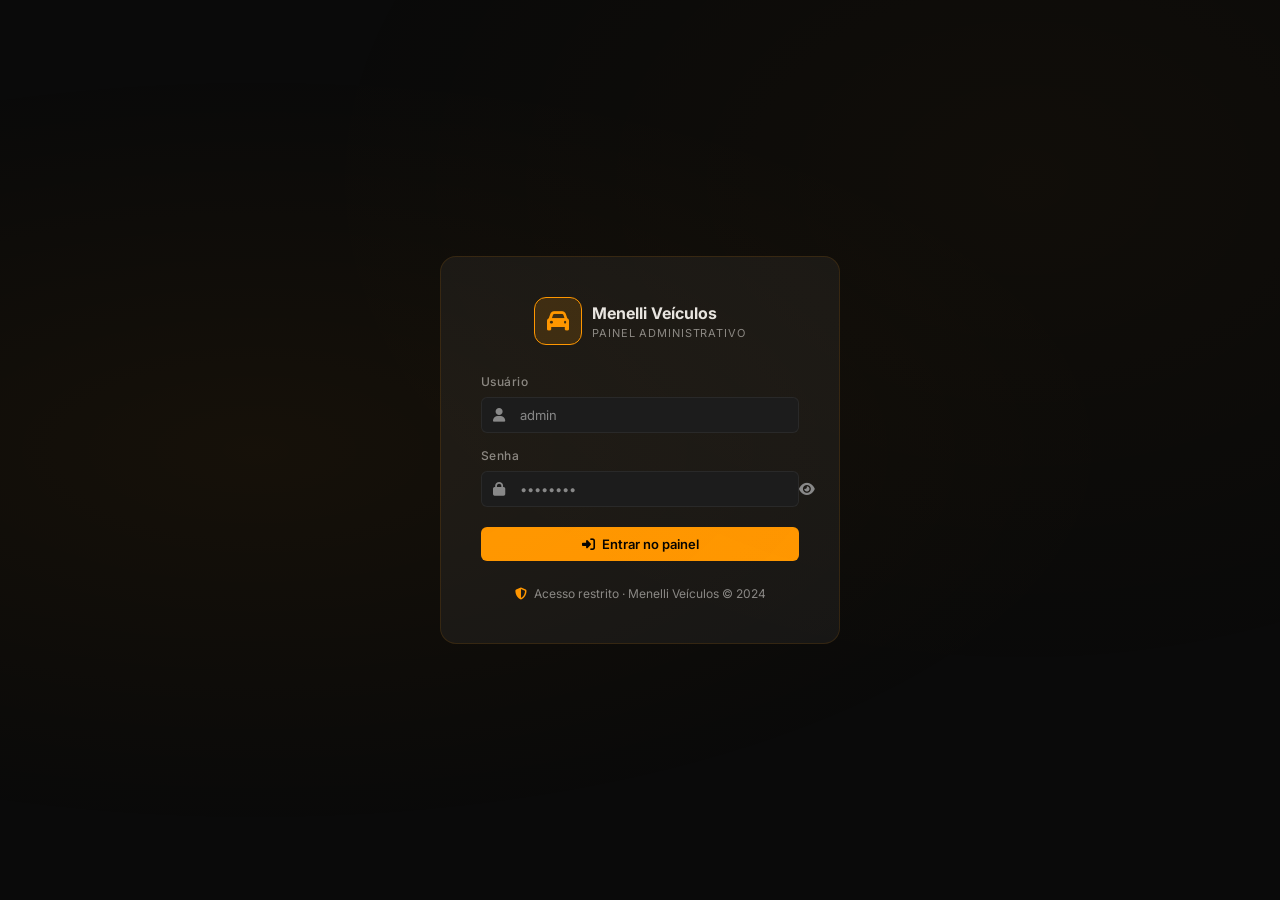
<file: pages/admin/index.html>
<!DOCTYPE html>
<html lang="pt-BR">
<head>
  <meta charset="UTF-8" />
  <meta name="viewport" content="width=device-width, initial-scale=1.0" />
  <title>Admin — Menelli Veículos</title>
  <meta name="robots" content="noindex, nofollow" />
  <link rel="stylesheet" href="../../styles/admin.css" />
  <link rel="stylesheet" href="https://cdnjs.cloudflare.com/ajax/libs/font-awesome/6.5.0/css/all.min.css" />
  <style>
    .login-page { position: relative; overflow: hidden; }
    .login-page::before {
      content: '';
      position: fixed; inset: 0;
      background: radial-gradient(ellipse at 20% 50%, rgba(255,151,0,0.05) 0%, transparent 60%),
                  radial-gradient(ellipse at 80% 20%, rgba(255,151,0,0.03) 0%, transparent 50%);
      pointer-events: none;
    }
    .login-card { animation: fadeUp 0.5s ease; }
    @keyframes fadeUp { from { opacity:0; transform:translateY(24px); } to { opacity:1; transform:translateY(0); } }
    .brand-line { display: flex; align-items: center; justify-content: center; gap: 10px; margin-bottom: 28px; }
    .brand-icon { width: 48px; height: 48px; border-radius: 12px; background: var(--gold-dim); border: 1px solid var(--gold); display: grid; place-items: center; color: var(--gold); font-size: 22px; }
    .input-wrap { position: relative; }
    .input-wrap i { position: absolute; left: 12px; top: 50%; transform: translateY(-50%); color: var(--muted); font-size: 14px; }
    .input-wrap .form-control { padding-left: 38px; }
    .input-wrap .eye-btn { position: absolute; right: 12px; top: 50%; transform: translateY(-50%); color: var(--muted); font-size: 14px; transition: color 0.2s; }
    .input-wrap .eye-btn:hover { color: var(--gold); }
    .login-footer { text-align: center; margin-top: 24px; font-size: 12px; color: var(--muted); }
  </style>
</head>
<body>
  <div class="login-page">
    <div class="login-card">
      <div class="brand-line">
        <div class="brand-icon"><i class="fas fa-car"></i></div>
        <div>
          <div style="font-size:16px;font-weight:700;">Menelli Veículos</div>
          <div style="font-size:11px;color:var(--muted);letter-spacing:0.08em;text-transform:uppercase;">Painel Administrativo</div>
        </div>
      </div>

      <div class="login-error" id="loginError"><i class="fas fa-exclamation-triangle"></i> <span id="loginErrorMsg"></span></div>

      <form id="loginForm">
        <div class="form-group" style="margin-bottom:14px;">
          <label>Usuário</label>
          <div class="input-wrap">
            <i class="fas fa-user"></i>
            <input type="text" id="inputUser" class="form-control" placeholder="admin" autocomplete="username" required />
          </div>
        </div>
        <div class="form-group" style="margin-bottom:20px;">
          <label>Senha</label>
          <div class="input-wrap">
            <i class="fas fa-lock"></i>
            <input type="password" id="inputPass" class="form-control" placeholder="••••••••" autocomplete="current-password" required />
            <button type="button" class="eye-btn" id="eyeBtn"><i class="fas fa-eye" id="eyeIcon"></i></button>
          </div>
        </div>
        <button type="submit" class="btn btn--gold btn--full" id="loginBtn">
          <i class="fas fa-sign-in-alt"></i> Entrar no painel
        </button>
      </form>

      <div class="login-footer">
        <i class="fas fa-shield-alt" style="color:var(--gold);margin-right:4px;"></i>
        Acesso restrito · Menelli Veículos © 2024
      </div>
    </div>
  </div>

  <script src="../../scripts/database/data.js"></script>
  <script src="../../scripts/admin/auth.js"></script>
  <script>
    // Redirect se já logado
    if (AuthService.isAuthenticated()) {
      window.location.href = 'dashboard.html';
    }

    // Toggle senha
    document.getElementById('eyeBtn').addEventListener('click', () => {
      const input = document.getElementById('inputPass');
      const icon  = document.getElementById('eyeIcon');
      if (input.type === 'password') {
        input.type = 'text';
        icon.className = 'fas fa-eye-slash';
      } else {
        input.type = 'password';
        icon.className = 'fas fa-eye';
      }
    });

    // Login
    document.getElementById('loginForm').addEventListener('submit', (e) => {
      e.preventDefault();
      const btn = document.getElementById('loginBtn');
      const errEl = document.getElementById('loginError');
      const errMsg = document.getElementById('loginErrorMsg');

      btn.innerHTML = '<i class="fas fa-spinner fa-spin"></i> Verificando...';
      btn.disabled = true;

      setTimeout(() => {
        const user = document.getElementById('inputUser').value.trim();
        const pass = document.getElementById('inputPass').value;
        const result = AuthService.login(user, pass);

        if (result.ok) {
          btn.innerHTML = '<i class="fas fa-check"></i> Sucesso!';
          btn.style.background = 'var(--success)';
          setTimeout(() => { window.location.href = 'dashboard.html'; }, 600);
        } else {
          errMsg.textContent = result.message;
          errEl.classList.add('show');
          btn.innerHTML = '<i class="fas fa-sign-in-alt"></i> Entrar no painel';
          btn.disabled = false;
          setTimeout(() => errEl.classList.remove('show'), 3500);
        }
      }, 500);
    });
  </script>
</body>
</html>
</file>
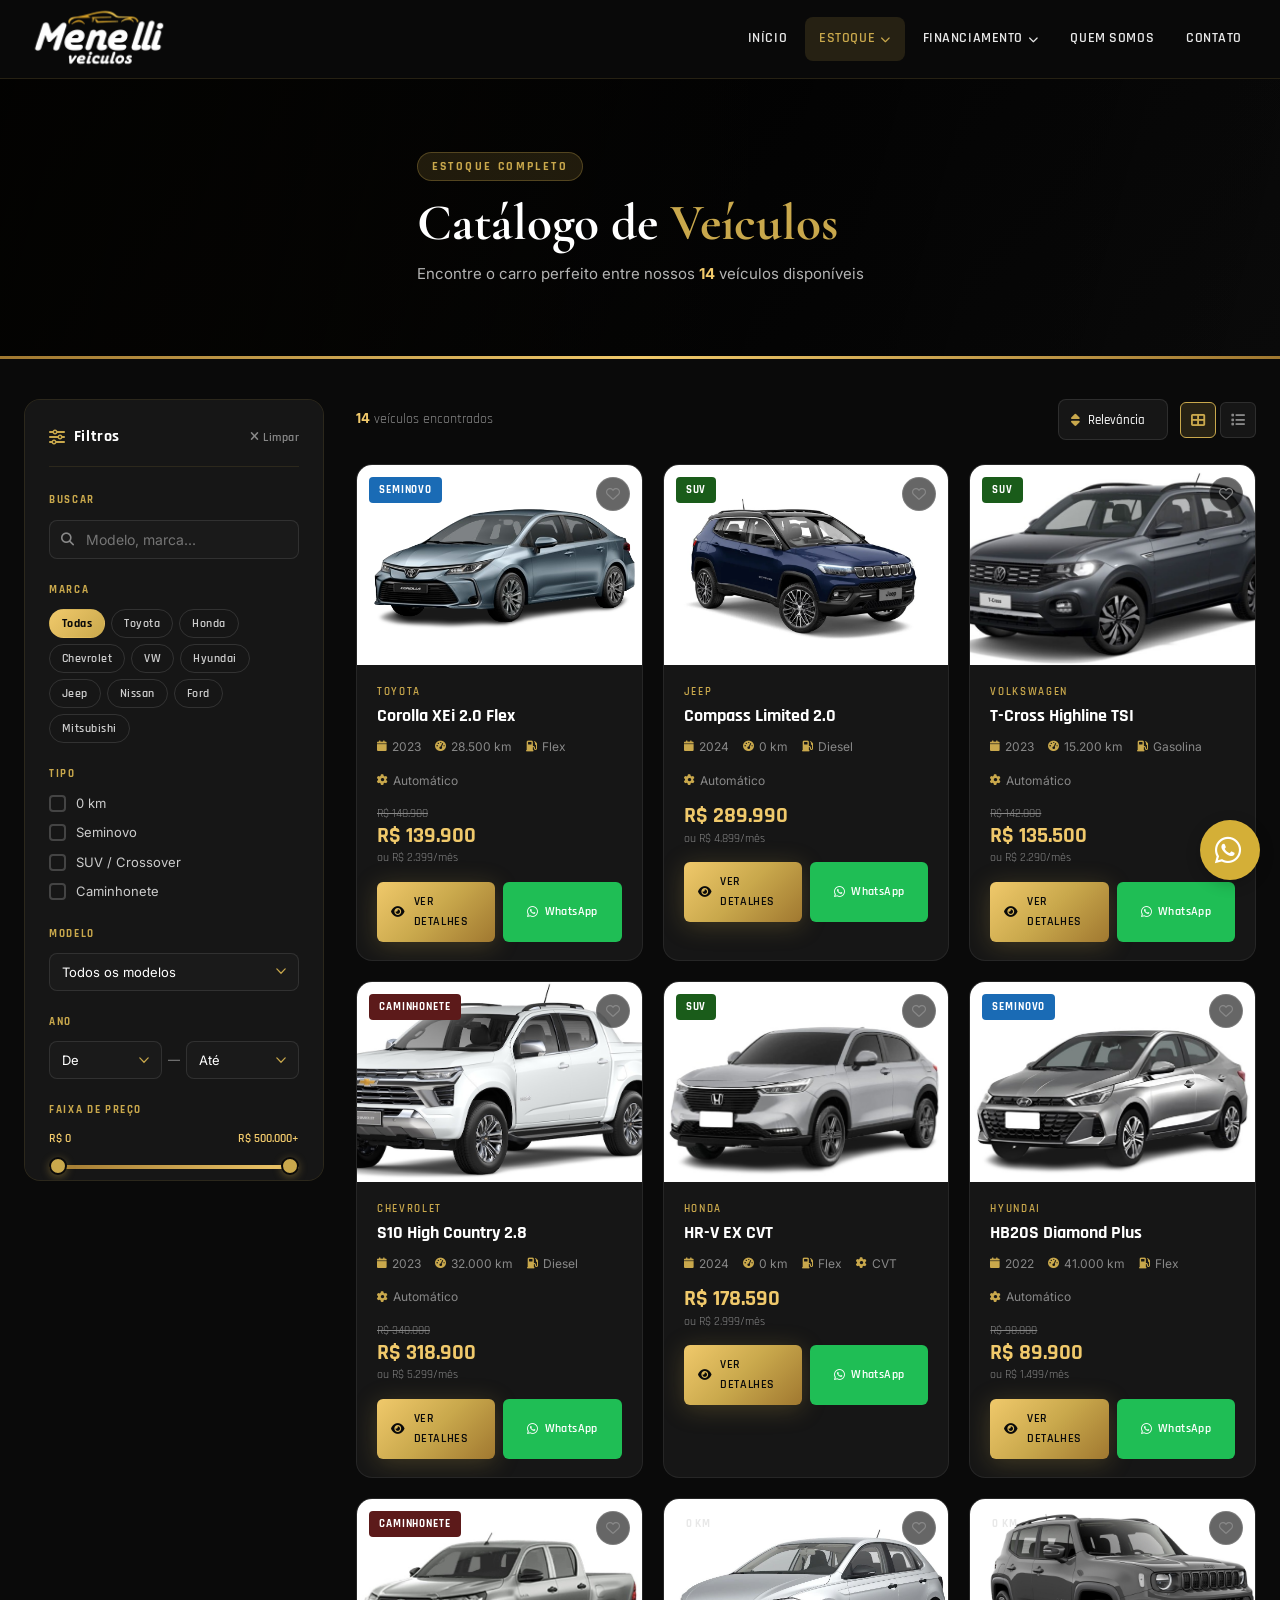
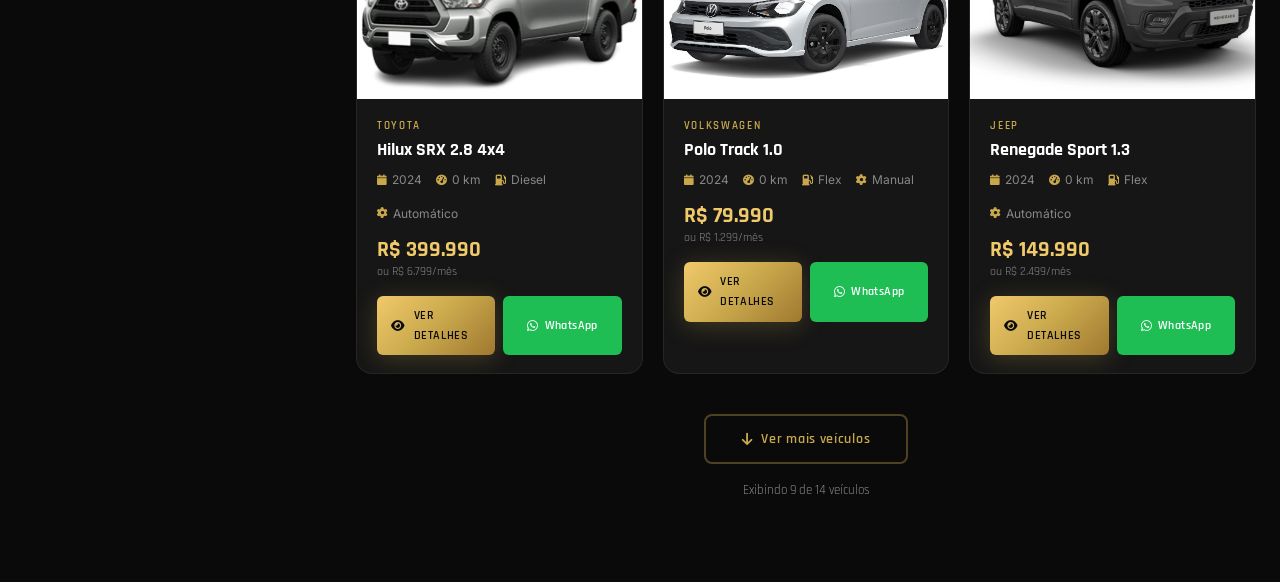
<file: pages/catalogo.html>
<!DOCTYPE html>
<html lang="pt-BR">

<head>
  <meta charset="UTF-8" />
  <meta name="viewport" content="width=device-width, initial-scale=1.0" />
  <title>Catálogo de Veículos — Menelli Veículos</title>
  <meta name="description" content="Explore o catálogo completo da Menelli Veículos. Filtre por marca, modelo, ano e preço. Os melhores seminovos e 0km de Linhares-ES." />
  <link rel="stylesheet" href="../styles/style.css" />
  <link rel="stylesheet" href="../styles/catalogo.css" />
  <link rel="preconnect" href="https://fonts.googleapis.com" />
  <link rel="preconnect" href="https://fonts.gstatic.com" crossorigin />
  <link href="https://fonts.googleapis.com/css2?family=Cormorant+Garamond:wght@400;600;700&family=Rajdhani:wght@400;500;600;700&family=Inter:wght@300;400;500&display=swap" rel="stylesheet" />
  <link rel="stylesheet" href="https://cdnjs.cloudflare.com/ajax/libs/font-awesome/6.5.0/css/all.min.css" />
</head>

<body>

  <!-- ===== HEADER / NAV ===== -->
  <header class="header" id="header">
    <div class="container header__inner">
      <a href="index.html" class="logo">
        <img src="../imagens/logo/logo.png" alt="Menelli Veículos" class="logo__img">
      </a>

      <nav class="nav" id="nav">
        <ul class="nav__list">
          <li class="nav__item"><a href="../index.html" class="nav__link">Início</a></li>
          <li class="nav__item has-dropdown">
            <a href="catalogo.html" class="nav__link active">Estoque <i class="fas fa-chevron-down"></i></a>
            <ul class="dropdown">
              <li><a href="catalogo.html?tipo=zerokm">Carros 0 km</a></li>
              <li><a href="catalogo.html?tipo=seminovo">Seminovos</a></li>
              <li><a href="catalogo.html?tipo=caminhonete">Caminhonetes</a></li>
              <li><a href="catalogo.html?tipo=suv">SUVs & Crossovers</a></li>
            </ul>
          </li>
          <li class="nav__item has-dropdown">
            <a href="../index.html#financiamento" class="nav__link">Financiamento <i class="fas fa-chevron-down"></i></a>
            <ul class="dropdown">
              <li><a href="../index.html#financiamento">Simule seu crédito</a></li>
              <li><a href="#">Consórcio</a></li>
              <li><a href="#">PCD / Deficiente</a></li>
            </ul>
          </li>
          <li class="nav__item"><a href="index.html#sobre" class="nav__link">Quem Somos</a></li>
          <li class="nav__item"><a href="index.html#contato" class="nav__link">Contato</a></li>
        </ul>
      </nav>

      <button class="hamburger" id="hamburger" aria-label="Menu">
        <span></span><span></span><span></span>
      </button>
    </div>
  </header>

  <!-- ===== PAGE HERO ===== -->
  <section class="cat-hero">
    <div class="cat-hero__overlay"></div>
    <div class="container cat-hero__content">
      <span class="section-tag">Estoque Completo</span>
      <h1 class="cat-hero__title">Catálogo de <span>Veículos</span></h1>
      <p class="cat-hero__sub">Encontre o carro perfeito entre nossos <strong id="totalVehicles">0</strong> veículos disponíveis</p>
    </div>
  </section>

  <!-- ===== CONTEÚDO PRINCIPAL ===== -->
  <div class="cat-layout container">

    <!-- ===== SIDEBAR FILTROS ===== -->
    <aside class="cat-sidebar" id="catSidebar">
      <div class="cat-sidebar__header">
        <h2><i class="fas fa-sliders-h"></i> Filtros</h2>
        <button class="cat-sidebar__clear" id="btnClearFilters">
          <i class="fas fa-times"></i> Limpar
        </button>
      </div>

      <!-- Busca por palavra-chave -->
      <div class="filter-group">
        <label class="filter-group__label">Buscar</label>
        <div class="filter-search-input">
          <i class="fas fa-search"></i>
          <input type="text" id="catSearch" placeholder="Modelo, marca..." />
        </div>
      </div>

      <!-- Marca -->
      <div class="filter-group">
        <label class="filter-group__label">Marca</label>
        <div class="brand-pills" id="brandPills">
          <button class="brand-pill active" data-brand="">Todas</button>
          <button class="brand-pill" data-brand="Toyota">Toyota</button>
          <button class="brand-pill" data-brand="Honda">Honda</button>
          <button class="brand-pill" data-brand="Chevrolet">Chevrolet</button>
          <button class="brand-pill" data-brand="Volkswagen">VW</button>
          <button class="brand-pill" data-brand="Hyundai">Hyundai</button>
          <button class="brand-pill" data-brand="Jeep">Jeep</button>
          <button class="brand-pill" data-brand="Nissan">Nissan</button>
          <button class="brand-pill" data-brand="Ford">Ford</button>
          <button class="brand-pill" data-brand="Mitsubishi">Mitsubishi</button>
        </div>
      </div>

      <!-- Tipo / Categoria -->
      <div class="filter-group">
        <label class="filter-group__label">Tipo</label>
        <div class="filter-checkboxes" id="filterTipo">
          <label class="filter-checkbox">
            <input type="checkbox" value="zerokm" /> <span>0 km</span>
          </label>
          <label class="filter-checkbox">
            <input type="checkbox" value="seminovo" /> <span>Seminovo</span>
          </label>
          <label class="filter-checkbox">
            <input type="checkbox" value="suv" /> <span>SUV / Crossover</span>
          </label>
          <label class="filter-checkbox">
            <input type="checkbox" value="caminhonete" /> <span>Caminhonete</span>
          </label>
        </div>
      </div>

      <!-- Modelo (dinâmico via JS) -->
      <div class="filter-group" id="modelGroupWrapper">
        <label class="filter-group__label">Modelo</label>
        <select id="filterModelo" class="filter-select">
          <option value="">Todos os modelos</option>
        </select>
      </div>

      <!-- Ano -->
      <div class="filter-group">
        <label class="filter-group__label">Ano</label>
        <div class="filter-range-row">
          <select id="filterAnoMin" class="filter-select filter-select--half">
            <option value="">De</option>
            <option value="2019">2019</option>
            <option value="2020">2020</option>
            <option value="2021">2021</option>
            <option value="2022">2022</option>
            <option value="2023">2023</option>
            <option value="2024">2024</option>
            <option value="2025">2025</option>
          </select>
          <span class="filter-range-sep">—</span>
          <select id="filterAnoMax" class="filter-select filter-select--half">
            <option value="">Até</option>
            <option value="2019">2019</option>
            <option value="2020">2020</option>
            <option value="2021">2021</option>
            <option value="2022">2022</option>
            <option value="2023">2023</option>
            <option value="2024">2024</option>
            <option value="2025">2025</option>
          </select>
        </div>
      </div>

      <!-- Preço -->
      <div class="filter-group">
        <label class="filter-group__label">Faixa de Preço</label>
        <div class="price-range-display">
          <span id="priceMinLabel">R$ 0</span>
          <span id="priceMaxLabel">R$ 500.000+</span>
        </div>
        <div class="price-range-track">
          <input type="range" id="priceRangeMin" min="0" max="500000" step="5000" value="0" />
          <input type="range" id="priceRangeMax" min="0" max="500000" step="5000" value="500000" />
          <div class="price-range-fill" id="priceRangeFill"></div>
        </div>
      </div>

      <!-- Combustível -->
      <div class="filter-group">
        <label class="filter-group__label">Combustível</label>
        <div class="filter-checkboxes" id="filterCombustivel">
          <label class="filter-checkbox">
            <input type="checkbox" value="Flex" /> <span>Flex</span>
          </label>
          <label class="filter-checkbox">
            <input type="checkbox" value="Gasolina" /> <span>Gasolina</span>
          </label>
          <label class="filter-checkbox">
            <input type="checkbox" value="Diesel" /> <span>Diesel</span>
          </label>
          <label class="filter-checkbox">
            <input type="checkbox" value="Elétrico" /> <span>Elétrico</span>
          </label>
        </div>
      </div>

      <!-- Câmbio -->
      <div class="filter-group">
        <label class="filter-group__label">Câmbio</label>
        <div class="filter-checkboxes" id="filterCambio">
          <label class="filter-checkbox">
            <input type="checkbox" value="Automático" /> <span>Automático</span>
          </label>
          <label class="filter-checkbox">
            <input type="checkbox" value="Manual" /> <span>Manual</span>
          </label>
          <label class="filter-checkbox">
            <input type="checkbox" value="CVT" /> <span>CVT</span>
          </label>
        </div>
      </div>

      <button class="btn btn--gold w-full cat-sidebar__apply" id="btnApplyFilters">
        <i class="fas fa-search"></i> Aplicar Filtros
      </button>
    </aside>

    <!-- ===== ÁREA DE RESULTADOS ===== -->
    <main class="cat-main">

      <!-- Barra de controles -->
      <div class="cat-controls">
        <div class="cat-controls__left">
          <span class="cat-results-count"><strong id="resultsCount">0</strong> veículos encontrados</span>
          <!-- Active filters chips -->
          <div class="active-filters" id="activeFilters"></div>
        </div>
        <div class="cat-controls__right">
          <div class="cat-sort">
            <label><i class="fas fa-sort"></i></label>
            <select id="catSort">
              <option value="default">Relevância</option>
              <option value="price-asc">Menor preço</option>
              <option value="price-desc">Maior preço</option>
              <option value="year-desc">Mais recente</option>
              <option value="year-asc">Mais antigo</option>
              <option value="km-asc">Menor KM</option>
            </select>
          </div>
          <div class="view-toggle">
            <button class="view-btn active" id="viewGrid" title="Grade" aria-label="Visualização em grade">
              <i class="fas fa-th-large"></i>
            </button>
            <button class="view-btn" id="viewList" title="Lista" aria-label="Visualização em lista">
              <i class="fas fa-list"></i>
            </button>
          </div>
          <!-- Mobile filter toggle -->
          <button class="btn-filter-mobile" id="btnFilterMobile">
            <i class="fas fa-sliders-h"></i> Filtros
          </button>
        </div>
      </div>

      <!-- Grid de cards -->
      <div class="cat-grid" id="catGrid">
        <!-- Preenchido via JS -->
      </div>

      <!-- Paginação / Load more -->
      <div class="cat-pagination" id="catPagination">
        <button class="cat-load-more" id="catLoadMore">
          <i class="fas fa-arrow-down"></i> Ver mais veículos
        </button>
        <div class="cat-page-info" id="catPageInfo"></div>
      </div>

    </main>
  </div>

  <!-- ===== OVERLAY FILTROS MOBILE ===== -->
  <div class="sidebar-overlay" id="sidebarOverlay"></div>

  <!-- ===== WHATSAPP FLUTUANTE ===== -->
  <div class="whatsapp-container" id="waButton" onclick="toggleWaModal()">
    <div class="whatsapp-content">
      <span class="whatsapp-text">Fale Conosco</span>
      <i class="fab fa-whatsapp whatsapp-icon"></i>
    </div>
  </div>

  <div class="wa-modal" id="waModal">
    <div class="wa-header">
      <div class="wa-header-info">
        <i class="fab fa-whatsapp"></i>
        <span>Tire suas dúvidas</span>
      </div>
      <button class="wa-close" onclick="toggleWaModal()">&times;</button>
    </div>
    <div class="wa-body">
      <div class="wa-msg">Olá! Como podemos ajudar você hoje?</div>
      <button class="wa-opt" onclick="sendWaMsg('Gostaria de um orçamento direto.')">💸 Orçamento</button>
      <button class="wa-opt" onclick="sendWaMsg('Quero saber como funciona o serviço.')">🤔 Como funciona?</button>
      <hr style="margin: 15px 0; border: 0; border-top: 1px solid #eee;">
      <div class="wa-footer">
        <input type="text" id="waName" placeholder="Seu nome">
        <textarea id="waInput" placeholder="Sua dúvida aqui..." rows="2"></textarea>
        <button class="wa-send-btn" onclick="sendWaInput()">Enviar Mensagem</button>
      </div>
    </div>
  </div>

  <!-- ===== BACK TO TOP ===== -->
  <button class="back-top" id="backTop" aria-label="Voltar ao topo">
    <i class="fas fa-chevron-up"></i>
  </button>

  <script src="../scripts/modal-whatsapp.js"></script>
  <script src="../scripts/catalogo.js"></script>
</body>

</html>
</file>
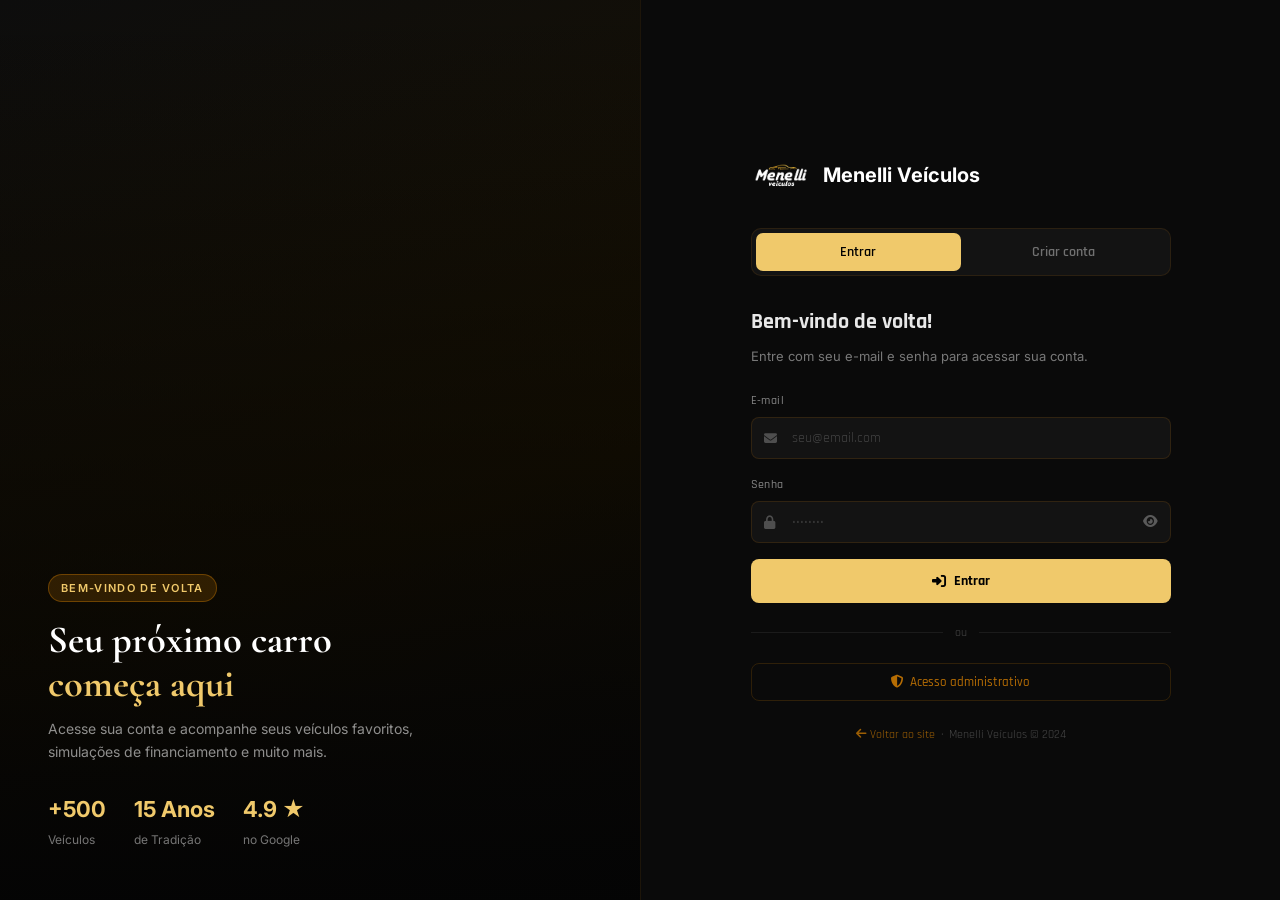
<file: pages/login.html>
<!DOCTYPE html>
<html lang="pt-BR">
<head>
  <meta charset="UTF-8" />
  <meta name="viewport" content="width=device-width, initial-scale=1.0" />
  <title>Login — Menelli Veículos</title>
  <meta name="description" content="Acesse sua conta Menelli Veículos e gerencie seus favoritos, simulações e pedidos." />
  <link rel="preconnect" href="https://fonts.googleapis.com" />
  <link rel="preconnect" href="https://fonts.gstatic.com" crossorigin />
  <link href="https://fonts.googleapis.com/css2?family=Cormorant+Garamond:wght@400;600;700&family=Rajdhani:wght@500;600;700&family=Inter:wght@300;400;500;600&display=swap" rel="stylesheet" />
  <link rel="stylesheet" href="https://cdnjs.cloudflare.com/ajax/libs/font-awesome/6.5.0/css/all.min.css" />
  <link rel="stylesheet" href="../styles/style.css" />
  <style>
    /* ---- Page layout ---- */
    .auth-page {
      min-height: 100vh;
      display: grid;
      grid-template-columns: 1fr 1fr;
      background: var(--black);
    }
    /* ---- Left panel (visual) ---- */
    .auth-panel {
      position: relative;
      overflow: hidden;
      display: flex;
      flex-direction: column;
      justify-content: flex-end;
      padding: 48px;
      background: linear-gradient(160deg, #0d0d0d 0%, #1a1200 60%, #0d0d0d 100%);
    }
    .auth-panel::before {
      content: '';
      position: absolute;
      inset: 0;
      background-image: url('https://images.unsplash.com/photo-1503376780353-7e6692767b70?w=1200&q=80');
      background-size: cover;
      background-position: center;
      opacity: 0.18;
    }
    .auth-panel::after {
      content: '';
      position: absolute;
      inset: 0;
      background: linear-gradient(to top, rgba(4,4,4,0.98) 0%, rgba(4,4,4,0.4) 60%, transparent 100%);
    }
    .auth-panel__content { position: relative; z-index: 1; }
    .auth-panel__tag {
      display: inline-block;
      background: rgba(255,151,0,0.15);
      border: 1px solid rgba(255,151,0,0.3);
      color: var(--gold-light);
      font-size: 11px;
      font-weight: 600;
      letter-spacing: 0.12em;
      text-transform: uppercase;
      padding: 4px 12px;
      border-radius: 20px;
      margin-bottom: 16px;
    }
    .auth-panel__title {
      font-family: var(--font-display);
      font-size: clamp(28px, 3vw, 42px);
      font-weight: 700;
      line-height: 1.15;
      margin-bottom: 12px;
      color: var(--white);
    }
    .auth-panel__title span { color: var(--gold-light); }
    .auth-panel__sub { font-size: 14px; color: rgba(255,255,255,0.55); margin-bottom: 28px; max-width: 380px; line-height: 1.6; }
    .auth-panel__stats { display: flex; gap: 28px; }
    .auth-stat strong { display: block; font-size: 22px; font-weight: 700; color: var(--gold-light); }
    .auth-stat span { font-size: 12px; color: rgba(255,255,255,0.45); }

    /* ---- Right panel (form) ---- */
    .auth-form-panel {
      display: flex;
      align-items: center;
      justify-content: center;
      padding: 40px 32px;
      background: var(--black);
      border-left: 1px solid rgba(255,151,0,0.08);
    }
    .auth-box {
      width: 100%;
      max-width: 420px;
    }
    .auth-logo {
      display: flex;
      align-items: center;
      gap: 12px;
      margin-bottom: 32px;
      text-decoration: none;
    }
    .auth-logo img { height: 40px; }
    .auth-logo span { font-family: var(--font-heading); font-size: 20px; font-weight: 700; color: var(--white); }

    /* Tabs */
    .auth-tabs {
      display: flex;
      background: rgba(255,255,255,0.04);
      border: 1px solid rgba(255,151,0,0.1);
      border-radius: 10px;
      padding: 4px;
      margin-bottom: 28px;
    }
    .auth-tab {
      flex: 1;
      padding: 10px;
      border-radius: 7px;
      font-size: 14px;
      font-weight: 600;
      color: rgba(255,255,255,0.4);
      transition: all 0.25s ease;
      font-family: var(--font-ui);
      border: none;
      background: none;
      cursor: pointer;
    }
    .auth-tab.active {
      background: var(--gold-light);
      color: #000;
    }

    /* Form */
    .auth-form-title { font-size: 22px; font-weight: 700; margin-bottom: 6px; font-family: var(--font-ui); }
    .auth-form-sub   { font-size: 13px; color: rgba(255,255,255,0.45); margin-bottom: 24px; }

    .auth-field { margin-bottom: 16px; }
    .auth-field label { display: block; font-size: 12px; color: rgba(255,255,255,0.5); font-weight: 500; margin-bottom: 6px; letter-spacing: 0.04em; font-family: var(--font-ui); }
    .auth-input-wrap { position: relative; }
    .auth-input-wrap i.prefix { position: absolute; left: 13px; top: 50%; transform: translateY(-50%); color: rgba(255,255,255,0.25); font-size: 13px; pointer-events: none; }
    .auth-input {
      width: 100%;
      background: rgba(255,255,255,0.04);
      border: 1px solid rgba(255,151,0,0.12);
      color: var(--white);
      border-radius: 8px;
      padding: 11px 13px 11px 40px;
      font-size: 14px;
      font-family: var(--font-ui);
      transition: border-color 0.2s, background 0.2s;
    }
    .auth-input:focus { outline: none; border-color: var(--gold-light); background: rgba(255,151,0,0.04); }
    .auth-input::placeholder { color: rgba(255,255,255,0.2); }
    .eye-btn { position: absolute; right: 13px; top: 50%; transform: translateY(-50%); color: rgba(255,255,255,0.3); font-size: 13px; transition: color 0.2s; background: none; border: none; cursor: pointer; }
    .eye-btn:hover { color: var(--gold-light); }

    .auth-error {
      background: rgba(229,62,62,0.1);
      border: 1px solid rgba(229,62,62,0.3);
      color: #fc8181;
      padding: 10px 14px;
      border-radius: 8px;
      font-size: 13px;
      margin-bottom: 16px;
      display: none;
      font-family: var(--font-ui);
    }
    .auth-error.show { display: flex; align-items: center; gap: 8px; }

    .btn-auth {
      width: 100%;
      padding: 13px;
      background: var(--gold-light);
      color: #000;
      font-weight: 700;
      font-size: 14px;
      border-radius: 8px;
      border: none;
      cursor: pointer;
      font-family: var(--font-ui);
      display: flex;
      align-items: center;
      justify-content: center;
      gap: 8px;
      transition: background 0.2s, transform 0.15s;
      margin-top: 4px;
    }
    .btn-auth:hover { background: #ffb020; transform: translateY(-1px); }
    .btn-auth:active { transform: translateY(0); }

    .auth-divider { display: flex; align-items: center; gap: 12px; margin: 20px 0; }
    .auth-divider::before, .auth-divider::after { content:''; flex:1; height:1px; background: rgba(255,255,255,0.07); }
    .auth-divider span { font-size: 12px; color: rgba(255,255,255,0.25); font-family: var(--font-ui); }

    .auth-admin-link {
      display: flex;
      align-items: center;
      justify-content: center;
      gap: 6px;
      padding: 10px;
      border: 1px solid rgba(255,151,0,0.15);
      border-radius: 8px;
      color: rgba(255,151,0,0.7);
      font-size: 13px;
      font-family: var(--font-ui);
      font-weight: 500;
      transition: all 0.2s;
      text-decoration: none;
      cursor: pointer;
      background: none;
      width: 100%;
    }
    .auth-admin-link:hover { border-color: var(--gold-light); color: var(--gold-light); background: rgba(255,151,0,0.05); }

    .auth-footer { margin-top: 24px; text-align: center; font-size: 12px; color: rgba(255,255,255,0.25); font-family: var(--font-ui); }
    .auth-footer a { color: rgba(255,151,0,0.6); text-decoration: none; }
    .auth-footer a:hover { color: var(--gold-light); }

    /* Responsive */
    @media (max-width: 768px) {
      .auth-page { grid-template-columns: 1fr; }
      .auth-panel { display: none; }
      .auth-form-panel { padding: 28px 20px; min-height: 100vh; border: none; }
    }
  </style>
</head>
<body>
<div class="auth-page">

  <!-- ===== LEFT: Visual Panel ===== -->
  <div class="auth-panel">
    <div class="auth-panel__content">
      <span class="auth-panel__tag">Bem-vindo de volta</span>
      <h1 class="auth-panel__title">Seu próximo carro<br /><span>começa aqui</span></h1>
      <p class="auth-panel__sub">Acesse sua conta e acompanhe seus veículos favoritos, simulações de financiamento e muito mais.</p>
      <div class="auth-panel__stats">
        <div class="auth-stat"><strong>+500</strong><span>Veículos</span></div>
        <div class="auth-stat"><strong>15 Anos</strong><span>de Tradição</span></div>
        <div class="auth-stat"><strong>4.9 ★</strong><span>no Google</span></div>
      </div>
    </div>
  </div>

  <!-- ===== RIGHT: Form Panel ===== -->
  <div class="auth-form-panel">
    <div class="auth-box">

      <a href="../index.html" class="auth-logo">
        <img src="../imagens/logo/logo.png" alt="Menelli Veículos" onerror="this.style.display='none'" />
        <span>Menelli Veículos</span>
      </a>

      <!-- Tabs -->
      <div class="auth-tabs">
        <button class="auth-tab active" id="tabLoginBtn" onclick="showTab('login')">Entrar</button>
        <button class="auth-tab" id="tabRegisterBtn" onclick="showTab('register')">Criar conta</button>
      </div>

      <!-- Error -->
      <div class="auth-error" id="authError"><i class="fas fa-exclamation-circle"></i> <span id="authErrorMsg"></span></div>

      <!-- ===== FORM: Login ===== -->
      <div id="formLogin">
        <div class="auth-form-title">Bem-vindo de volta!</div>
        <div class="auth-form-sub">Entre com seu e-mail e senha para acessar sua conta.</div>

        <form id="loginForm" novalidate>
          <div class="auth-field">
            <label>E-mail</label>
            <div class="auth-input-wrap">
              <i class="fas fa-envelope prefix"></i>
              <input type="email" id="loginEmail" class="auth-input" placeholder="seu@email.com" autocomplete="email" required />
            </div>
          </div>
          <div class="auth-field">
            <label>Senha</label>
            <div class="auth-input-wrap">
              <i class="fas fa-lock prefix"></i>
              <input type="password" id="loginPass" class="auth-input" placeholder="••••••••" autocomplete="current-password" required />
              <button type="button" class="eye-btn" onclick="togglePass('loginPass', this)"><i class="fas fa-eye"></i></button>
            </div>
          </div>
          <button type="submit" class="btn-auth" id="loginBtn">
            <i class="fas fa-sign-in-alt"></i> Entrar
          </button>
        </form>

        <div class="auth-divider"><span>ou</span></div>

        <button class="auth-admin-link" onclick="showAdminLogin()">
          <i class="fas fa-shield-alt"></i> Acesso administrativo
        </button>
      </div>

      <!-- ===== FORM: Register ===== -->
      <div id="formRegister" style="display:none;">
        <div class="auth-form-title">Crie sua conta</div>
        <div class="auth-form-sub">Cadastre-se para salvar favoritos e acompanhar suas simulações.</div>

        <form id="registerForm" novalidate>
          <div class="auth-field">
            <label>Nome completo <span style="color:var(--gold-light);">*</span></label>
            <div class="auth-input-wrap">
              <i class="fas fa-user prefix"></i>
              <input type="text" id="regNome" class="auth-input" placeholder="Seu nome completo" required />
            </div>
          </div>
          <div class="auth-field">
            <label>E-mail <span style="color:var(--gold-light);">*</span></label>
            <div class="auth-input-wrap">
              <i class="fas fa-envelope prefix"></i>
              <input type="email" id="regEmail" class="auth-input" placeholder="seu@email.com" autocomplete="email" required />
            </div>
          </div>
          <div class="auth-field">
            <label>WhatsApp / Telefone</label>
            <div class="auth-input-wrap">
              <i class="fas fa-phone prefix"></i>
              <input type="tel" id="regTel" class="auth-input" placeholder="(27) 99999-9999" />
            </div>
          </div>
          <div class="auth-field">
            <label>Senha <span style="color:var(--gold-light);">*</span></label>
            <div class="auth-input-wrap">
              <i class="fas fa-lock prefix"></i>
              <input type="password" id="regPass" class="auth-input" placeholder="Mínimo 6 caracteres" required />
              <button type="button" class="eye-btn" onclick="togglePass('regPass', this)"><i class="fas fa-eye"></i></button>
            </div>
          </div>
          <button type="submit" class="btn-auth" id="registerBtn">
            <i class="fas fa-user-plus"></i> Criar minha conta
          </button>
        </form>
      </div>

      <!-- ===== FORM: Admin Login ===== -->
      <div id="formAdmin" style="display:none;">
        <button onclick="showTab('login')" style="background:none;border:none;color:rgba(255,255,255,0.4);font-size:13px;cursor:pointer;margin-bottom:16px;display:flex;align-items:center;gap:6px;font-family:var(--font-ui);">
          <i class="fas fa-arrow-left"></i> Voltar
        </button>
        <div class="auth-form-title">Acesso Admin</div>
        <div class="auth-form-sub">Área restrita para administradores da Menelli Veículos.</div>

        <form id="adminForm" novalidate>
          <div class="auth-field">
            <label>Usuário admin</label>
            <div class="auth-input-wrap">
              <i class="fas fa-user-shield prefix"></i>
              <input type="text" id="adminUser" class="auth-input" placeholder="admin" autocomplete="username" />
            </div>
          </div>
          <div class="auth-field">
            <label>Senha</label>
            <div class="auth-input-wrap">
              <i class="fas fa-lock prefix"></i>
              <input type="password" id="adminPass" class="auth-input" placeholder="••••••••" />
              <button type="button" class="eye-btn" onclick="togglePass('adminPass', this)"><i class="fas fa-eye"></i></button>
            </div>
          </div>
          <button type="submit" class="btn-auth" id="adminBtn">
            <i class="fas fa-shield-alt"></i> Entrar no Dashboard
          </button>
        </form>
      </div>

      <div class="auth-footer">
        <a href="../index.html"><i class="fas fa-arrow-left"></i> Voltar ao site</a>
        &nbsp;·&nbsp;
        Menelli Veículos © 2024
      </div>

    </div>
  </div>
</div>

<script src="../scripts/database/data.js"></script>
<script src="../scripts/admin/auth.js"></script>
<script src="../scripts/database/user-auth.js"></script>
<script>
  /* ---- Se já logado, redireciona ---- */
  (function() {
    if (AuthService.isAuthenticated()) { window.location.href = 'admin/dashboard.html'; return; }
    if (UserAuthService.isAuthenticated()) { window.location.href = 'minha-conta.html'; return; }
  })();

  /* ---- Tabs ---- */
  function showTab(tab) {
    document.getElementById('formLogin').style.display    = 'none';
    document.getElementById('formRegister').style.display = 'none';
    document.getElementById('formAdmin').style.display    = 'none';
    document.getElementById('tabLoginBtn').classList.remove('active');
    document.getElementById('tabRegisterBtn').classList.remove('active');
    clearError();

    if (tab === 'login')    { document.getElementById('formLogin').style.display    = 'block'; document.getElementById('tabLoginBtn').classList.add('active'); }
    if (tab === 'register') { document.getElementById('formRegister').style.display = 'block'; document.getElementById('tabRegisterBtn').classList.add('active'); }
    if (tab === 'admin')    { document.getElementById('formAdmin').style.display    = 'block'; }
  }

  function showAdminLogin() { showTab('admin'); }

  /* ---- Helpers ---- */
  function togglePass(inputId, btn) {
    const inp = document.getElementById(inputId);
    const icon = btn.querySelector('i');
    if (inp.type === 'password') { inp.type = 'text'; icon.className = 'fas fa-eye-slash'; }
    else { inp.type = 'password'; icon.className = 'fas fa-eye'; }
  }

  function showError(msg) {
    const el = document.getElementById('authError');
    document.getElementById('authErrorMsg').textContent = msg;
    el.classList.add('show');
  }
  function clearError() { document.getElementById('authError').classList.remove('show'); }

  function setLoading(btnId, loading) {
    const btn = document.getElementById(btnId);
    if (loading) { btn.disabled = true; btn.style.opacity = '0.7'; btn.innerHTML = '<i class="fas fa-spinner fa-spin"></i> Aguarde...'; }
    else { btn.disabled = false; btn.style.opacity = '1'; }
  }

  /* ---- Login de usuário ---- */
  document.getElementById('loginForm').addEventListener('submit', e => {
    e.preventDefault();
    clearError();
    const email = document.getElementById('loginEmail').value.trim();
    const pass  = document.getElementById('loginPass').value;
    if (!email || !pass) { showError('Preencha e-mail e senha.'); return; }

    setLoading('loginBtn', true);
    setTimeout(() => {
      const result = UserAuthService.login(email, pass);
      if (result.ok) {
        document.getElementById('loginBtn').innerHTML = '<i class="fas fa-check"></i> Entrando...';
        document.getElementById('loginBtn').style.background = '#38a169';
        setTimeout(() => { window.location.href = 'minha-conta.html'; }, 600);
      } else {
        showError(result.message);
        document.getElementById('loginBtn').innerHTML = '<i class="fas fa-sign-in-alt"></i> Entrar';
        setLoading('loginBtn', false);
      }
    }, 500);
  });

  /* ---- Cadastro ---- */
  document.getElementById('registerForm').addEventListener('submit', e => {
    e.preventDefault();
    clearError();
    const nome  = document.getElementById('regNome').value.trim();
    const email = document.getElementById('regEmail').value.trim();
    const tel   = document.getElementById('regTel').value.trim();
    const pass  = document.getElementById('regPass').value;

    if (!nome || !email || !pass) { showError('Preencha os campos obrigatórios.'); return; }
    if (pass.length < 6) { showError('A senha deve ter no mínimo 6 caracteres.'); return; }

    setLoading('registerBtn', true);
    setTimeout(() => {
      const result = UserAuthService.register({ nome, email, telefone: tel, password: pass });
      if (result.ok) {
        document.getElementById('registerBtn').innerHTML = '<i class="fas fa-check"></i> Conta criada!';
        document.getElementById('registerBtn').style.background = '#38a169';
        setTimeout(() => { window.location.href = 'minha-conta.html'; }, 600);
      } else {
        showError(result.message);
        document.getElementById('registerBtn').innerHTML = '<i class="fas fa-user-plus"></i> Criar minha conta';
        setLoading('registerBtn', false);
      }
    }, 500);
  });

  /* ---- Login admin ---- */
  document.getElementById('adminForm').addEventListener('submit', e => {
    e.preventDefault();
    clearError();
    const user = document.getElementById('adminUser').value.trim();
    const pass = document.getElementById('adminPass').value;
    if (!user || !pass) { showError('Preencha usuário e senha.'); return; }

    setLoading('adminBtn', true);
    setTimeout(() => {
      const result = AuthService.login(user, pass);
      if (result.ok) {
        document.getElementById('adminBtn').innerHTML = '<i class="fas fa-check"></i> Redirecionando...';
        document.getElementById('adminBtn').style.background = '#38a169';
        setTimeout(() => { window.location.href = 'admin/dashboard.html'; }, 600);
      } else {
        showError(result.message);
        document.getElementById('adminBtn').innerHTML = '<i class="fas fa-shield-alt"></i> Entrar no Dashboard';
        setLoading('adminBtn', false);
      }
    }, 500);
  });

  window.showTab        = showTab;
  window.showAdminLogin = showAdminLogin;
  window.togglePass     = togglePass;
</script>
</body>
</html>
</file>
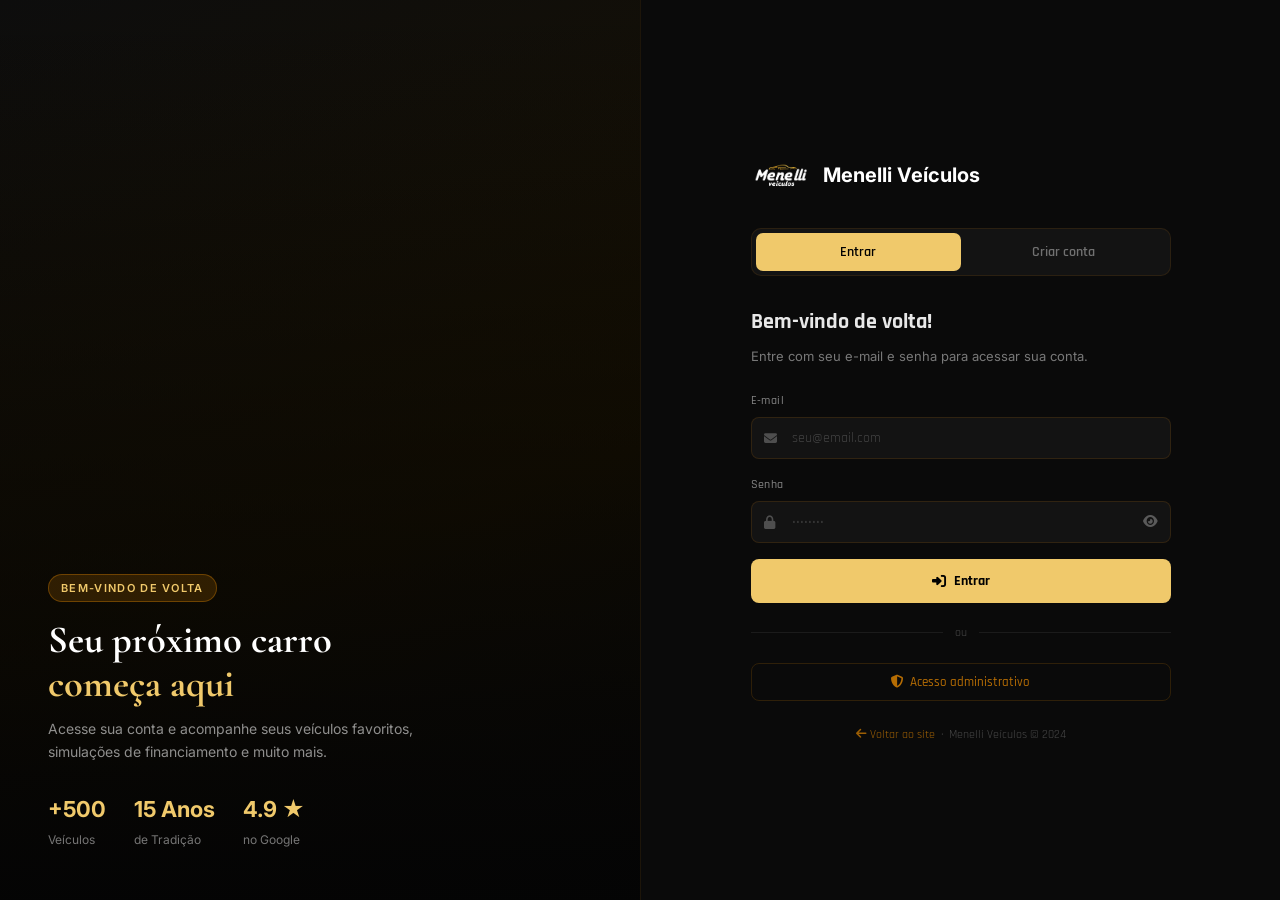
<file: pages/minha-conta.html>
<!DOCTYPE html>
<html lang="pt-BR">
<head>
  <meta charset="UTF-8" />
  <meta name="viewport" content="width=device-width, initial-scale=1.0" />
  <title>Minha Conta — Menelli Veículos</title>
  <link rel="preconnect" href="https://fonts.googleapis.com" />
  <link rel="preconnect" href="https://fonts.gstatic.com" crossorigin />
  <link href="https://fonts.googleapis.com/css2?family=Cormorant+Garamond:wght@400;600;700&family=Rajdhani:wght@500;600;700&family=Inter:wght@300;400;500;600&display=swap" rel="stylesheet" />
  <link rel="stylesheet" href="https://cdnjs.cloudflare.com/ajax/libs/font-awesome/6.5.0/css/all.min.css" />
  <link rel="stylesheet" href="../styles/style.css" />
  <style>
    .conta-page { min-height: 100vh; background: var(--black); padding-top: 80px; }

    /* Hero topo */
    .conta-hero {
      background: linear-gradient(135deg, #0d0d0d 0%, #1a1200 50%, #0d0d0d 100%);
      border-bottom: 1px solid rgba(255,151,0,0.12);
      padding: 40px 0 32px;
    }
    .conta-hero__inner { display: flex; align-items: center; gap: 24px; }
    .conta-avatar {
      width: 72px; height: 72px; border-radius: 50%;
      background: rgba(255,151,0,0.15);
      border: 2px solid rgba(255,151,0,0.4);
      display: grid; place-items: center;
      font-size: 28px; font-weight: 700; color: var(--gold-light);
      font-family: var(--font-ui); flex-shrink: 0;
    }
    .conta-hero__name { font-size: 22px; font-weight: 700; }
    .conta-hero__email { font-size: 14px; color: rgba(255,255,255,0.4); margin-top: 2px; }
    .conta-hero__badge { margin-top: 8px; display: inline-flex; align-items: center; gap: 6px; background: rgba(255,151,0,0.1); border: 1px solid rgba(255,151,0,0.2); color: var(--gold-light); padding: 3px 12px; border-radius: 20px; font-size: 11px; font-weight: 600; }

    /* Layout */
    .conta-layout { display: grid; grid-template-columns: 220px 1fr; gap: 24px; padding: 32px 0 60px; }

    /* Sidebar nav */
    .conta-sidebar { }
    .conta-nav { background: rgba(255,255,255,0.03); border: 1px solid rgba(255,151,0,0.08); border-radius: 12px; overflow: hidden; }
    .conta-nav-item {
      display: flex; align-items: center; gap: 12px;
      padding: 14px 18px; font-size: 14px; font-weight: 500;
      color: rgba(255,255,255,0.45); cursor: pointer;
      transition: all 0.2s; border: none; background: none;
      width: 100%; text-align: left; font-family: var(--font-ui);
      border-bottom: 1px solid rgba(255,255,255,0.04);
    }
    .conta-nav-item:last-child { border-bottom: none; }
    .conta-nav-item:hover { color: var(--white); background: rgba(255,151,0,0.05); }
    .conta-nav-item.active { color: var(--gold-light); background: rgba(255,151,0,0.08); border-left: 3px solid var(--gold-light); }
    .conta-nav-item i { width: 18px; text-align: center; }
    .conta-nav-item .cnt { margin-left: auto; background: var(--gold-light); color: #000; font-size: 10px; font-weight: 700; padding: 1px 6px; border-radius: 20px; }

    /* Content panels */
    .conta-content { }
    .conta-panel { display: none; }
    .conta-panel.active { display: block; }

    .conta-section-title { font-size: 18px; font-weight: 700; margin-bottom: 20px; display: flex; align-items: center; gap: 10px; }
    .conta-section-title i { color: var(--gold-light); }

    /* Cards de favoritos */
    .fav-grid { display: grid; grid-template-columns: repeat(auto-fill, minmax(240px, 1fr)); gap: 16px; }
    .fav-card {
      background: rgba(255,255,255,0.03); border: 1px solid rgba(255,151,0,0.08);
      border-radius: 12px; overflow: hidden; transition: all 0.2s;
    }
    .fav-card:hover { border-color: rgba(255,151,0,0.25); transform: translateY(-2px); }
    .fav-card img { width: 100%; height: 140px; object-fit: cover; }
    .fav-card__body { padding: 14px; }
    .fav-card__brand { font-size: 11px; color: var(--gold-light); font-weight: 600; letter-spacing: 0.06em; text-transform: uppercase; }
    .fav-card__name { font-size: 14px; font-weight: 700; margin-top: 2px; }
    .fav-card__price { font-size: 16px; font-weight: 700; color: var(--gold-light); margin-top: 6px; }
    .fav-card__actions { display: flex; gap: 8px; margin-top: 12px; }
    .fav-card__actions a, .fav-card__actions button { flex: 1; padding: 7px; border-radius: 6px; font-size: 12px; font-weight: 600; text-align: center; font-family: var(--font-ui); display: flex; align-items: center; justify-content: center; gap: 5px; transition: all 0.2s; }
    .btn-ver { background: var(--gold-light); color: #000; text-decoration: none; }
    .btn-ver:hover { background: #ffb020; }
    .btn-remfav { background: rgba(229,62,62,0.1); color: #fc8181; border: 1px solid rgba(229,62,62,0.2); cursor: pointer; }
    .btn-remfav:hover { background: rgba(229,62,62,0.2); }

    /* Simulações */
    .sim-list { display: flex; flex-direction: column; gap: 12px; }
    .sim-card { background: rgba(255,255,255,0.03); border: 1px solid rgba(255,151,0,0.08); border-radius: 12px; padding: 18px; display: flex; align-items: center; gap: 16px; }
    .sim-icon { width: 44px; height: 44px; border-radius: 10px; background: rgba(255,151,0,0.1); display: grid; place-items: center; color: var(--gold-light); font-size: 18px; flex-shrink: 0; }
    .sim-info { flex: 1; }
    .sim-veiculo { font-size: 14px; font-weight: 600; }
    .sim-details { font-size: 12px; color: rgba(255,255,255,0.4); margin-top: 2px; }
    .sim-price { text-align: right; }
    .sim-price strong { display: block; font-size: 16px; font-weight: 700; color: var(--gold-light); }
    .sim-price span { font-size: 11px; color: rgba(255,255,255,0.35); }

    /* Leads/Pedidos */
    .lead-list { display: flex; flex-direction: column; gap: 10px; }
    .lead-card { background: rgba(255,255,255,0.03); border: 1px solid rgba(255,151,0,0.08); border-radius: 12px; padding: 16px 18px; display: flex; align-items: center; gap: 14px; }
    .lead-dot { width: 10px; height: 10px; border-radius: 50%; flex-shrink: 0; }
    .lead-dot--novo { background: #63b3ed; }
    .lead-dot--atendendo { background: #f6e05e; }
    .lead-dot--finalizado { background: #68d391; }
    .lead-info { flex: 1; }
    .lead-interesse { font-size: 14px; font-weight: 600; }
    .lead-data { font-size: 12px; color: rgba(255,255,255,0.35); margin-top: 2px; }
    .lead-status { font-size: 12px; font-weight: 600; }

    /* Perfil form */
    .perfil-form { max-width: 480px; }
    .perfil-field { margin-bottom: 18px; }
    .perfil-field label { display: block; font-size: 12px; color: rgba(255,255,255,0.45); font-weight: 500; margin-bottom: 6px; font-family: var(--font-ui); }
    .perfil-input { width: 100%; background: rgba(255,255,255,0.04); border: 1px solid rgba(255,151,0,0.12); color: var(--white); border-radius: 8px; padding: 11px 14px; font-size: 14px; font-family: var(--font-ui); transition: border-color 0.2s; }
    .perfil-input:focus { outline: none; border-color: var(--gold-light); }
    .btn-salvar { background: var(--gold-light); color: #000; border: none; padding: 12px 28px; border-radius: 8px; font-size: 14px; font-weight: 700; cursor: pointer; font-family: var(--font-ui); transition: background 0.2s; display: flex; align-items: center; gap: 8px; }
    .btn-salvar:hover { background: #ffb020; }
    .btn-logout { background: rgba(229,62,62,0.1); border: 1px solid rgba(229,62,62,0.25); color: #fc8181; padding: 11px 20px; border-radius: 8px; font-size: 14px; font-weight: 600; cursor: pointer; font-family: var(--font-ui); display: flex; align-items: center; gap: 8px; margin-top: 24px; transition: background 0.2s; }
    .btn-logout:hover { background: rgba(229,62,62,0.2); }

    /* Empty */
    .empty-conta { text-align: center; padding: 60px 20px; color: rgba(255,255,255,0.3); }
    .empty-conta i { font-size: 40px; color: rgba(255,151,0,0.2); margin-bottom: 12px; display: block; }
    .empty-conta p { font-size: 14px; margin-bottom: 16px; }
    .empty-conta a { display: inline-flex; align-items: center; gap: 7px; background: var(--gold-light); color: #000; padding: 10px 20px; border-radius: 8px; font-weight: 700; font-size: 13px; text-decoration: none; font-family: var(--font-ui); }

    @media (max-width: 768px) {
      .conta-layout { grid-template-columns: 1fr; }
      .conta-nav { display: flex; overflow-x: auto; border-radius: 8px; }
      .conta-nav-item { border-bottom: none; border-right: 1px solid rgba(255,255,255,0.04); min-width: 120px; flex-direction: column; gap: 4px; font-size: 11px; padding: 10px; }
      .conta-nav-item.active { border-left: none; border-bottom: 2px solid var(--gold-light); }
      .conta-hero__inner { flex-direction: column; text-align: center; }
      .fav-grid { grid-template-columns: 1fr; }
    }
  </style>
</head>
<body>

  <!-- ===== HEADER ===== -->
  <header class="header scrolled" id="header">
    <div class="container header__inner">
      <a href="../index.html" class="logo">
        <img src="../imagens/logo/logo.png" alt="Menelli Veículos" class="logo__img">
      </a>
      <nav class="nav" id="nav">
        <ul class="nav__list">
          <li class="nav__item"><a href="../index.html" class="nav__link">Início</a></li>
          <li class="nav__item"><a href="catalogo.html" class="nav__link">Estoque</a></li>
          <li class="nav__item"><a href="../index.html#financiamento" class="nav__link">Financiamento</a></li>
          <li class="nav__item"><a href="../index.html#contato" class="nav__link">Contato</a></li>
          <li class="nav__item"><a href="minha-conta.html" class="nav__link active" style="color:var(--gold-light);">Minha Conta</a></li>
        </ul>
      </nav>
      <button class="hamburger" id="hamburger" aria-label="Menu"><span></span><span></span><span></span></button>
    </div>
  </header>

  <div class="conta-page">
    <!-- Hero -->
    <div class="conta-hero">
      <div class="container">
        <div class="conta-hero__inner">
          <div class="conta-avatar" id="heroAvatar">?</div>
          <div>
            <div class="conta-hero__name" id="heroName">Carregando...</div>
            <div class="conta-hero__email" id="heroEmail"></div>
            <div class="conta-hero__badge"><i class="fas fa-user-check"></i> Conta verificada</div>
          </div>
        </div>
      </div>
    </div>

    <!-- Layout -->
    <div class="container">
      <div class="conta-layout">

        <!-- Sidebar nav -->
        <div class="conta-sidebar">
          <nav class="conta-nav">
            <button class="conta-nav-item active" onclick="showPanel('favoritos')"><i class="fas fa-heart"></i> Favoritos <span class="cnt" id="favCnt">0</span></button>
            <button class="conta-nav-item" onclick="showPanel('simulacoes')"><i class="fas fa-calculator"></i> Simulações <span class="cnt" id="simCnt">0</span></button>
            <button class="conta-nav-item" onclick="showPanel('pedidos')"><i class="fas fa-file-alt"></i> Meus Pedidos</button>
            <button class="conta-nav-item" onclick="showPanel('perfil')"><i class="fas fa-user-cog"></i> Meu Perfil</button>
          </nav>
        </div>

        <!-- Content -->
        <div class="conta-content">

          <!-- Favoritos -->
          <div class="conta-panel active" id="panel-favoritos">
            <div class="conta-section-title"><i class="fas fa-heart"></i> Meus Favoritos</div>
            <div class="fav-grid" id="favGrid">
              <div class="empty-conta"><i class="fas fa-heart-broken"></i><p>Nenhum favorito ainda</p><a href="catalogo.html"><i class="fas fa-car"></i> Ver catálogo</a></div>
            </div>
          </div>

          <!-- Simulações -->
          <div class="conta-panel" id="panel-simulacoes">
            <div class="conta-section-title"><i class="fas fa-calculator"></i> Simulações de Financiamento</div>
            <div class="sim-list" id="simList">
              <div class="empty-conta"><i class="fas fa-calculator"></i><p>Nenhuma simulação realizada</p><a href="../index.html#financiamento"><i class="fas fa-calculator"></i> Simular agora</a></div>
            </div>
          </div>

          <!-- Pedidos / Leads -->
          <div class="conta-panel" id="panel-pedidos">
            <div class="conta-section-title"><i class="fas fa-file-alt"></i> Meus Pedidos e Contatos</div>
            <div class="lead-list" id="leadList">
              <div class="empty-conta"><i class="fas fa-inbox"></i><p>Nenhuma solicitação enviada ainda</p><a href="catalogo.html"><i class="fas fa-car"></i> Explorar veículos</a></div>
            </div>
          </div>

          <!-- Perfil -->
          <div class="conta-panel" id="panel-perfil">
            <div class="conta-section-title"><i class="fas fa-user-cog"></i> Meu Perfil</div>
            <div class="perfil-form">
              <div class="perfil-field">
                <label>Nome completo</label>
                <input type="text" id="pfNome" class="perfil-input" />
              </div>
              <div class="perfil-field">
                <label>E-mail</label>
                <input type="email" id="pfEmail" class="perfil-input" readonly style="opacity:0.5;cursor:not-allowed;" />
              </div>
              <div class="perfil-field">
                <label>WhatsApp / Telefone</label>
                <input type="tel" id="pfTel" class="perfil-input" />
              </div>
              <div class="perfil-field">
                <label>Nova senha <small style="color:rgba(255,255,255,0.3);">(deixe vazio para não alterar)</small></label>
                <input type="password" id="pfPass" class="perfil-input" placeholder="••••••••" />
              </div>
              <button class="btn-salvar" onclick="saveProfile()"><i class="fas fa-save"></i> Salvar alterações</button>
              <button class="btn-logout" onclick="UserAuthService.logout()"><i class="fas fa-sign-out-alt"></i> Sair da conta</button>
            </div>
          </div>

        </div>
      </div>
    </div>
  </div>

  <!-- Toast -->
  <div id="toastWrap" style="position:fixed;bottom:24px;right:24px;z-index:9999;display:flex;flex-direction:column;gap:8px;pointer-events:none;"></div>

  <script src="../scripts/database/data.js"></script>
  <script src="../scripts/admin/auth.js"></script>
  <script src="../scripts/database/user-auth.js"></script>
  <script>
    /* Proteção de rota */
    UserAuthService.requireAuth('login.html');

    const session = UserAuthService.getSession();

    /* Hero */
    document.getElementById('heroAvatar').textContent = session.nome[0].toUpperCase();
    document.getElementById('heroName').textContent   = session.nome;
    document.getElementById('heroEmail').textContent  = session.email;

    /* Perfil form */
    document.getElementById('pfNome').value  = session.nome;
    document.getElementById('pfEmail').value = session.email;
    document.getElementById('pfTel').value   = session.telefone || '';

    /* ---- Panels ---- */
    function showPanel(id) {
      document.querySelectorAll('.conta-panel').forEach(p => p.classList.remove('active'));
      document.querySelectorAll('.conta-nav-item').forEach(b => b.classList.remove('active'));
      document.getElementById('panel-' + id).classList.add('active');
      event.currentTarget.classList.add('active');
    }

    /* ---- Favoritos ---- */
    function loadFavoritos() {
      const favIds   = DataService.getFavorites();
      const vehicles = DataService.getVehicles();
      const favs     = vehicles.filter(v => favIds.includes(v.id));
      const grid     = document.getElementById('favGrid');
      document.getElementById('favCnt').textContent = favs.length;

      if (!favs.length) { grid.innerHTML = '<div class="empty-conta"><i class="fas fa-heart-broken"></i><p>Nenhum favorito ainda</p><a href="catalogo.html"><i class="fas fa-car"></i> Ver catálogo</a></div>'; return; }

      grid.innerHTML = favs.map(v => {
        const img = v.images?.[0] || '';
        const src = img.startsWith('http') ? img : `../${img}`;
        return `<div class="fav-card">
          <img src="${src}" alt="${v.name}" onerror="this.style.background='#222'" />
          <div class="fav-card__body">
            <div class="fav-card__brand">${v.brand}</div>
            <div class="fav-card__name">${v.name}</div>
            <div class="fav-card__price">${v.price}</div>
            <div class="fav-card__actions">
              <a href="produto.html?id=${v.id}" class="btn-ver"><i class="fas fa-eye"></i> Ver</a>
              <button class="btn-remfav" onclick="removeFav('${v.id}')"><i class="fas fa-heart-broken"></i></button>
            </div>
          </div>
        </div>`;
      }).join('');
    }

    function removeFav(id) {
      let favs = DataService.getFavorites().filter(f => f !== id);
      localStorage.setItem('menelli_favs', JSON.stringify(favs));
      loadFavoritos();
      toast('Removido dos favoritos');
    }

    /* ---- Simulações ---- */
    function loadSimulacoes() {
      const sims = DataService.getSimulations().filter(s => s.userEmail === session.email);
      const list = document.getElementById('simList');
      document.getElementById('simCnt').textContent = sims.length;
      if (!sims.length) { list.innerHTML = '<div class="empty-conta"><i class="fas fa-calculator"></i><p>Nenhuma simulação realizada</p><a href="../index.html#financiamento"><i class="fas fa-calculator"></i> Simular agora</a></div>'; return; }
      list.innerHTML = sims.map(s => `
        <div class="sim-card">
          <div class="sim-icon"><i class="fas fa-calculator"></i></div>
          <div class="sim-info">
            <div class="sim-veiculo">${s.veiculo || 'Simulação geral'}</div>
            <div class="sim-details">${s.parcelas || '—'} parcelas · ${s.entrada || '—'}% de entrada · ${new Date(s.createdAt).toLocaleDateString('pt-BR')}</div>
          </div>
          <div class="sim-price"><strong>${s.parcelaMensal || '—'}</strong><span>por mês</span></div>
        </div>`).join('');
    }

    /* ---- Leads ---- */
    function loadLeads() {
      const leads = DataService.getLeads().filter(l => l.email === session.email || l.telefone === session.telefone);
      const list = document.getElementById('leadList');
      if (!leads.length) { list.innerHTML = '<div class="empty-conta"><i class="fas fa-inbox"></i><p>Nenhuma solicitação ainda</p><a href="catalogo.html"><i class="fas fa-car"></i> Explorar veículos</a></div>'; return; }
      const statusColor = { novo:'#63b3ed', atendendo:'#f6e05e', finalizado:'#68d391' };
      const statusLabel = { novo:'Em análise', atendendo:'Em atendimento', finalizado:'Finalizado' };
      list.innerHTML = leads.map(l => `
        <div class="lead-card">
          <div class="lead-dot lead-dot--${l.status||'novo'}"></div>
          <div class="lead-info">
            <div class="lead-interesse">${l.interesse || 'Contato geral'}${l.veiculo ? ` — ${l.veiculo}` : ''}</div>
            <div class="lead-data">${l.createdAt ? new Date(l.createdAt).toLocaleDateString('pt-BR', {day:'numeric',month:'long',year:'numeric'}) : '—'}</div>
          </div>
          <div class="lead-status" style="color:${statusColor[l.status||'novo']}">${statusLabel[l.status||'novo']}</div>
        </div>`).join('');
    }

    /* ---- Salvar perfil ---- */
    function saveProfile() {
      const nome = document.getElementById('pfNome').value.trim();
      const tel  = document.getElementById('pfTel').value.trim();
      if (!nome) { toast('Informe seu nome.', true); return; }
      UserAuthService.updateProfile({ nome, telefone: tel });
      document.getElementById('heroName').textContent    = nome;
      document.getElementById('heroAvatar').textContent  = nome[0].toUpperCase();
      toast('Perfil atualizado com sucesso!');
    }

    /* ---- Toast ---- */
    function toast(msg, err = false) {
      const el = document.createElement('div');
      el.style.cssText = `background:${err?'rgba(229,62,62,0.15)':'rgba(0,0,0,0.8)'};border:1px solid ${err?'rgba(229,62,62,0.4)':'rgba(255,151,0,0.3)'};color:${err?'#fc8181':'#fff'};padding:12px 18px;border-radius:8px;font-size:13px;font-family:'Inter',sans-serif;font-weight:500;pointer-events:all;min-width:220px;transform:translateX(120%);transition:transform .3s ease;box-shadow:0 4px 20px rgba(0,0,0,0.5);`;
      el.textContent = msg;
      document.getElementById('toastWrap').appendChild(el);
      requestAnimationFrame(() => el.style.transform = 'translateX(0)');
      setTimeout(() => { el.style.transform = 'translateX(120%)'; setTimeout(() => el.remove(), 300); }, 3000);
    }

    /* ---- Init ---- */
    loadFavoritos();
    loadSimulacoes();
    loadLeads();

    /* Hamburger */
    document.getElementById('hamburger').addEventListener('click', () => document.getElementById('nav').classList.toggle('open'));

    window.showPanel   = showPanel;
    window.removeFav   = removeFav;
    window.saveProfile = saveProfile;
  </script>
</body>
</html>
</file>
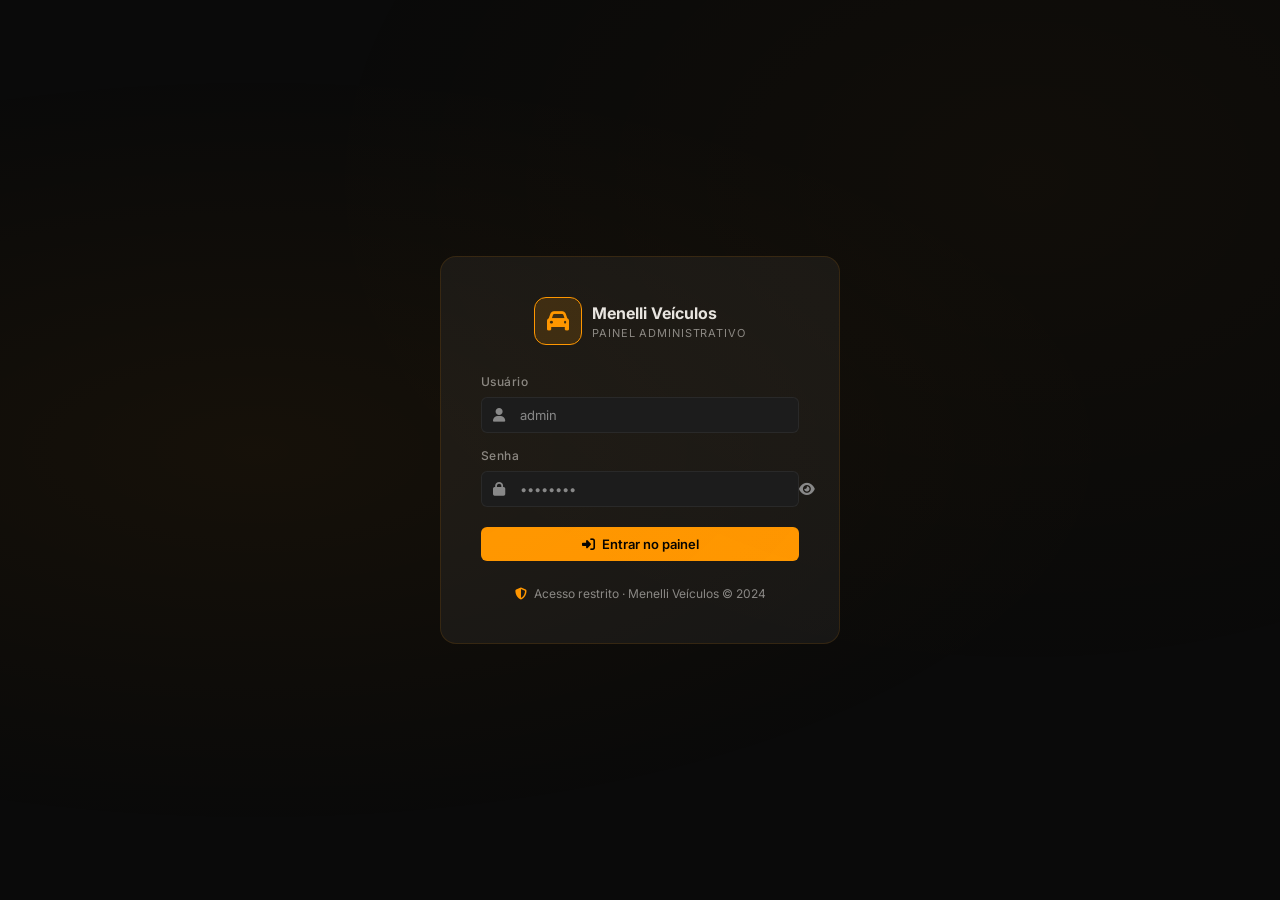
<file: pages/admin/configuracoes.html>
<!DOCTYPE html>
<html lang="pt-BR">
<head>
  <meta charset="UTF-8" /><meta name="viewport" content="width=device-width, initial-scale=1.0" />
  <title>Configurações — Menelli Admin</title>
  <meta name="robots" content="noindex, nofollow" />
  <link rel="stylesheet" href="../../styles/admin.css" />
  <link rel="stylesheet" href="https://cdnjs.cloudflare.com/ajax/libs/font-awesome/6.5.0/css/all.min.css" />
  <style>
    .cfg-section { background:var(--card); border:1px solid var(--border2); border-radius:var(--radius); margin-bottom:20px; overflow:hidden; }
    .cfg-section__header { padding:16px 20px; border-bottom:1px solid var(--border2); display:flex; align-items:center; gap:10px; }
    .cfg-section__icon { width:36px; height:36px; border-radius:8px; background:var(--gold-dim); display:grid; place-items:center; color:var(--gold); font-size:15px; flex-shrink:0; }
    .cfg-section__title { font-size:14px; font-weight:700; }
    .cfg-section__sub   { font-size:12px; color:var(--muted); margin-top:1px; }
    .cfg-section__body  { padding:20px; }
    .cfg-row { display:grid; grid-template-columns:1fr 1fr; gap:14px; }
    .cfg-row--3 { grid-template-columns:1fr 1fr 1fr; }
    .cfg-full   { grid-column:1/-1; }
    .cfg-toggle-row { display:flex; align-items:center; justify-content:space-between; padding:14px 0; border-bottom:1px solid var(--border2); }
    .cfg-toggle-row:last-child { border-bottom:none; }
    .cfg-toggle-label strong { display:block; font-size:13px; font-weight:600; }
    .cfg-toggle-label span   { font-size:11px; color:var(--muted); }
    .preview-box { background:var(--card2); border:1px solid var(--border2); border-radius:8px; padding:14px; margin-top:8px; font-size:12px; color:var(--muted); }
    @media(max-width:768px){ .cfg-row,.cfg-row--3{ grid-template-columns:1fr; } }
  </style>
</head>
<body>
<div class="admin-layout">
  <aside class="sidebar" id="sidebar"></aside>
  <div class="admin-main">
    <div class="topbar">
      <div class="topbar__left">
        <button class="topbar__hamburger" id="hamburger"><i class="fas fa-bars"></i></button>
        <div><div class="topbar__title">Configurações do Site</div><div class="topbar__subtitle" id="topDate"></div></div>
      </div>
      <div class="topbar__right">
        <button class="topbar__btn topbar__btn--outline" onclick="resetConfig()"><i class="fas fa-undo"></i> Restaurar padrões</button>
        <button class="topbar__btn topbar__btn--gold" onclick="saveAll()"><i class="fas fa-save"></i> Salvar tudo</button>
      </div>
    </div>

    <div class="admin-content">

      <!-- Contato -->
      <div class="cfg-section">
        <div class="cfg-section__header">
          <div class="cfg-section__icon"><i class="fas fa-phone-alt"></i></div>
          <div><div class="cfg-section__title">Contato e Localização</div><div class="cfg-section__sub">Dados exibidos no rodapé, seção de contato e WhatsApp</div></div>
        </div>
        <div class="cfg-section__body">
          <div class="cfg-row">
            <div class="form-group">
              <label>Número WhatsApp <span class="req">*</span> <small style="color:var(--muted);">(apenas dígitos, com DDI)</small></label>
              <input type="text" id="cWhatsapp" class="form-control" placeholder="5527999849266" />
            </div>
            <div class="form-group">
              <label>Exibição do WhatsApp</label>
              <input type="text" id="cWhatsappDisplay" class="form-control" placeholder="(27) 99984-9266" />
            </div>
            <div class="form-group">
              <label>Telefone fixo</label>
              <input type="text" id="cTelefone" class="form-control" placeholder="(27) 3333-4444" />
            </div>
            <div class="form-group">
              <label>E-mail</label>
              <input type="email" id="cEmail" class="form-control" placeholder="contato@menelliveiculos.com.br" />
            </div>
            <div class="form-group cfg-full">
              <label>Endereço completo</label>
              <input type="text" id="cEndereco" class="form-control" placeholder="Av. Vitória Nº 1706 - Centro, Linhares - ES, 29900-081" />
            </div>
            <div class="form-group">
              <label>Cidade / Região</label>
              <input type="text" id="cCidade" class="form-control" placeholder="Linhares - ES" />
            </div>
            <div class="form-group">
              <label>CNPJ</label>
              <input type="text" id="cCnpj" class="form-control" placeholder="00.000.000/0001-00" />
            </div>
          </div>
        </div>
      </div>

      <!-- Horários -->
      <div class="cfg-section">
        <div class="cfg-section__header">
          <div class="cfg-section__icon"><i class="fas fa-clock"></i></div>
          <div><div class="cfg-section__title">Horários de Funcionamento</div><div class="cfg-section__sub">Exibido no rodapé e na seção de contato</div></div>
        </div>
        <div class="cfg-section__body">
          <div class="cfg-row">
            <div class="form-group">
              <label>Horário (Seg–Sex)</label>
              <input type="text" id="cHorarioSemana" class="form-control" placeholder="Seg–Sex: 08h–18h" />
            </div>
            <div class="form-group">
              <label>Horário (Sábado)</label>
              <input type="text" id="cHorarioSabado" class="form-control" placeholder="Sáb: 08h–13h" />
            </div>
          </div>
        </div>
      </div>

      <!-- Redes Sociais -->
      <div class="cfg-section">
        <div class="cfg-section__header">
          <div class="cfg-section__icon"><i class="fas fa-share-alt"></i></div>
          <div><div class="cfg-section__title">Redes Sociais</div><div class="cfg-section__sub">URLs completas dos perfis</div></div>
        </div>
        <div class="cfg-section__body">
          <div class="cfg-row">
            <div class="form-group">
              <label><i class="fab fa-instagram" style="color:#e1306c;margin-right:4px;"></i> Instagram</label>
              <input type="url" id="cInstagram" class="form-control" placeholder="https://instagram.com/menelliveiculos" />
            </div>
            <div class="form-group">
              <label><i class="fab fa-facebook-f" style="color:#1877f2;margin-right:4px;"></i> Facebook</label>
              <input type="url" id="cFacebook" class="form-control" placeholder="https://facebook.com/menelliveiculos" />
            </div>
            <div class="form-group">
              <label><i class="fab fa-youtube" style="color:#ff0000;margin-right:4px;"></i> YouTube</label>
              <input type="url" id="cYoutube" class="form-control" placeholder="https://youtube.com/@menelliveiculos" />
            </div>
          </div>
        </div>
      </div>

      <!-- Hero / Textos -->
      <div class="cfg-section">
        <div class="cfg-section__header">
          <div class="cfg-section__icon"><i class="fas fa-heading"></i></div>
          <div><div class="cfg-section__title">Textos do Hero (Página Inicial)</div><div class="cfg-section__sub">Título e subtítulo do banner principal</div></div>
        </div>
        <div class="cfg-section__body">
          <div class="cfg-row">
            <div class="form-group cfg-full">
              <label>Título do Hero</label>
              <input type="text" id="cHeroTitulo" class="form-control" placeholder="Realize o sonho do seu carro ideal" />
            </div>
            <div class="form-group cfg-full">
              <label>Subtítulo do Hero</label>
              <textarea id="cHeroSub" class="form-control" rows="2" placeholder="As melhores condições de financiamento..."></textarea>
            </div>
          </div>
          <div class="preview-box" id="heroPreview">
            <div style="font-size:10px;color:var(--muted);text-transform:uppercase;letter-spacing:0.08em;margin-bottom:6px;">
              <i class="fas fa-eye" style="margin-right:4px;color:var(--gold);"></i>Preview do Hero
            </div>
            <div id="heroPreviewTitle" style="font-size:18px;font-weight:700;margin-bottom:4px;"></div>
            <div id="heroPreviewSub"   style="font-size:12px;color:rgba(255,255,255,0.5);"></div>
          </div>
        </div>
      </div>

      <!-- Configurações do Sistema -->
      <div class="cfg-section">
        <div class="cfg-section__header">
          <div class="cfg-section__icon"><i class="fas fa-sliders-h"></i></div>
          <div><div class="cfg-section__title">Sistema e Comportamento</div><div class="cfg-section__sub">Controles gerais do funcionamento do site</div></div>
        </div>
        <div class="cfg-section__body">
          <div class="cfg-toggle-row">
            <div class="cfg-toggle-label">
              <strong><i class="fas fa-circle" style="color:var(--success);font-size:10px;margin-right:6px;"></i> Indicador "Online Agora"</strong>
              <span>Exibe a bolinha verde de "online" no botão do WhatsApp</span>
            </div>
            <label class="toggle"><input type="checkbox" id="cOnlineAgora" /><span class="toggle-slider"></span></label>
          </div>
        </div>
      </div>

      <!-- Admin Password -->
      <div class="cfg-section">
        <div class="cfg-section__header">
          <div class="cfg-section__icon" style="background:rgba(229,62,62,0.1);color:var(--danger);"><i class="fas fa-key"></i></div>
          <div><div class="cfg-section__title">Segurança — Senha de Acesso</div><div class="cfg-section__sub">Altere a senha do painel administrativo</div></div>
        </div>
        <div class="cfg-section__body">
          <div class="cfg-row" style="max-width:480px;">
            <div class="form-group">
              <label>Nova senha</label>
              <input type="password" id="cNewPass" class="form-control" placeholder="Mínimo 6 caracteres" />
            </div>
            <div class="form-group">
              <label>Confirmar senha</label>
              <input type="password" id="cConfirmPass" class="form-control" placeholder="Repita a nova senha" />
            </div>
          </div>
          <button class="btn btn--outline btn--sm" onclick="changePassword()" style="margin-top:4px;">
            <i class="fas fa-lock"></i> Alterar senha
          </button>
        </div>
      </div>

    </div>
  </div>
</div>

<div class="toast-container" id="toastContainer"></div>
<script src="../../scripts/database/data.js"></script>
<script src="../../scripts/admin/auth.js"></script>
<script src="../../scripts/admin/admin-common.js"></script>
<script src="../../scripts/admin/configuracoes.js"></script>
</body>
</html>
</file>
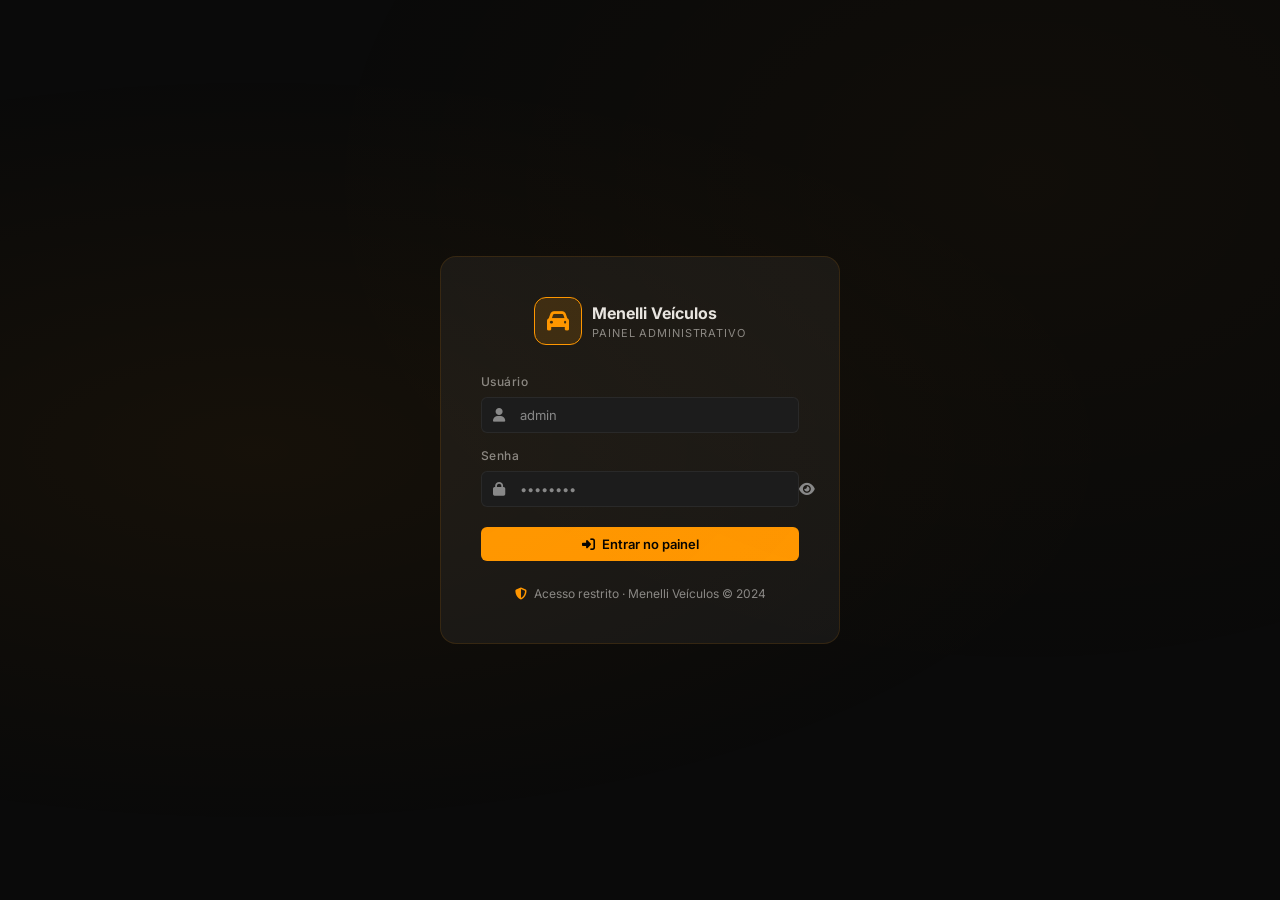
<file: pages/admin/dashboard.html>
<!DOCTYPE html>
<html lang="pt-BR">

<head>
  <meta charset="UTF-8" />
  <meta name="viewport" content="width=device-width, initial-scale=1.0" />
  <title>Dashboard — Menelli Admin</title>
  <meta name="robots" content="noindex, nofollow" />
  <link rel="stylesheet" href="../../styles/admin.css" />
  <link rel="stylesheet" href="https://cdnjs.cloudflare.com/ajax/libs/font-awesome/6.5.0/css/all.min.css" />
</head>

<body>
  <div class="admin-layout">

    <!-- SIDEBAR -->
    <aside class="sidebar" id="sidebar">
      <div class="sidebar__brand">
        <div class="sidebar__brand-container">
          <img src="../../imagens/logo/logo-dashboard.png" alt="Menelli Admin" class="sidebar__logo">
        </div>
      </div>
      <nav class="sidebar__nav">
        <div class="sidebar__section">Painel</div>
        <a href="dashboard.html" class="sidebar__item active"><i class="fas fa-chart-pie"></i> Dashboard</a>
        <div class="sidebar__section">Gestão</div>
        <a href="estoque.html" class="sidebar__item"><i class="fas fa-car"></i> Estoque <span
            class="sidebar__badge-count" id="sbVehicles">0</span></a>
        <a href="leads.html" class="sidebar__item"><i class="fas fa-users"></i> Leads <span class="sidebar__badge-count"
            id="sbLeads" style="background:var(--danger);">0</span></a>
        <a href="financiamentos.html" class="sidebar__item"><i class="fas fa-calculator"></i> Financiamentos</a>
        <a href="depoimentos.html" class="sidebar__item"><i class="fas fa-star"></i> Depoimentos</a>
        <div class="sidebar__section">Sistema</div>
        <a href="configuracoes.html" class="sidebar__item"><i class="fas fa-cog"></i> Configurações</a>
        <a href="../../index.html" class="sidebar__item" target="_blank"><i class="fas fa-external-link-alt"></i> Ver
          site</a>
      </nav>
      <div class="sidebar__footer">
        <div class="sidebar__user">
          <div class="sidebar__avatar" id="sbAvatar">A</div>
          <div>
            <div class="sidebar__user-name" id="sbName">Admin</div>
            <div class="sidebar__user-role">Administrador</div>
          </div>
        </div>
        <button class="sidebar__logout" onclick="AuthService.logout()"><i class="fas fa-sign-out-alt"></i> Sair</button>
      </div>
    </aside>

    <!-- MAIN -->
    <div class="admin-main">
      <div class="topbar">
        <div class="topbar__left">
          <button class="topbar__hamburger" id="hamburger"><i class="fas fa-bars"></i></button>
          <div>
            <div class="topbar__title">Dashboard</div>
            <div class="topbar__subtitle" id="topDate"></div>
          </div>
        </div>
        <div class="topbar__right">
          <a href="estoque.html" class="topbar__btn topbar__btn--gold"><i class="fas fa-plus"></i> Novo Veículo</a>
          <button class="topbar__btn topbar__btn--outline" onclick="exportData()"><i class="fas fa-download"></i>
            Exportar</button>
        </div>
      </div>

      <div class="admin-content">

        <!-- KPIs -->
        <div class="kpi-grid" id="kpiGrid">
          <div class="kpi-card">
            <div class="kpi-icon"><i class="fas fa-car"></i></div>
            <div class="kpi-info">
              <div class="kpi-value" id="kpiTotal">0</div>
              <div class="kpi-label">Veículos em Estoque</div>
              <div class="kpi-sub" id="kpiDisp">0 disponíveis</div>
            </div>
          </div>
          <div class="kpi-card">
            <div class="kpi-icon"><i class="fas fa-users"></i></div>
            <div class="kpi-info">
              <div class="kpi-value" id="kpiLeads">0</div>
              <div class="kpi-label">Total de Leads</div>
              <div class="kpi-sub" id="kpiLeadsHoje">0 hoje</div>
            </div>
          </div>
          <div class="kpi-card">
            <div class="kpi-icon"><i class="fas fa-calculator"></i></div>
            <div class="kpi-info">
              <div class="kpi-value" id="kpiSims">0</div>
              <div class="kpi-label">Simulações</div>
              <div class="kpi-sub">Financiamentos simulados</div>
            </div>
          </div>
          <div class="kpi-card">
            <div class="kpi-icon"><i class="fas fa-heart"></i></div>
            <div class="kpi-info">
              <div class="kpi-value" id="kpiFavs">0</div>
              <div class="kpi-label">Favoritos Salvos</div>
              <div class="kpi-sub">pelos visitantes</div>
            </div>
          </div>
          <div class="kpi-card">
            <div class="kpi-icon" style="background:rgba(56,161,105,0.15);color:var(--success);"><i
                class="fas fa-check-circle"></i></div>
            <div class="kpi-info">
              <div class="kpi-value" id="kpiDisponivel">0</div>
              <div class="kpi-label">Disponíveis</div>
              <div class="kpi-sub" style="color:var(--success);">Prontos para venda</div>
            </div>
          </div>
          <div class="kpi-card">
            <div class="kpi-icon" style="background:rgba(214,158,46,0.15);color:var(--warning);"><i
                class="fas fa-clock"></i></div>
            <div class="kpi-info">
              <div class="kpi-value" id="kpiReservado">0</div>
              <div class="kpi-label">Reservados</div>
              <div class="kpi-sub" style="color:var(--warning);">Em negociação</div>
            </div>
          </div>
        </div>

        <!-- Gráficos -->
        <div class="chart-grid">
          <div class="chart-wrap">
            <div class="chart-title">Estoque por Categoria</div>
            <canvas id="chartCategoria" height="200"></canvas>
            <div class="donut-legend" id="legendCategoria"></div>
          </div>
          <div class="chart-wrap">
            <div class="chart-title">Leads — Últimos 7 Dias</div>
            <canvas id="chartLeads" height="200"></canvas>
          </div>
        </div>

        <!-- Top Veículos + Leads Recentes -->
        <div style="display:grid;grid-template-columns:1fr 1fr;gap:16px;margin-top:0;">

          <div class="chart-wrap">
            <div class="section-head" style="margin-bottom:12px;">
              <div>
                <div class="chart-title" style="margin:0;">Top Veículos Visualizados</div>
              </div>
              <a href="estoque.html" class="btn btn--ghost btn--sm">Ver todos</a>
            </div>
            <div id="topVehicles">
              <div class="empty-state" style="padding:30px 0;"><i class="fas fa-eye"></i>
                <p>Nenhuma visualização ainda</p>
              </div>
            </div>
          </div>

          <div class="chart-wrap">
            <div class="section-head" style="margin-bottom:12px;">
              <div>
                <div class="chart-title" style="margin:0;">Leads Recentes</div>
              </div>
              <a href="leads.html" class="btn btn--ghost btn--sm">Ver todos</a>
            </div>
            <div id="recentLeads">
              <div class="empty-state" style="padding:30px 0;"><i class="fas fa-users"></i>
                <p>Nenhum lead ainda</p>
              </div>
            </div>
          </div>

        </div>
      </div>
    </div>
  </div>

  <!-- Toast container -->
  <div class="toast-container" id="toastContainer"></div>

  <script src="../../scripts/database/data.js"></script>
  <script src="../../scripts/admin/auth.js"></script>
  <script src="../../scripts/admin/dashboard.js"></script>
</body>

</html>
</file>
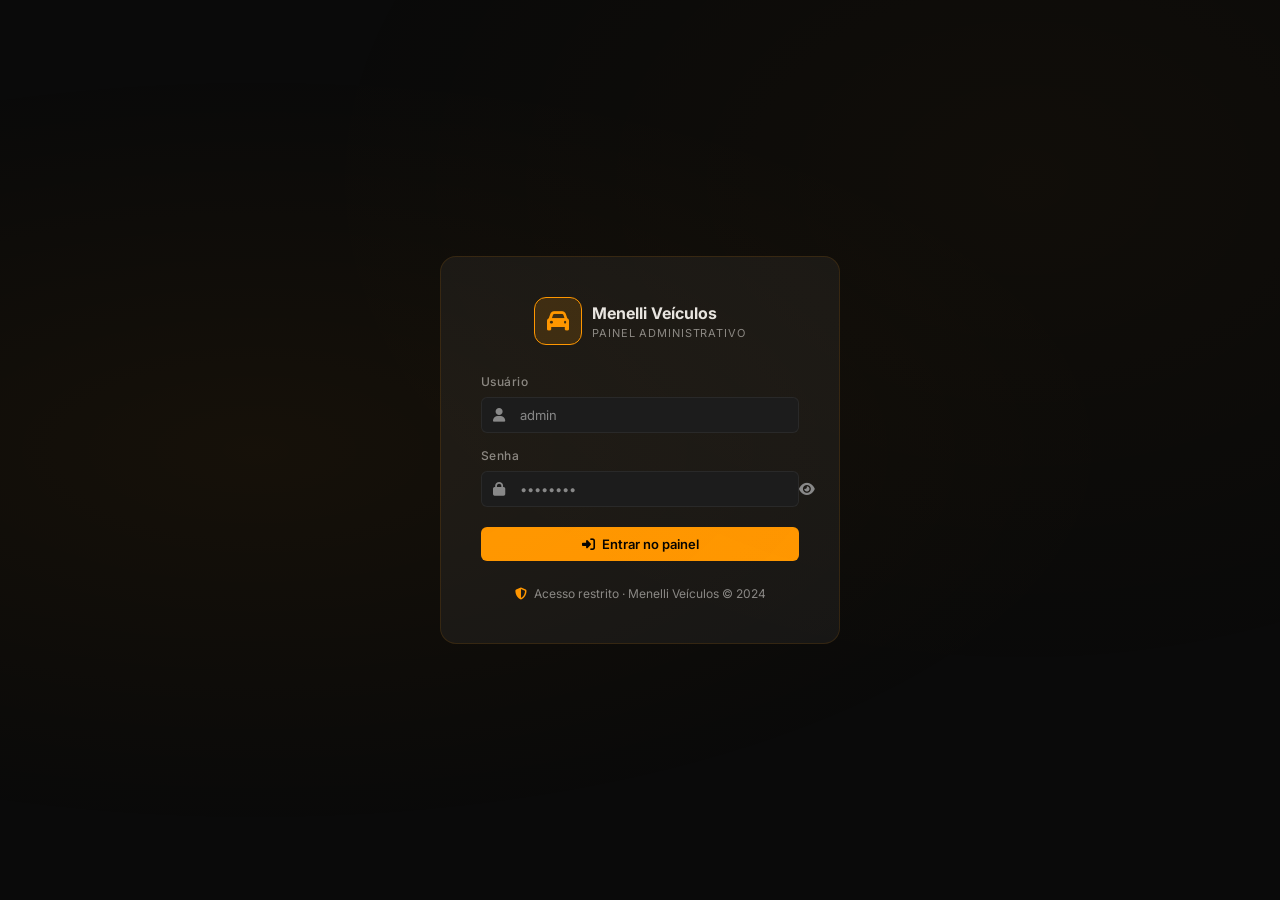
<file: pages/admin/depoimentos.html>
<!DOCTYPE html>
<html lang="pt-BR">
<head>
  <meta charset="UTF-8" /><meta name="viewport" content="width=device-width, initial-scale=1.0" />
  <title>Depoimentos — Menelli Admin</title>
  <meta name="robots" content="noindex, nofollow" />
  <link rel="stylesheet" href="../../styles/admin.css" />
  <link rel="stylesheet" href="https://cdnjs.cloudflare.com/ajax/libs/font-awesome/6.5.0/css/all.min.css" />
  <style>
    .testi-preview-card {
      background: rgba(255,255,255,0.04);
      border: 1px solid rgba(255,151,0,0.12);
      border-radius: 12px; padding: 20px;
      position: relative; transition: all 0.2s;
    }
    .testi-preview-card.inactive { opacity: 0.45; }
    .testi-preview-card .stars { color: var(--gold); font-size: 14px; margin-bottom: 10px; }
    .testi-preview-card .stars i { margin-right: 2px; }
    .testi-preview-card .quote { font-size: 13px; line-height: 1.6; color: rgba(255,255,255,0.75); margin-bottom: 14px; font-style: italic; }
    .testi-preview-card .author { display: flex; align-items: center; gap: 10px; }
    .testi-preview-card .avatar { width: 36px; height: 36px; border-radius: 50%; background: var(--gold-dim); color: var(--gold); display: grid; place-items: center; font-weight: 700; font-size: 15px; flex-shrink: 0; }
    .testi-preview-card .author-name  { font-size: 13px; font-weight: 700; }
    .testi-preview-card .author-city  { font-size: 11px; color: var(--muted); }
    .testi-preview-card .card-actions { position: absolute; top: 12px; right: 12px; display: flex; gap: 6px; opacity: 0; transition: opacity 0.2s; }
    .testi-preview-card:hover .card-actions { opacity: 1; }
    .testi-grid { display: grid; grid-template-columns: repeat(auto-fill, minmax(280px, 1fr)); gap: 16px; }
    .badge-active   { background: rgba(56,161,105,0.15); color: #68d391; }
    .badge-inactive { background: rgba(100,100,100,0.15); color: #888; }
  </style>
</head>
<body>
<div class="admin-layout">
  <aside class="sidebar" id="sidebar"></aside>
  <div class="admin-main">
    <div class="topbar">
      <div class="topbar__left">
        <button class="topbar__hamburger" id="hamburger"><i class="fas fa-bars"></i></button>
        <div><div class="topbar__title">Depoimentos</div><div class="topbar__subtitle" id="topDate"></div></div>
      </div>
      <div class="topbar__right">
        <button class="topbar__btn topbar__btn--gold" onclick="openModal()"><i class="fas fa-plus"></i> Novo Depoimento</button>
      </div>
    </div>

    <div class="admin-content">
      <div class="section-head" style="margin-bottom:20px;">
        <div>
          <h2>Depoimentos do Site</h2>
          <p style="color:var(--muted);font-size:13px;margin-top:4px;">
            <span id="cntAtivos">0</span> ativos · <span id="cntTotal">0</span> total — aparece na seção de depoimentos da página inicial
          </p>
        </div>
        <div style="display:flex;gap:8px;">
          <button class="btn btn--outline btn--sm" onclick="filterCards('all')" id="filterAll">Todos</button>
          <button class="btn btn--outline btn--sm" onclick="filterCards('active')" id="filterActive">Ativos</button>
          <button class="btn btn--outline btn--sm" onclick="filterCards('inactive')" id="filterInactive">Inativos</button>
        </div>
      </div>
      <div class="testi-grid" id="testiGrid"></div>
    </div>
  </div>
</div>

<!-- Modal Add/Edit -->
<div class="modal-overlay" id="testiModal">
  <div class="modal modal--sm">
    <div class="modal__header">
      <div class="modal__title" id="testiModalTitle">Novo Depoimento</div>
      <button class="modal__close" onclick="closeModal()"><i class="fas fa-times"></i></button>
    </div>
    <div class="modal__body">
      <div class="form-group" style="margin-bottom:14px;">
        <label>Nome do cliente <span class="req">*</span></label>
        <input type="text" id="tNome" class="form-control" placeholder="Ex: Ricardo Almeida" />
      </div>
      <div class="form-group" style="margin-bottom:14px;">
        <label>Cidade / Região</label>
        <input type="text" id="tCidade" class="form-control" placeholder="Ex: Guarapari - ES" />
      </div>
      <div class="form-group" style="margin-bottom:14px;">
        <label>Depoimento <span class="req">*</span></label>
        <textarea id="tTexto" class="form-control" rows="4" placeholder="Texto do depoimento..."></textarea>
      </div>
      <div class="form-group" style="margin-bottom:16px;">
        <label>Avaliação</label>
        <div class="star-rating" id="starRating">
          <i class="fas fa-star active" data-star="1"></i>
          <i class="fas fa-star active" data-star="2"></i>
          <i class="fas fa-star active" data-star="3"></i>
          <i class="fas fa-star active" data-star="4"></i>
          <i class="fas fa-star active" data-star="5"></i>
        </div>
        <input type="hidden" id="tNota" value="5" />
      </div>
      <div class="form-group" style="flex-direction:row;align-items:center;gap:12px;">
        <label class="toggle">
          <input type="checkbox" id="tAtivo" checked />
          <span class="toggle-slider"></span>
        </label>
        <div>
          <div style="font-size:13px;font-weight:600;">Exibir no site</div>
          <div style="font-size:11px;color:var(--muted);">Quando desativado, o depoimento fica oculto na página inicial</div>
        </div>
      </div>
    </div>
    <div class="modal__footer">
      <button class="btn btn--outline" onclick="closeModal()">Cancelar</button>
      <button class="btn btn--gold" onclick="saveTestimonial()"><i class="fas fa-save"></i> Salvar</button>
    </div>
  </div>
</div>

<div class="toast-container" id="toastContainer"></div>
<script src="../../scripts/database/data.js"></script>
<script src="../../scripts/admin/auth.js"></script>
<script src="../../scripts/admin/admin-common.js"></script>
<script src="../../scripts/admin/depoimentos.js"></script>
</body>
</html>
</file>
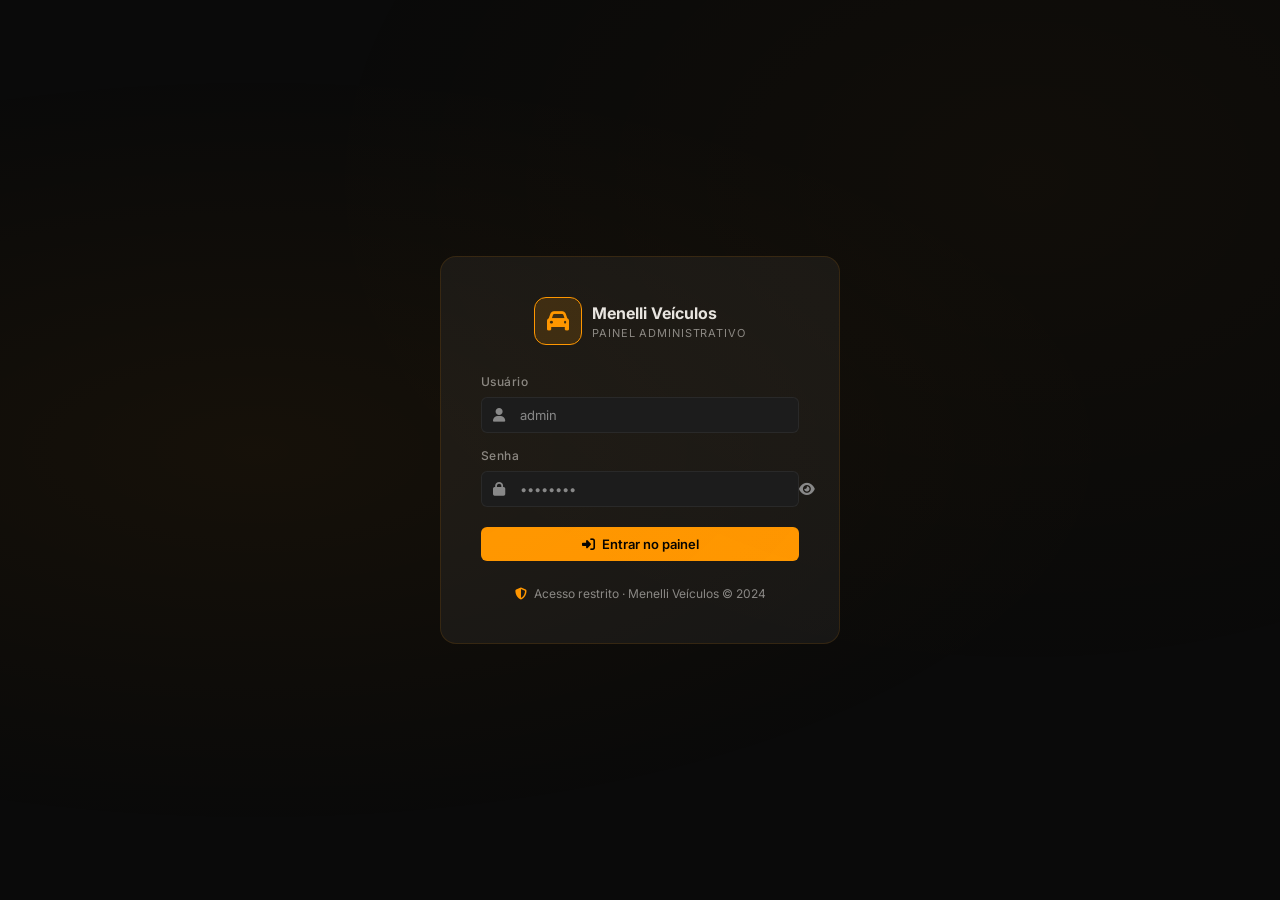
<file: pages/admin/estoque.html>
<!DOCTYPE html>
<html lang="pt-BR">
<head>
  <meta charset="UTF-8" />
  <meta name="viewport" content="width=device-width, initial-scale=1.0" />
  <title>Estoque — Menelli Admin</title>
  <meta name="robots" content="noindex, nofollow" />
  <link rel="stylesheet" href="../../styles/admin.css" />
  <link rel="stylesheet" href="https://cdnjs.cloudflare.com/ajax/libs/font-awesome/6.5.0/css/all.min.css" />
</head>
<body>
<div class="admin-layout">

  <!-- SIDEBAR -->
  <aside class="sidebar" id="sidebar">
    <div class="sidebar__brand">
        <div class="sidebar__brand-container">
          <img src="../../imagens/logo/logo-dashboard.png" alt="Menelli Admin" class="sidebar__logo">
        </div>
    </div>
    <nav class="sidebar__nav">
      <div class="sidebar__section">Painel</div>
      <a href="dashboard.html" class="sidebar__item"><i class="fas fa-chart-pie"></i> Dashboard</a>
      <div class="sidebar__section">Gestão</div>
      <a href="estoque.html" class="sidebar__item active"><i class="fas fa-car"></i> Estoque <span class="sidebar__badge-count" id="sbVehicles">0</span></a>
      <a href="leads.html" class="sidebar__item"><i class="fas fa-users"></i> Leads <span class="sidebar__badge-count" id="sbLeads" style="background:var(--danger);">0</span></a>
      <a href="financiamentos.html" class="sidebar__item"><i class="fas fa-calculator"></i> Financiamentos</a>
      <a href="depoimentos.html" class="sidebar__item"><i class="fas fa-star"></i> Depoimentos</a>
      <div class="sidebar__section">Sistema</div>
      <a href="configuracoes.html" class="sidebar__item"><i class="fas fa-cog"></i> Configurações</a>
      <a href="../../index.html" class="sidebar__item" target="_blank"><i class="fas fa-external-link-alt"></i> Ver site</a>
    </nav>
    <div class="sidebar__footer">
      <div class="sidebar__user">
        <div class="sidebar__avatar" id="sbAvatar">A</div>
        <div><div class="sidebar__user-name" id="sbName">Admin</div><div class="sidebar__user-role">Administrador</div></div>
      </div>
      <button class="sidebar__logout" onclick="AuthService.logout()"><i class="fas fa-sign-out-alt"></i> Sair</button>
    </div>
  </aside>

  <!-- MAIN -->
  <div class="admin-main">
    <div class="topbar">
      <div class="topbar__left">
        <button class="topbar__hamburger" id="hamburger"><i class="fas fa-bars"></i></button>
        <div><div class="topbar__title">Gestão de Estoque</div><div class="topbar__subtitle" id="stockCount">Carregando...</div></div>
      </div>
      <div class="topbar__right">
        <button class="topbar__btn topbar__btn--outline" onclick="exportVehicles()"><i class="fas fa-download"></i> Exportar JSON</button>
        <button class="topbar__btn topbar__btn--gold" onclick="openVehicleModal()"><i class="fas fa-plus"></i> Novo Veículo</button>
      </div>
    </div>

    <div class="admin-content">
      <!-- Filtros -->
      <div class="filter-bar">
        <input type="text" id="fSearch" placeholder="🔍  Buscar por marca, modelo..." />
        <select id="fStatus"><option value="">Todos os status</option><option value="disponivel">Disponível</option><option value="reservado">Reservado</option><option value="vendido">Vendido</option></select>
        <select id="fCategory"><option value="">Todas as categorias</option><option value="zerokm">0 km</option><option value="seminovo">Seminovo</option><option value="suv">SUV</option><option value="caminhonete">Caminhonete</option></select>
        <select id="fBrand"><option value="">Todas as marcas</option></select>
        <select id="fFeatured"><option value="">Todos</option><option value="1">Apenas destaques</option></select>
        <button class="btn btn--outline btn--sm" onclick="clearFilters()"><i class="fas fa-times"></i> Limpar</button>
      </div>

      <!-- Tabela -->
      <div class="table-wrap">
        <table class="admin-table">
          <thead>
            <tr>
              <th>Foto</th>
              <th>Veículo</th>
              <th>Categoria</th>
              <th>Ano / KM</th>
              <th>Preço</th>
              <th>Status</th>
              <th>Destaque</th>
              <th>Ações</th>
            </tr>
          </thead>
          <tbody id="vehicleTableBody"></tbody>
        </table>
        <div class="pagination">
          <span id="paginationInfo" style="color:var(--muted);font-size:13px;"></span>
          <div class="page-btns" id="pageBtns"></div>
        </div>
      </div>
    </div>
  </div>
</div>

<!-- ===== MODAL VEÍCULO ===== -->
<div class="modal-overlay" id="vehicleModal">
  <div class="modal modal--lg">
    <div class="modal__header">
      <div class="modal__title" id="modalVehicleTitle">Novo Veículo</div>
      <button class="modal__close" onclick="closeVehicleModal()"><i class="fas fa-times"></i></button>
    </div>
    <div class="modal__body">

      <!-- Abas -->
      <div class="tabs" id="vehicleTabs">
        <button class="tab active" data-tab="tab-divulgacao"><i class="fas fa-bullhorn"></i> Divulgação</button>
        <button class="tab" data-tab="tab-estoque"><i class="fas fa-warehouse"></i> Estoque Interno</button>
        <button class="tab" data-tab="tab-imagens"><i class="fas fa-images"></i> Imagens</button>
        <button class="tab" data-tab="tab-opcionais"><i class="fas fa-list-check"></i> Opcionais</button>
      </div>

      <!-- TAB: Divulgação -->
      <div class="tab-content active" id="tab-divulgacao">
        <div class="form-grid">
          <div class="form-group">
            <label>Marca <span class="req">*</span></label>
            <input type="text" id="vBrand" class="form-control" placeholder="Ex: Toyota" list="brandList" />
            <datalist id="brandList">
              <option>Toyota</option><option>Honda</option><option>Chevrolet</option>
              <option>Volkswagen</option><option>Hyundai</option><option>Jeep</option>
              <option>Nissan</option><option>Mitsubishi</option><option>Ford</option>
              <option>Kia</option><option>Renault</option><option>Fiat</option>
            </datalist>
          </div>
          <div class="form-group">
            <label>Modelo / Nome <span class="req">*</span></label>
            <input type="text" id="vName" class="form-control" placeholder="Ex: Corolla XEi 2.0 Flex" />
          </div>
          <div class="form-group">
            <label>Categoria <span class="req">*</span></label>
            <select id="vCategory" class="form-control">
              <option value="zerokm">0 km</option>
              <option value="seminovo">Seminovo</option>
              <option value="suv">SUV / Crossover</option>
              <option value="caminhonete">Caminhonete</option>
            </select>
          </div>
          <div class="form-group">
            <label>Ano <span class="req">*</span></label>
            <input type="number" id="vYear" class="form-control" placeholder="2024" min="1990" max="2030" />
          </div>
          <div class="form-group">
            <label>Quilometragem</label>
            <input type="text" id="vKm" class="form-control" placeholder="0 (para 0km)" />
          </div>
          <div class="form-group">
            <label>Combustível</label>
            <select id="vFuel" class="form-control">
              <option>Flex</option><option>Gasolina</option><option>Diesel</option><option>Elétrico</option><option>Híbrido</option>
            </select>
          </div>
          <div class="form-group">
            <label>Câmbio</label>
            <select id="vTransmission" class="form-control">
              <option>Automático</option><option>Manual</option><option>CVT</option>
            </select>
          </div>
          <div class="form-group">
            <label>Cor</label>
            <input type="text" id="vColor" class="form-control" placeholder="Ex: Prata" />
          </div>
          <div class="form-group">
            <label>Preço Atual <span class="req">*</span></label>
            <input type="text" id="vPrice" class="form-control" placeholder="R$ 0,00" />
          </div>
          <div class="form-group">
            <label>Preço Antigo <small style="color:var(--muted);">(riscado no card)</small></label>
            <input type="text" id="vPriceOld" class="form-control" placeholder="Deixar vazio se não houver" />
          </div>
          <div class="form-group">
            <label>Parcela Estimada</label>
            <input type="text" id="vParcel" class="form-control" placeholder="Ex: R$ 2.399/mês" />
          </div>
          <div class="form-group">
            <label>Tag Especial</label>
            <select id="vTag" class="form-control">
              <option value="">Nenhuma</option>
              <option value="Oferta">🔥 Oferta</option>
              <option value="Novo">✨ Novo</option>
              <option value="Mais Vendido">⭐ Mais Vendido</option>
              <option value="Exclusivo">💎 Exclusivo</option>
            </select>
          </div>
          <div class="form-group form-full">
            <label>Descrição Curta <small style="color:var(--muted);">(aparece nos cards do catálogo — ~120 chars)</small></label>
            <input type="text" id="vDescCurta" class="form-control" placeholder="Resumo rápido para o card..." maxlength="150" />
          </div>
          <div class="form-group form-full">
            <label>Descrição Completa <small style="color:var(--muted);">(aparece na página do produto)</small></label>
            <textarea id="vDescription" class="form-control" rows="4" placeholder="Descrição detalhada do veículo..."></textarea>
          </div>
          <div class="form-group form-full">
            <label>Meta Description <small style="color:var(--muted);">(SEO)</small></label>
            <input type="text" id="vMeta" class="form-control" placeholder="Texto para mecanismos de busca (~160 chars)" maxlength="170" />
          </div>
          <div class="form-group form-full" style="flex-direction:row;align-items:center;gap:12px;">
            <label class="toggle">
              <input type="checkbox" id="vFeatured" />
              <span class="toggle-slider"></span>
            </label>
            <div><div style="font-size:14px;font-weight:600;">Destaque na Home</div><div style="font-size:12px;color:var(--muted);">Exibe este veículo em posição privilegiada na página inicial</div></div>
          </div>
        </div>
      </div>

      <!-- TAB: Estoque Interno -->
      <div class="tab-content" id="tab-estoque">
        <div class="form-grid">
          <div class="form-group">
            <label>Status no Estoque</label>
            <select id="vStatus" class="form-control">
              <option value="disponivel">✅ Disponível</option>
              <option value="reservado">🟡 Reservado</option>
              <option value="vendido">🔴 Vendido</option>
            </select>
          </div>
          <div class="form-group">
            <label>Data de Entrada</label>
            <input type="date" id="vDataEntrada" class="form-control" />
          </div>
          <div class="form-group">
            <label>Procedência</label>
            <select id="vProcedencia" class="form-control">
              <option value="0km">0 km (concessionária)</option>
              <option value="troca">Troca / Avaliação</option>
              <option value="compra">Compra Direta</option>
              <option value="leilao">Leilão</option>
            </select>
          </div>
          <div class="form-group">
            <label>Custo de Aquisição <span style="color:var(--danger);font-size:11px;">🔒 Interno</span></label>
            <input type="number" id="vCusto" class="form-control" placeholder="Valor pago pelo veículo" />
          </div>
          <div class="form-group form-full">
            <label>Observações Internas <span style="color:var(--danger);font-size:11px;">🔒 Não aparece no site</span></label>
            <textarea id="vObs" class="form-control" rows="4" placeholder="Anotações internas, histórico de manutenção, documentos pendentes..."></textarea>
          </div>
          <div class="form-group form-full" style="background:var(--card2);border:1px solid var(--border2);border-radius:var(--radius-sm);padding:14px;">
            <div style="font-size:12px;color:var(--muted);font-weight:600;letter-spacing:0.06em;text-transform:uppercase;margin-bottom:8px;">💡 Margem Estimada</div>
            <div id="marginCalc" style="font-size:22px;font-weight:700;color:var(--gold);">—</div>
            <div style="font-size:11px;color:var(--muted);margin-top:4px;">Calculado automaticamente ao preencher Custo e Preço</div>
          </div>
        </div>
      </div>

      <!-- TAB: Imagens -->
      <div class="tab-content" id="tab-imagens">
        <p style="font-size:13px;color:var(--muted);margin-bottom:16px;">Adicione URLs de imagens do veículo. A primeira será a imagem principal (thumbnail).</p>
        <div class="tag-input" style="margin-bottom:12px;">
          <input type="text" id="imgUrlInput" class="form-control" placeholder="Cole a URL da imagem aqui..." />
          <button class="btn btn--gold btn--sm" onclick="addImageUrl()"><i class="fas fa-plus"></i> Adicionar</button>
        </div>
        <div class="img-preview-grid" id="imgPreviewGrid"></div>
        <div style="margin-top:16px;padding:12px;background:var(--card2);border-radius:var(--radius-sm);font-size:12px;color:var(--muted);">
          <i class="fas fa-info-circle" style="color:var(--gold);margin-right:4px;"></i>
          Sugestão: use links do Google Drive, Dropbox, Imgur ou Cloudinary para imagens de alta qualidade.
          <br>Formato recomendado: <strong>1200×800px</strong> (proporção 3:2)
        </div>
      </div>

      <!-- TAB: Opcionais -->
      <div class="tab-content" id="tab-opcionais">
        <p style="font-size:13px;color:var(--muted);margin-bottom:16px;">Liste os equipamentos e opcionais do veículo. Eles aparecem na página de produto.</p>
        <div class="tag-input" style="margin-bottom:12px;">
          <input type="text" id="opcionalInput" class="form-control" placeholder="Ex: Teto Solar, Câmera 360°, Couro..." list="opcionalSuggestions" />
          <datalist id="opcionalSuggestions">
            <option>Multimídia</option><option>Câmera de ré</option><option>Câmera 360°</option>
            <option>Teto Solar</option><option>Couro</option><option>Sensor de estacionamento</option>
            <option>Carregador wireless</option><option>Controle de estabilidade</option>
            <option>ABS</option><option>Airbags</option><option>Piloto automático</option>
            <option>Lane Keep Assist</option><option>ACC</option><option>ADAS</option>
            <option>4x4</option><option>Turbo</option><option>IPVA pago</option>
          </datalist>
          <button class="btn btn--gold btn--sm" onclick="addOpcional()"><i class="fas fa-plus"></i> Adicionar</button>
        </div>
        <div class="tag-list" id="opcionaisList"></div>
        <div style="margin-top:20px;padding:12px;background:var(--card2);border-radius:var(--radius-sm);">
          <div style="font-size:12px;color:var(--muted);margin-bottom:8px;font-weight:600;">OPCIONAIS RÁPIDOS</div>
          <div style="display:flex;flex-wrap:wrap;gap:6px;" id="quickOpcionais"></div>
        </div>
      </div>

    </div>
    <div class="modal__footer">
      <button class="btn btn--outline" onclick="closeVehicleModal()">Cancelar</button>
      <button class="btn btn--gold" onclick="saveVehicle()"><i class="fas fa-save"></i> Salvar Veículo</button>
    </div>
  </div>
</div>

<!-- Modal Confirmação de Exclusão -->
<div class="modal-overlay" id="confirmModal">
  <div class="modal modal--sm">
    <div class="modal__body" style="text-align:center;padding:32px;">
      <div style="font-size:48px;color:var(--danger);margin-bottom:12px;"><i class="fas fa-exclamation-triangle"></i></div>
      <h3 style="margin-bottom:8px;">Excluir veículo?</h3>
      <p style="color:var(--muted);font-size:14px;margin-bottom:24px;">Esta ação não pode ser desfeita. O veículo será removido do estoque e do site.</p>
      <div style="display:flex;gap:10px;justify-content:center;">
        <button class="btn btn--outline" onclick="closeConfirmModal()">Cancelar</button>
        <button class="btn btn--danger" id="confirmDeleteBtn"><i class="fas fa-trash"></i> Excluir</button>
      </div>
    </div>
  </div>
</div>

<div class="toast-container" id="toastContainer"></div>

<script src="../../scripts/database/data.js"></script>
<script src="../../scripts/admin/auth.js"></script>
<script src="../../scripts/admin/estoque.js"></script>
</body>
</html>
</file>
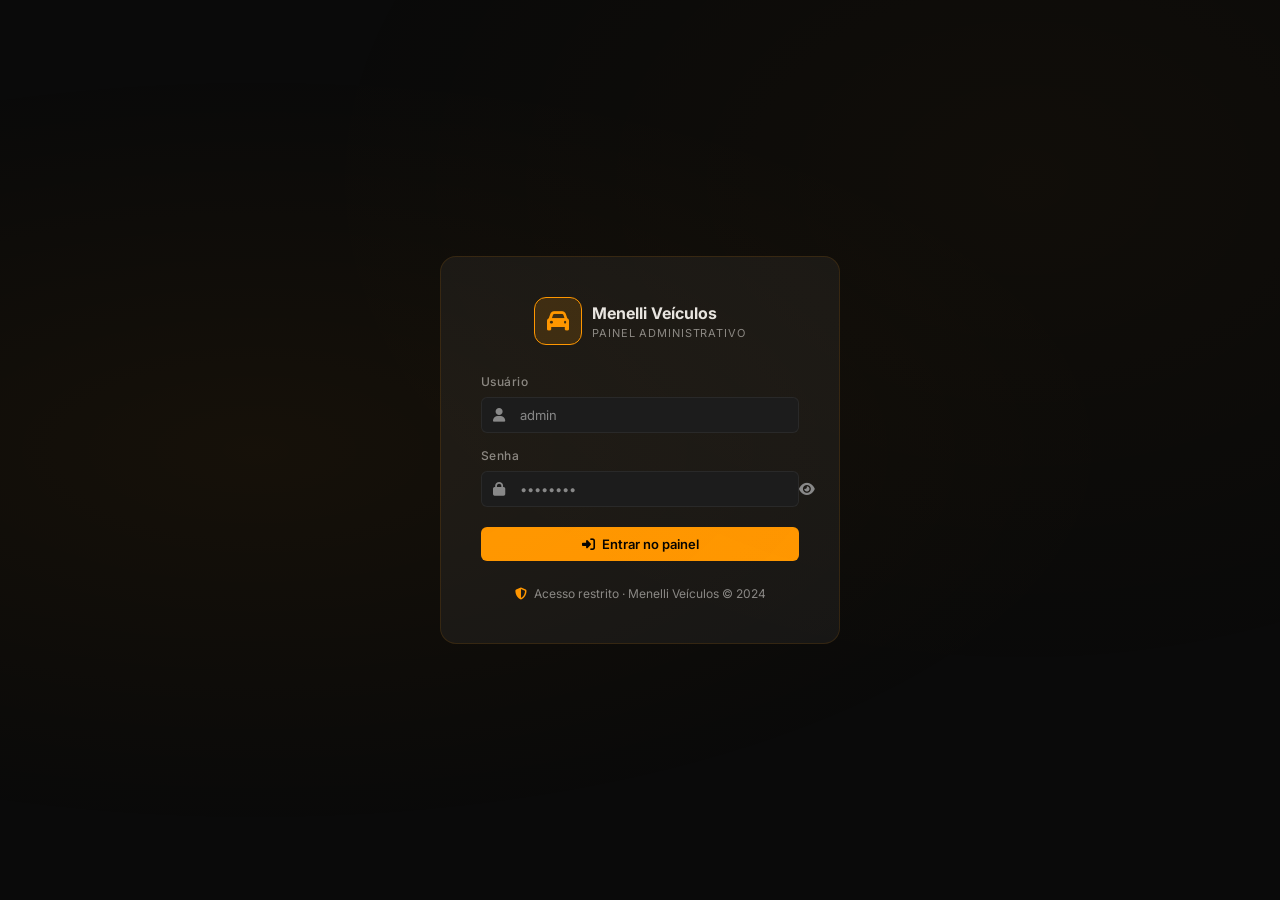
<file: pages/admin/financiamentos.html>
<!DOCTYPE html>
<html lang="pt-BR">
<head>
  <meta charset="UTF-8" /><meta name="viewport" content="width=device-width, initial-scale=1.0" />
  <title>Financiamentos — Menelli Admin</title>
  <meta name="robots" content="noindex, nofollow" />
  <link rel="stylesheet" href="../../styles/admin.css" />
  <link rel="stylesheet" href="https://cdnjs.cloudflare.com/ajax/libs/font-awesome/6.5.0/css/all.min.css" />
</head>
<body>
<div class="admin-layout">
  <aside class="sidebar" id="sidebar"></aside>
  <div class="admin-main">
    <div class="topbar">
      <div class="topbar__left">
        <button class="topbar__hamburger" id="hamburger"><i class="fas fa-bars"></i></button>
        <div><div class="topbar__title">Simulações de Financiamento</div><div class="topbar__subtitle" id="topDate"></div></div>
      </div>
      <div class="topbar__right">
        <button class="topbar__btn topbar__btn--outline" onclick="exportCSV()"><i class="fas fa-download"></i> Exportar CSV</button>
        <button class="topbar__btn topbar__btn--danger btn--danger" onclick="clearAll()" style="background:rgba(229,62,62,0.1);color:var(--danger);border:1px solid rgba(229,62,62,0.3);"><i class="fas fa-trash"></i> Limpar histórico</button>
      </div>
    </div>

    <div class="admin-content">

      <div class="kpi-grid" style="grid-template-columns:repeat(4,1fr);margin-bottom:20px;">
        <div class="kpi-card">
          <div class="kpi-icon"><i class="fas fa-calculator"></i></div>
          <div class="kpi-info"><div class="kpi-value" id="kTotal">0</div><div class="kpi-label">Simulações Total</div></div>
        </div>
        <div class="kpi-card">
          <div class="kpi-icon" style="background:rgba(56,161,105,0.15);color:var(--success);"><i class="fas fa-coins"></i></div>
          <div class="kpi-info"><div class="kpi-value" id="kMediaValor">—</div><div class="kpi-label">Valor Médio</div></div>
        </div>
        <div class="kpi-card">
          <div class="kpi-icon" style="background:rgba(214,158,46,0.15);color:var(--warning);"><i class="fas fa-percent"></i></div>
          <div class="kpi-info"><div class="kpi-value" id="kMediaEntrada">—</div><div class="kpi-label">Entrada Média</div></div>
        </div>
        <div class="kpi-card">
          <div class="kpi-icon" style="background:rgba(159,122,234,0.15);color:#b794f4;"><i class="fas fa-calendar-alt"></i></div>
          <div class="kpi-info"><div class="kpi-value" id="kHoje">0</div><div class="kpi-label">Hoje</div></div>
        </div>
      </div>

      <div class="filter-bar">
        <input type="text" id="fSearch" placeholder="Buscar por veículo ou nome..." />
        <select id="fParcelas">
          <option value="">Todas as parcelas</option>
          <option>12x</option><option>24x</option><option>36x</option><option>48x</option><option>60x</option>
        </select>
        <input type="date" id="fDataInicio" title="Data início" />
        <input type="date" id="fDataFim"    title="Data fim" />
        <button class="btn btn--outline btn--sm" onclick="clearFilters()"><i class="fas fa-times"></i> Limpar</button>
      </div>

      <div class="table-wrap">
        <table class="admin-table">
          <thead>
            <tr>
              <th>Veículo</th>
              <th>Valor do Bem</th>
              <th>Entrada</th>
              <th>Financiado</th>
              <th>Parcelas</th>
              <th>Parcela/mês</th>
              <th>Data</th>
              <th>Ações</th>
            </tr>
          </thead>
          <tbody id="finTableBody"></tbody>
        </table>
        <div class="pagination">
          <span id="paginationInfo" style="color:var(--muted);font-size:13px;"></span>
          <div class="page-btns" id="pageBtns"></div>
        </div>
      </div>
    </div>
  </div>
</div>
<div class="toast-container" id="toastContainer"></div>
<script src="../../scripts/database/data.js"></script>
<script src="../../scripts/admin/auth.js"></script>
<script src="../../scripts/admin/admin-common.js"></script>
<script src="../../scripts/admin/financiamentos.js"></script>
</body>
</html>
</file>
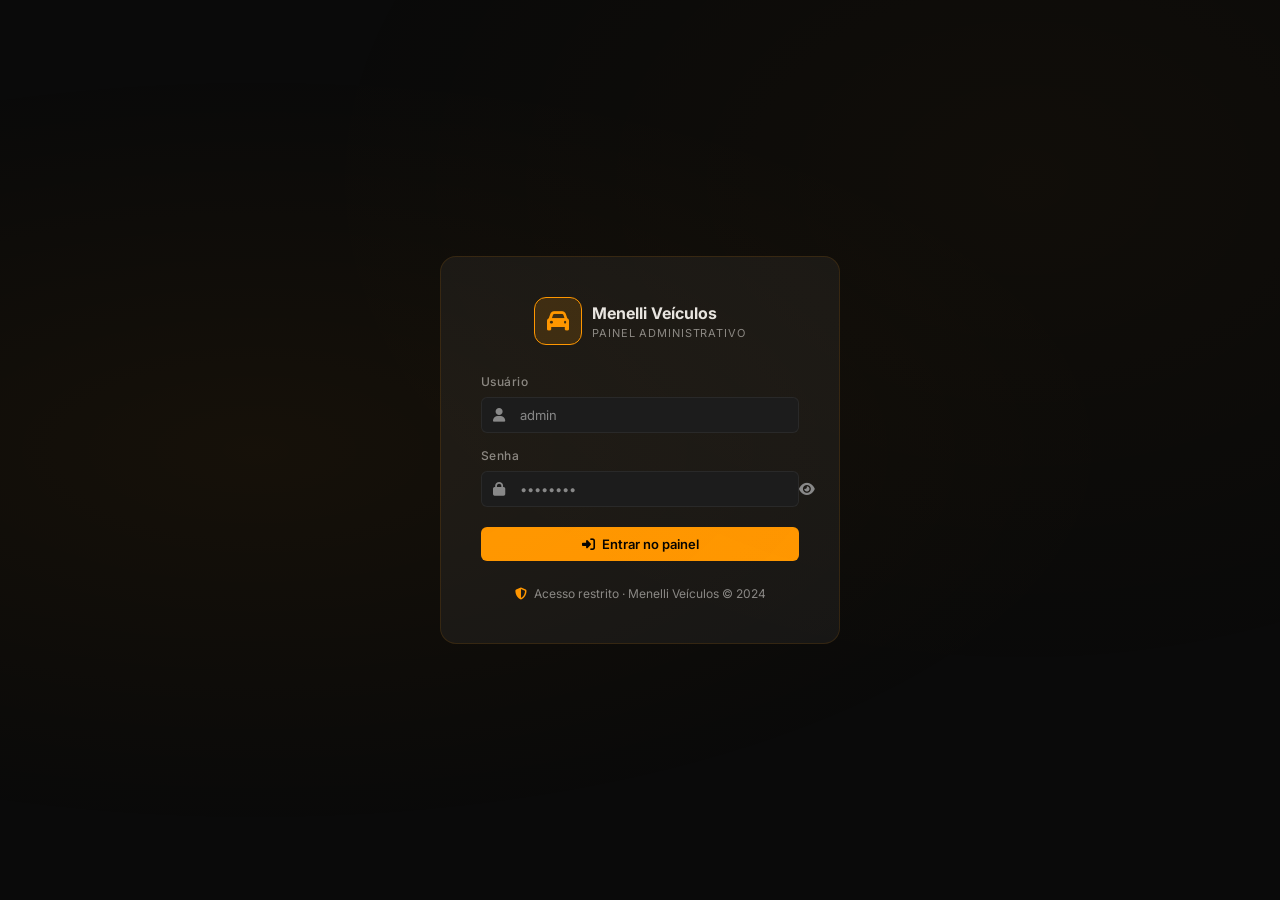
<file: pages/admin/leads.html>
<!DOCTYPE html>
<html lang="pt-BR">
<head>
  <meta charset="UTF-8" />
  <meta name="viewport" content="width=device-width, initial-scale=1.0" />
  <title>Leads — Menelli Admin</title>
  <meta name="robots" content="noindex, nofollow" />
  <link rel="stylesheet" href="../../styles/admin.css" />
  <link rel="stylesheet" href="https://cdnjs.cloudflare.com/ajax/libs/font-awesome/6.5.0/css/all.min.css" />
</head>
<body>
<div class="admin-layout">
  <aside class="sidebar" id="sidebar"></aside>

  <div class="admin-main">
    <div class="topbar">
      <div class="topbar__left">
        <button class="topbar__hamburger" id="hamburger"><i class="fas fa-bars"></i></button>
        <div>
          <div class="topbar__title">Gestão de Leads</div>
          <div class="topbar__subtitle" id="topDate"></div>
        </div>
      </div>
      <div class="topbar__right">
        <button class="topbar__btn topbar__btn--outline" onclick="exportLeads()"><i class="fas fa-download"></i> Exportar CSV</button>
        <button class="topbar__btn topbar__btn--gold" onclick="openAddLeadModal()"><i class="fas fa-plus"></i> Adicionar Lead</button>
      </div>
    </div>

    <div class="admin-content">

      <!-- KPIs rápidos -->
      <div class="kpi-grid" style="grid-template-columns:repeat(4,1fr);margin-bottom:20px;">
        <div class="kpi-card">
          <div class="kpi-icon" style="background:rgba(49,130,206,0.15);color:#63b3ed;"><i class="fas fa-inbox"></i></div>
          <div class="kpi-info"><div class="kpi-value" id="kNovos">0</div><div class="kpi-label">Novos</div></div>
        </div>
        <div class="kpi-card">
          <div class="kpi-icon" style="background:rgba(214,158,46,0.15);color:#f6e05e;"><i class="fas fa-headset"></i></div>
          <div class="kpi-info"><div class="kpi-value" id="kAtendendo">0</div><div class="kpi-label">Em Atendimento</div></div>
        </div>
        <div class="kpi-card">
          <div class="kpi-icon" style="background:rgba(56,161,105,0.15);color:#68d391;"><i class="fas fa-check-circle"></i></div>
          <div class="kpi-info"><div class="kpi-value" id="kFinalizado">0</div><div class="kpi-label">Finalizados</div></div>
        </div>
        <div class="kpi-card">
          <div class="kpi-icon"><i class="fas fa-users"></i></div>
          <div class="kpi-info"><div class="kpi-value" id="kTotal">0</div><div class="kpi-label">Total</div></div>
        </div>
      </div>

      <!-- Filtros -->
      <div class="filter-bar">
        <input type="text" id="fSearch" placeholder="Buscar por nome, telefone, e-mail..." />
        <select id="fStatus">
          <option value="">Todos os status</option>
          <option value="novo">Novo</option>
          <option value="atendendo">Em Atendimento</option>
          <option value="finalizado">Finalizado</option>
        </select>
        <select id="fInteresse">
          <option value="">Todos os interesses</option>
          <option value="Comprar veículo">Comprar veículo</option>
          <option value="Vender / Trocar">Vender / Trocar</option>
          <option value="Financiamento">Financiamento</option>
          <option value="Revisão & Serviços">Revisão e Serviços</option>
          <option value="Consórcio">Consórcio</option>
        </select>
        <input type="date" id="fDataInicio" title="Data início" />
        <input type="date" id="fDataFim"    title="Data fim" />
        <button class="btn btn--outline btn--sm" onclick="clearFilters()"><i class="fas fa-times"></i> Limpar</button>
      </div>

      <!-- Tabela -->
      <div class="table-wrap">
        <table class="admin-table">
          <thead>
            <tr>
              <th>Nome</th>
              <th>Contato</th>
              <th>Interesse</th>
              <th>Veículo</th>
              <th>Data</th>
              <th>Status</th>
              <th>Ações</th>
            </tr>
          </thead>
          <tbody id="leadsTableBody"></tbody>
        </table>
        <div class="pagination">
          <span id="paginationInfo" style="color:var(--muted);font-size:13px;"></span>
          <div class="page-btns" id="pageBtns"></div>
        </div>
      </div>
    </div>
  </div>
</div>

<!-- Modal: Adicionar/Editar Lead manualmente -->
<div class="modal-overlay" id="leadModal">
  <div class="modal modal--sm">
    <div class="modal__header">
      <div class="modal__title" id="leadModalTitle">Novo Lead</div>
      <button class="modal__close" onclick="closeLeadModal()"><i class="fas fa-times"></i></button>
    </div>
    <div class="modal__body">
      <div class="form-group" style="margin-bottom:14px;">
        <label>Nome completo</label>
        <input type="text" id="lNome" class="form-control" placeholder="Nome do cliente" />
      </div>
      <div class="form-group" style="margin-bottom:14px;">
        <label>Telefone / WhatsApp</label>
        <input type="tel" id="lTelefone" class="form-control" placeholder="(27) 99999-9999" />
      </div>
      <div class="form-group" style="margin-bottom:14px;">
        <label>E-mail</label>
        <input type="email" id="lEmail" class="form-control" placeholder="email@exemplo.com" />
      </div>
      <div class="form-group" style="margin-bottom:14px;">
        <label>Interesse</label>
        <select id="lInteresse" class="form-control">
          <option>Comprar veículo</option>
          <option>Vender / Trocar</option>
          <option>Financiamento</option>
          <option>Revisão e Serviços</option>
          <option>Consórcio</option>
          <option>Outro</option>
        </select>
      </div>
      <div class="form-group" style="margin-bottom:14px;">
        <label>Veículo de interesse</label>
        <input type="text" id="lVeiculo" class="form-control" placeholder="Ex: Toyota Corolla 2023" />
      </div>
      <div class="form-group">
        <label>Observações</label>
        <textarea id="lObs" class="form-control" rows="3" placeholder="Anotações sobre o contato..."></textarea>
      </div>
    </div>
    <div class="modal__footer">
      <button class="btn btn--outline" onclick="closeLeadModal()">Cancelar</button>
      <button class="btn btn--gold" onclick="saveLead()"><i class="fas fa-save"></i> Salvar</button>
    </div>
  </div>
</div>

<!-- Modal: Detalhes do lead -->
<div class="modal-overlay" id="leadDetailModal">
  <div class="modal modal--sm">
    <div class="modal__header">
      <div class="modal__title">Detalhes do Lead</div>
      <button class="modal__close" onclick="closeLeadDetail()"><i class="fas fa-times"></i></button>
    </div>
    <div class="modal__body" id="leadDetailBody"></div>
    <div class="modal__footer">
      <button class="btn btn--outline" onclick="closeLeadDetail()">Fechar</button>
      <a id="detailWaBtn" href="#" target="_blank" class="btn btn--gold"><i class="fab fa-whatsapp"></i> WhatsApp</a>
    </div>
  </div>
</div>

<div class="toast-container" id="toastContainer"></div>

<script src="../../scripts/database/data.js"></script>
<script src="../../scripts/admin/auth.js"></script>
<script src="../../scripts/admin/admin-common.js"></script>
<script src="../../scripts/admin/leads.js"></script>
</body>
</html>
</file>
<file: styles/admin.css>
/* ============================================================
   MENELLI VEÍCULOS — Admin Panel CSS
   ============================================================ */
@import url('https://fonts.googleapis.com/css2?family=Inter:wght@300;400;500;600;700&display=swap');

/* ---- Variables ---- */
:root {
  --bg: #0a0a0a;
  --sidebar: #111111;
  --card: #161616;
  --card2: #1c1c1c;
  --border: rgba(255, 151, 0, 0.12);
  --border2: rgba(255, 255, 255, 0.06);
  --gold: #ff9700;
  --gold-dim: rgba(255, 151, 0, 0.15);
  --gold-glow: rgba(255, 151, 0, 0.25);
  --text: #e8e8e8;
  --muted: #888;
  --white: #ffffff;
  --danger: #e53e3e;
  --success: #38a169;
  --warning: #d69e2e;
  --info: #3182ce;
  --sidebar-w: 240px;
  --topbar-h: 64px;
  --radius: 10px;
  --radius-sm: 6px;
  --shadow: 0 4px 24px rgba(0, 0, 0, 0.5);
  --font: 'Inter', sans-serif;
  --transition: 0.2s ease;
}

/* ---- Reset ---- */
*,
*::before,
*::after {
  box-sizing: border-box;
  margin: 0;
  padding: 0;
}

html {
  scroll-behavior: smooth;
}

body {
  font-family: var(--font);
  background: var(--bg);
  color: var(--text);
  min-height: 100vh;
  line-height: 1.5;
  -webkit-font-smoothing: antialiased;
}

a {
  color: inherit;
  text-decoration: none;
}

img {
  max-width: 100%;
  display: block;
}

button {
  cursor: pointer;
  border: none;
  background: none;
  font-family: inherit;
}

input,
select,
textarea {
  font-family: inherit;
}

ul {
  list-style: none;
}

/* ---- Layout ---- */
.admin-layout {
  display: flex;
  min-height: 100vh;
}

.admin-main {
  flex: 1;
  margin-left: var(--sidebar-w);
  min-height: 100vh;
  display: flex;
  flex-direction: column;
  transition: margin-left var(--transition);
}

.admin-content {
  padding: 28px;
  flex: 1;
}

/* ---- Sidebar ---- */
.sidebar {
  position: fixed;
  left: 0;
  top: 0;
  bottom: 0;
  width: var(--sidebar-w);
  background: var(--sidebar);
  border-right: 1px solid var(--border2);
  display: flex;
  flex-direction: column;
  z-index: 100;
  transition: transform var(--transition);
}

.sidebar__brand {
  padding: 20px 20px 16px;
  border-bottom: 1px solid var(--border2);
  display: flex;
  align-items: center;
  gap: 10px;
}

.sidebar__logo {
  height: 36px;
  width: auto;
  object-fit: contain;
}

/* Container para alinhar a logo */
.sidebar__brand-container {
  display: flex;
  align-items: center;
  padding: 10px 0;
  /* Ajuste o respiro conforme necessário */
}

/* Ajuste do tamanho da imagem */
.sidebar__logo {
  margin-left: 20px;
  max-height: 100px;
  max-width: 150px;
  /* Define uma largura máxima para a logo */
  height: auto;
  /* Mantém a proporção da imagem */
  display: block;
}

.sidebar__badge {
  font-size: 10px;
  background: var(--gold);
  color: #000;
  padding: 2px 6px;
  border-radius: 20px;
  font-weight: 700;
}

.sidebar__nav {
  flex: 1;
  padding: 12px 0;
  overflow-y: auto;
}

.sidebar__section {
  padding: 16px 16px 6px;
  font-size: 10px;
  color: var(--muted);
  letter-spacing: 0.1em;
  text-transform: uppercase;
  font-weight: 600;
}

.sidebar__item {
  display: flex;
  align-items: center;
  gap: 12px;
  padding: 10px 16px;
  margin: 1px 8px;
  border-radius: var(--radius-sm);
  color: var(--muted);
  font-size: 14px;
  font-weight: 500;
  transition: all var(--transition);
  position: relative;
}

.sidebar__item:hover {
  background: var(--gold-dim);
  color: var(--white);
}

.sidebar__item.active {
  background: var(--gold-dim);
  color: var(--gold);
}

.sidebar__item.active::before {
  content: '';
  position: absolute;
  left: -8px;
  top: 50%;
  transform: translateY(-50%);
  height: 60%;
  width: 3px;
  background: var(--gold);
  border-radius: 0 2px 2px 0;
}

.sidebar__item i {
  width: 18px;
  text-align: center;
  font-size: 15px;
}

.sidebar__badge-count {
  margin-left: auto;
  background: var(--gold);
  color: #000;
  font-size: 10px;
  font-weight: 700;
  padding: 1px 6px;
  border-radius: 20px;
  min-width: 18px;
  text-align: center;
}

.sidebar__footer {
  padding: 16px;
  border-top: 1px solid var(--border2);
}

.sidebar__user {
  display: flex;
  align-items: center;
  gap: 10px;
  margin-bottom: 12px;
}

.sidebar__avatar {
  width: 36px;
  height: 36px;
  border-radius: 50%;
  background: var(--gold);
  color: #000;
  display: grid;
  place-items: center;
  font-weight: 700;
  font-size: 14px;
}

.sidebar__user-name {
  font-size: 13px;
  font-weight: 600;
}

.sidebar__user-role {
  font-size: 11px;
  color: var(--muted);
}

.sidebar__logout {
  width: 100%;
  padding: 9px;
  border-radius: var(--radius-sm);
  background: rgba(229, 62, 62, 0.1);
  color: #e53e3e;
  font-size: 13px;
  font-weight: 600;
  display: flex;
  align-items: center;
  justify-content: center;
  gap: 8px;
  transition: all var(--transition);
}

.sidebar__logout:hover {
  background: rgba(229, 62, 62, 0.2);
}

/* ---- Topbar ---- */
.topbar {
  height: var(--topbar-h);
  background: var(--sidebar);
  border-bottom: 1px solid var(--border2);
  display: flex;
  align-items: center;
  justify-content: space-between;
  padding: 0 28px;
  position: sticky;
  top: 0;
  z-index: 50;
}

.topbar__left {
  display: flex;
  align-items: center;
  gap: 12px;
}

.topbar__title {
  font-size: 18px;
  font-weight: 700;
}

.topbar__subtitle {
  font-size: 13px;
  color: var(--muted);
}

.topbar__right {
  display: flex;
  align-items: center;
  gap: 12px;
}

.topbar__btn {
  padding: 8px 16px;
  border-radius: var(--radius-sm);
  font-size: 13px;
  font-weight: 600;
  display: flex;
  align-items: center;
  gap: 6px;
  transition: all var(--transition);
}

.topbar__btn--gold {
  background: var(--gold);
  color: #000;
}

.topbar__btn--gold:hover {
  background: #ffaa20;
}

.topbar__btn--outline {
  border: 1px solid var(--border);
  color: var(--muted);
}

.topbar__btn--outline:hover {
  border-color: var(--gold);
  color: var(--gold);
}

.topbar__hamburger {
  display: none;
  font-size: 20px;
  color: var(--text);
  padding: 6px;
}

/* ---- Cards KPI ---- */
.kpi-grid {
  display: grid;
  grid-template-columns: repeat(auto-fill, minmax(200px, 1fr));
  gap: 16px;
  margin-bottom: 24px;
}

.kpi-card {
  background: var(--card);
  border: 1px solid var(--border2);
  border-radius: var(--radius);
  padding: 20px;
  display: flex;
  align-items: flex-start;
  gap: 16px;
  transition: border-color var(--transition), transform var(--transition);
}

.kpi-card:hover {
  border-color: var(--border);
  transform: translateY(-2px);
}

.kpi-icon {
  width: 48px;
  height: 48px;
  border-radius: var(--radius-sm);
  background: var(--gold-dim);
  display: grid;
  place-items: center;
  font-size: 20px;
  color: var(--gold);
  flex-shrink: 0;
}

.kpi-info {
  flex: 1;
  min-width: 0;
}

.kpi-value {
  font-size: 26px;
  font-weight: 700;
  line-height: 1.1;
}

.kpi-label {
  font-size: 12px;
  color: var(--muted);
  margin-top: 2px;
}

.kpi-sub {
  font-size: 11px;
  color: var(--gold);
  margin-top: 4px;
  font-weight: 500;
}

/* ---- Section header ---- */
.section-head {
  display: flex;
  align-items: center;
  justify-content: space-between;
  margin-bottom: 18px;
  gap: 12px;
  flex-wrap: wrap;
}

.section-head h2 {
  font-size: 16px;
  font-weight: 700;
}

.section-head p {
  font-size: 13px;
  color: var(--muted);
  margin-top: 2px;
}

/* ---- Table ---- */
.table-wrap {
  background: var(--card);
  border: 1px solid var(--border2);
  border-radius: var(--radius);
  overflow: hidden;
}

.admin-table {
  width: 100%;
  border-collapse: collapse;
}

.admin-table th {
  padding: 12px 16px;
  text-align: left;
  font-size: 11px;
  color: var(--muted);
  text-transform: uppercase;
  letter-spacing: 0.07em;
  background: var(--card2);
  border-bottom: 1px solid var(--border2);
  font-weight: 600;
  white-space: nowrap;
}

.admin-table td {
  padding: 13px 16px;
  font-size: 13px;
  border-bottom: 1px solid var(--border2);
  vertical-align: middle;
}

.admin-table tr:last-child td {
  border-bottom: none;
}

.admin-table tr:hover td {
  background: rgba(255, 151, 0, 0.03);
}

.admin-table img.thumb {
  width: 52px;
  height: 38px;
  object-fit: cover;
  border-radius: 4px;
  background: #222;
}

/* ---- Badges / Status ---- */
.badge {
  display: inline-flex;
  align-items: center;
  gap: 4px;
  padding: 3px 10px;
  border-radius: 20px;
  font-size: 11px;
  font-weight: 600;
  white-space: nowrap;
}

.badge--novo {
  background: rgba(49, 130, 206, 0.15);
  color: #63b3ed;
}

.badge--atendendo {
  background: rgba(214, 158, 46, 0.15);
  color: #f6e05e;
}

.badge--finalizado {
  background: rgba(56, 161, 105, 0.15);
  color: #68d391;
}

.badge--disponivel {
  background: rgba(56, 161, 105, 0.15);
  color: #68d391;
}

.badge--reservado {
  background: rgba(214, 158, 46, 0.15);
  color: #f6e05e;
}

.badge--vendido {
  background: rgba(229, 62, 62, 0.15);
  color: #fc8181;
}

.badge--zerokm {
  background: rgba(49, 130, 206, 0.15);
  color: #63b3ed;
}

.badge--seminovo {
  background: rgba(214, 158, 46, 0.15);
  color: #f6e05e;
}

.badge--suv {
  background: rgba(159, 122, 234, 0.15);
  color: #b794f4;
}

.badge--caminhonete {
  background: rgba(56, 161, 105, 0.15);
  color: #68d391;
}

.badge--tag {
  background: var(--gold-dim);
  color: var(--gold);
}

/* ---- Action buttons ---- */
.action-btns {
  display: flex;
  gap: 6px;
  flex-wrap: wrap;
}

.btn-icon {
  width: 32px;
  height: 32px;
  border-radius: var(--radius-sm);
  display: grid;
  place-items: center;
  font-size: 13px;
  transition: all var(--transition);
  border: 1px solid var(--border2);
  color: var(--muted);
}

.btn-icon:hover {
  border-color: var(--gold);
  color: var(--gold);
  background: var(--gold-dim);
}

.btn-icon--danger:hover {
  border-color: var(--danger);
  color: var(--danger);
  background: rgba(229, 62, 62, 0.1);
}

.btn-icon--success:hover {
  border-color: var(--success);
  color: var(--success);
  background: rgba(56, 161, 105, 0.1);
}

/* ---- Buttons ---- */
.btn {
  display: inline-flex;
  align-items: center;
  gap: 7px;
  padding: 9px 18px;
  border-radius: var(--radius-sm);
  font-size: 13px;
  font-weight: 600;
  transition: all var(--transition);
  white-space: nowrap;
}

.btn--gold {
  background: var(--gold);
  color: #000;
}

.btn--gold:hover {
  background: #ffaa20;
}

.btn--outline {
  border: 1px solid var(--border);
  color: var(--muted);
}

.btn--outline:hover {
  border-color: var(--gold);
  color: var(--gold);
}

.btn--danger {
  background: rgba(229, 62, 62, 0.1);
  color: var(--danger);
  border: 1px solid rgba(229, 62, 62, 0.3);
}

.btn--danger:hover {
  background: rgba(229, 62, 62, 0.2);
}

.btn--ghost {
  color: var(--muted);
}

.btn--ghost:hover {
  color: var(--gold);
}

.btn--sm {
  padding: 6px 12px;
  font-size: 12px;
}

.btn--full {
  width: 100%;
  justify-content: center;
}

/* ---- Filters / Search bar ---- */
.filter-bar {
  display: flex;
  gap: 10px;
  flex-wrap: wrap;
  align-items: center;
  margin-bottom: 18px;
}

.filter-bar input,
.filter-bar select {
  background: var(--card);
  border: 1px solid var(--border2);
  color: var(--text);
  border-radius: var(--radius-sm);
  padding: 8px 12px;
  font-size: 13px;
  transition: border-color var(--transition);
}

.filter-bar input:focus,
.filter-bar select:focus {
  outline: none;
  border-color: var(--gold);
}

.filter-bar input {
  flex: 1;
  min-width: 180px;
}

.filter-bar select {
  min-width: 140px;
}

.filter-bar input::placeholder {
  color: var(--muted);
}

/* ---- Forms ---- */
.form-grid {
  display: grid;
  grid-template-columns: 1fr 1fr;
  gap: 16px;
}

.form-grid--3 {
  grid-template-columns: 1fr 1fr 1fr;
}

.form-full {
  grid-column: 1 / -1;
}

.form-group {
  display: flex;
  flex-direction: column;
  gap: 6px;
}

.form-group label {
  font-size: 12px;
  color: var(--muted);
  font-weight: 500;
  letter-spacing: 0.04em;
}

.form-group label span.req {
  color: var(--gold);
}

.form-control {
  background: var(--card2);
  border: 1px solid var(--border2);
  color: var(--text);
  border-radius: var(--radius-sm);
  padding: 9px 12px;
  font-size: 13px;
  transition: border-color var(--transition);
  width: 100%;
}

.form-control:focus {
  outline: none;
  border-color: var(--gold);
  background: var(--card);
}

.form-control::placeholder {
  color: var(--muted);
}

.form-control[type="range"] {
  padding: 4px 0;
  accent-color: var(--gold);
}

textarea.form-control {
  resize: vertical;
  min-height: 80px;
}

select.form-control option {
  background: var(--card2);
}

/* ---- Tabs ---- */
.tabs {
  display: flex;
  gap: 4px;
  background: var(--card2);
  padding: 4px;
  border-radius: var(--radius-sm);
  margin-bottom: 20px;
}

.tab {
  padding: 8px 16px;
  border-radius: 6px;
  font-size: 13px;
  font-weight: 500;
  color: var(--muted);
  transition: all var(--transition);
}

.tab.active {
  background: var(--gold);
  color: #000;
  font-weight: 700;
}

.tab-content {
  display: none;
}

.tab-content.active {
  display: block;
}

/* ---- Modal ---- */
.modal-overlay {
  position: fixed;
  inset: 0;
  background: rgba(0, 0, 0, 0.75);
  z-index: 200;
  display: flex;
  align-items: center;
  justify-content: center;
  padding: 20px;
  opacity: 0;
  pointer-events: none;
  transition: opacity var(--transition);
}

.modal-overlay.open {
  opacity: 1;
  pointer-events: all;
}

.modal {
  background: var(--card);
  border: 1px solid var(--border);
  border-radius: var(--radius);
  width: 100%;
  max-width: 760px;
  max-height: 90vh;
  overflow-y: auto;
  position: relative;
  transform: translateY(16px);
  transition: transform var(--transition);
}

.modal-overlay.open .modal {
  transform: translateY(0);
}

.modal--sm {
  max-width: 420px;
}

.modal--lg {
  max-width: 960px;
}

.modal__header {
  display: flex;
  align-items: center;
  justify-content: space-between;
  padding: 20px 24px;
  border-bottom: 1px solid var(--border2);
  position: sticky;
  top: 0;
  background: var(--card);
  z-index: 1;
}

.modal__title {
  font-size: 16px;
  font-weight: 700;
}

.modal__close {
  width: 32px;
  height: 32px;
  display: grid;
  place-items: center;
  border-radius: var(--radius-sm);
  color: var(--muted);
  transition: all var(--transition);
}

.modal__close:hover {
  background: rgba(229, 62, 62, 0.1);
  color: var(--danger);
}

.modal__body {
  padding: 24px;
}

.modal__footer {
  padding: 16px 24px;
  border-top: 1px solid var(--border2);
  display: flex;
  justify-content: flex-end;
  gap: 10px;
}

/* ---- Charts ---- */
.chart-wrap {
  background: var(--card);
  border: 1px solid var(--border2);
  border-radius: var(--radius);
  padding: 20px;
}

.chart-title {
  font-size: 13px;
  font-weight: 700;
  color: var(--muted);
  text-transform: uppercase;
  letter-spacing: 0.07em;
  margin-bottom: 16px;
}

.chart-grid {
  display: grid;
  grid-template-columns: 1fr 1fr;
  gap: 16px;
  margin-bottom: 24px;
}

canvas {
  width: 100% !important;
}

/* ---- Toasts ---- */
.toast-container {
  position: fixed;
  bottom: 24px;
  right: 24px;
  z-index: 9999;
  display: flex;
  flex-direction: column;
  gap: 8px;
  pointer-events: none;
}

.toast {
  background: var(--card2);
  border: 1px solid var(--border);
  border-radius: var(--radius-sm);
  padding: 12px 18px;
  font-size: 13px;
  font-weight: 500;
  display: flex;
  align-items: center;
  gap: 10px;
  min-width: 260px;
  box-shadow: var(--shadow);
  transform: translateX(120%);
  transition: transform 0.3s ease;
  pointer-events: all;
}

.toast.show {
  transform: translateX(0);
}

.toast--success {
  border-left: 3px solid var(--success);
}

.toast--error {
  border-left: 3px solid var(--danger);
}

.toast--info {
  border-left: 3px solid var(--gold);
}

/* ---- Stats donut / bar (canvas-based) ---- */
.donut-legend {
  display: flex;
  flex-wrap: wrap;
  gap: 12px;
  margin-top: 12px;
}

.legend-item {
  display: flex;
  align-items: center;
  gap: 6px;
  font-size: 12px;
  color: var(--muted);
}

.legend-dot {
  width: 10px;
  height: 10px;
  border-radius: 50%;
  flex-shrink: 0;
}

/* ---- Empty state ---- */
.empty-state {
  text-align: center;
  padding: 60px 20px;
  color: var(--muted);
}

.empty-state i {
  font-size: 40px;
  color: var(--gold-dim);
  margin-bottom: 12px;
}

.empty-state p {
  font-size: 14px;
  margin-bottom: 16px;
}

/* ---- Toggle switch ---- */
.toggle {
  position: relative;
  display: inline-block;
  width: 40px;
  height: 22px;
}

.toggle input {
  opacity: 0;
  width: 0;
  height: 0;
}

.toggle-slider {
  position: absolute;
  inset: 0;
  background: #333;
  border-radius: 22px;
  transition: background var(--transition);
  cursor: pointer;
}

.toggle-slider::before {
  content: '';
  position: absolute;
  width: 16px;
  height: 16px;
  left: 3px;
  top: 3px;
  background: #fff;
  border-radius: 50%;
  transition: transform var(--transition);
}

.toggle input:checked+.toggle-slider {
  background: var(--gold);
}

.toggle input:checked+.toggle-slider::before {
  transform: translateX(18px);
}

/* ---- Tags / Opcionais ---- */
.tag-list {
  display: flex;
  flex-wrap: wrap;
  gap: 6px;
}

.tag {
  background: var(--gold-dim);
  color: var(--gold);
  padding: 3px 10px;
  border-radius: 20px;
  font-size: 11px;
  font-weight: 500;
  display: flex;
  align-items: center;
  gap: 4px;
}

.tag .tag-remove {
  cursor: pointer;
  opacity: 0.6;
  transition: opacity var(--transition);
}

.tag .tag-remove:hover {
  opacity: 1;
}

.tag-input {
  display: flex;
  gap: 6px;
  margin-top: 8px;
}

.tag-input input {
  flex: 1;
}

/* ---- Image preview ---- */
.img-preview-grid {
  display: flex;
  flex-wrap: wrap;
  gap: 8px;
  margin-top: 8px;
}

.img-preview-item {
  position: relative;
  width: 80px;
  height: 60px;
  border-radius: var(--radius-sm);
  overflow: hidden;
  border: 1px solid var(--border2);
  background: #222;
}

.img-preview-item img {
  width: 100%;
  height: 100%;
  object-fit: cover;
}

.img-preview-item .remove {
  position: absolute;
  top: 2px;
  right: 2px;
  width: 18px;
  height: 18px;
  background: rgba(0, 0, 0, 0.7);
  color: #fff;
  border-radius: 50%;
  display: grid;
  place-items: center;
  font-size: 10px;
  cursor: pointer;
}

/* ---- Stars (testimonials) ---- */
.star-rating {
  display: flex;
  gap: 4px;
}

.star-rating i {
  font-size: 16px;
  color: #444;
  cursor: pointer;
  transition: color var(--transition);
}

.star-rating i.active {
  color: var(--gold);
}

/* ---- Pagination ---- */
.pagination {
  display: flex;
  align-items: center;
  justify-content: space-between;
  padding: 14px 16px;
  border-top: 1px solid var(--border2);
  font-size: 13px;
  color: var(--muted);
}

.page-btns {
  display: flex;
  gap: 4px;
}

.page-btn {
  width: 32px;
  height: 32px;
  border-radius: var(--radius-sm);
  border: 1px solid var(--border2);
  color: var(--muted);
  display: grid;
  place-items: center;
  font-size: 12px;
  transition: all var(--transition);
}

.page-btn:hover,
.page-btn.active {
  border-color: var(--gold);
  color: var(--gold);
  background: var(--gold-dim);
}

/* ---- Confirm dialog ---- */
.confirm-modal {
  max-width: 400px;
  text-align: center;
}

.confirm-modal .confirm-icon {
  font-size: 48px;
  color: var(--danger);
  margin-bottom: 12px;
}

.confirm-modal h3 {
  font-size: 18px;
  margin-bottom: 8px;
}

.confirm-modal p {
  font-size: 14px;
  color: var(--muted);
  margin-bottom: 24px;
}

.confirm-modal .confirm-btns {
  display: flex;
  gap: 10px;
  justify-content: center;
}

/* ---- Login page ---- */
.login-page {
  min-height: 100vh;
  background: var(--bg);
  display: grid;
  place-items: center;
  padding: 20px;
}

.login-card {
  background: var(--card);
  border: 1px solid var(--border);
  border-radius: 16px;
  padding: 40px;
  width: 100%;
  max-width: 400px;
}

.login-logo {
  display: block;
  max-width: 160px;
  margin: 0 auto 24px;
}

.login-title {
  font-size: 22px;
  font-weight: 700;
  text-align: center;
  margin-bottom: 6px;
}

.login-sub {
  font-size: 13px;
  color: var(--muted);
  text-align: center;
  margin-bottom: 28px;
}

.login-card .form-group {
  margin-bottom: 14px;
}

.login-error {
  background: rgba(229, 62, 62, 0.1);
  border: 1px solid rgba(229, 62, 62, 0.3);
  color: #fc8181;
  padding: 10px 14px;
  border-radius: var(--radius-sm);
  font-size: 13px;
  margin-bottom: 14px;
  display: none;
}

.login-error.show {
  display: block;
}

/* ---- Scrollbar ---- */
::-webkit-scrollbar {
  width: 6px;
  height: 6px;
}

::-webkit-scrollbar-track {
  background: transparent;
}

::-webkit-scrollbar-thumb {
  background: #333;
  border-radius: 3px;
}

::-webkit-scrollbar-thumb:hover {
  background: var(--gold);
}

/* ---- Responsive ---- */
@media (max-width: 1024px) {
  .chart-grid {
    grid-template-columns: 1fr;
  }

  .form-grid--3 {
    grid-template-columns: 1fr 1fr;
  }
}

@media (max-width: 768px) {
  .sidebar {
    transform: translateX(-100%);
  }

  .sidebar.open {
    transform: translateX(0);
  }

  .admin-main {
    margin-left: 0;
  }

  .topbar__hamburger {
    display: flex;
  }

  .admin-content {
    padding: 16px;
  }

  .kpi-grid {
    grid-template-columns: 1fr 1fr;
  }

  .form-grid {
    grid-template-columns: 1fr;
  }

  .form-grid--3 {
    grid-template-columns: 1fr;
  }

  .filter-bar {
    flex-direction: column;
    align-items: stretch;
  }

  .filter-bar input,
  .filter-bar select {
    width: 100%;
  }

  .modal {
    margin: 0;
    border-radius: var(--radius) var(--radius) 0 0;
    max-height: 95vh;
  }

  .modal-overlay {
    align-items: flex-end;
    padding: 0;
  }

  .admin-table {
    display: block;
    overflow-x: auto;
  }
}

@media (max-width: 480px) {
  .kpi-grid {
    grid-template-columns: 1fr;
  }
}
</file>
<file: styles/style.css>
/* ============================================
   MENELLI VEÍCULOS — style.css
   Paleta: Preto | Dourado | Branco
   ============================================ */

/* ---------- VARIÁVEIS & RESET ---------- */
:root {
  --black: #0a0a0a;
  --black-2: #111111;
  --black-3: #1a1a1a;
  --black-card: #161616;
  --gold-light: #f0c96b;
  --gold: #c9a84c;
  --gold-dark: #a07830;
  --gold-dim: rgba(201, 168, 76, 0.15);
  --white: #ffffff;
  --white-dim: rgba(255, 255, 255, 0.08);
  --white-text: #e8e8e8;
  --gray: #888888;
  --gray-light: #cccccc;
  --font-display: "Cormorant Garamond", serif;
  --font-ui: "Rajdhani", sans-serif;
  --font-body: "Inter", sans-serif;
  --radius: 8px;
  --radius-lg: 16px;
  --shadow-gold: 0 4px 24px rgba(201, 168, 76, 0.25);
  --shadow-card: 0 8px 32px rgba(0, 0, 0, 0.5);
  --transition: 0.3s ease;
  --header-h: 78px;
}

*,
*::before,
*::after {
  box-sizing: border-box;
  margin: 0;
  padding: 0;
}

html {
  scroll-behavior: smooth;
}

body {
  background: var(--black);
  color: var(--white-text);
  font-family: var(--font-body);
  font-size: 15px;
  line-height: 1.65;
  overflow-x: clip;
}

img {
  max-width: 100%;
  display: block;
}

a {
  text-decoration: none;
  color: inherit;
}

ul {
  list-style: none;
}

select,
input,
textarea {
  outline: none;
  font-family: var(--font-body);
}

button {
  cursor: pointer;
  border: none;
  background: none;
  font-family: var(--font-ui);
}

/* ---------- SCROLLBAR ---------- */
::-webkit-scrollbar {
  width: 6px;
}

::-webkit-scrollbar-track {
  background: var(--black-2);
}

::-webkit-scrollbar-thumb {
  background: var(--gold);
  border-radius: 3px;
}

/* ---------- CONTAINER ---------- */
.container {
  max-width: 1280px;
  margin: 0 auto;
  padding: 0 24px;
}

/* HEADER E NAVEGAÇÃO */

.header__inner {
  display: flex;
  align-items: center;
  justify-content: space-between;
  gap: 20px;
}

.nav {
  flex: 1;
  display: flex;
  justify-content: flex-end;
}

.logo {
  display: flex;
  align-items: center;
  flex-shrink: 0; /* NÃO deixa a logo esmagar */
}

.logo__img {
  height: 100px; /* controla tamanho */
  width: auto;
  max-width: 180px; /* evita estourar pro lado */
  object-fit: contain;
}

/* ---------- BOTÕES ---------- */
.btn {
  display: inline-flex;
  align-items: center;
  gap: 8px;
  padding: 14px 32px;
  border-radius: var(--radius);
  font-family: var(--font-ui);
  font-size: 15px;
  font-weight: 600;
  letter-spacing: 0.05em;
  text-transform: uppercase;
  transition: var(--transition);
  cursor: pointer;
}

.btn--gold {
  background: linear-gradient(
    135deg,
    var(--gold-light),
    var(--gold),
    var(--gold-dark)
  );
  color: var(--black);
  box-shadow: var(--shadow-gold);
}

.btn--gold:hover {
  background: linear-gradient(135deg, #ffe08a, var(--gold-light), var(--gold));
  transform: translateY(-2px);
  box-shadow: 0 8px 32px rgba(201, 168, 76, 0.4);
}

.btn--outline {
  border: 2px solid rgba(255, 255, 255, 0.35);
  color: var(--white);
  background: transparent;
}

.btn--outline:hover {
  border-color: var(--gold);
  color: var(--gold);
  background: var(--gold-dim);
}

.btn--gold-outline {
  border: 2px solid var(--gold);
  color: var(--gold);
  background: transparent;
  font-family: var(--font-ui);
  font-weight: 600;
  font-size: 14px;
  letter-spacing: 0.05em;
}

.btn--gold-outline:hover {
  background: var(--gold-dim);
  transform: translateY(-2px);
}

.w-full {
  width: 100%;
  justify-content: center;
}

/* ---------- SECTION HELPERS ---------- */
.section-tag {
  display: inline-block;
  font-family: var(--font-ui);
  font-size: 12px;
  font-weight: 700;
  letter-spacing: 0.2em;
  text-transform: uppercase;
  color: var(--gold);
  background: var(--gold-dim);
  border: 1px solid rgba(201, 168, 76, 0.3);
  padding: 4px 14px;
  border-radius: 20px;
  margin-bottom: 14px;
}

.section-header {
  text-align: center;
  margin-bottom: 48px;
}

.section-title {
  font-family: var(--font-display);
  font-size: clamp(28px, 3.5vw, 48px);
  font-weight: 700;
  color: var(--white);
  line-height: 1.2;
}

.section-title span {
  color: var(--gold);
}

.section-sub {
  margin-top: 12px;
  color: var(--gray);
  max-width: 560px;
  margin-left: auto;
  margin-right: auto;
}

/* ============================================
   HEADER / NAV
   ============================================ */
.header {
  position: sticky; /* Faz o elemento "grudar" */
  top: 0; /* Gruda no topo 0 (sem o buraco de 38px) */
  left: 0;
  width: 100%;
  z-index: 1000; /* Garante que fique acima das fotos e textos */
  background: rgba(10, 10, 10, 0.97); /* Cor de fundo */
  backdrop-filter: blur(12px); /* Efeito de vidro */
  border-bottom: 1px solid rgba(201, 168, 76, 0.15);
  transition: box-shadow var(--transition);
}

.header.scrolled {
  box-shadow: 0 4px 32px rgba(0, 0, 0, 0.7);
}

.header__inner {
  display: flex;
  align-items: center;
  justify-content: space-between;
  height: var(--header-h);
  gap: 24px;
}

/* Logo */
.logo {
  display: flex;
  align-items: center;
  gap: 12px;
  flex-shrink: 0;
}

.logo__icon {
  width: 48px;
  height: 48px;
  background: linear-gradient(
    135deg,
    var(--gold-light),
    var(--gold),
    var(--gold-dark)
  );
  border-radius: 10px;
  display: flex;
  align-items: center;
  justify-content: center;
  font-family: var(--font-display);
  font-size: 28px;
  font-weight: 700;
  color: var(--black);
  box-shadow: 0 4px 16px rgba(201, 168, 76, 0.35);
}

.logo__text {
  display: flex;
  flex-direction: column;
  line-height: 1.1;
}

.logo__name {
  font-family: var(--font-ui);
  font-size: 20px;
  font-weight: 700;
  letter-spacing: 0.18em;
  color: var(--white);
}

.logo__sub {
  font-family: var(--font-ui);
  font-size: 10px;
  font-weight: 500;
  letter-spacing: 0.3em;
  color: var(--gold);
  text-transform: uppercase;
}

/* Nav */
.nav__list {
  display: flex;
  align-items: center;
  gap: 4px;
}

.nav__item {
  position: relative;
}

.nav__link {
  display: flex;
  align-items: center;
  gap: 5px;
  padding: 10px 14px;
  font-family: var(--font-ui);
  font-size: 14px;
  font-weight: 600;
  letter-spacing: 0.04em;
  text-transform: uppercase;
  color: var(--white-text);
  border-radius: var(--radius);
  transition: var(--transition);
}

.nav__link:hover,
.nav__link.active {
  color: var(--gold);
  background: var(--gold-dim);
}

.nav__link i {
  font-size: 10px;
  transition: transform var(--transition);
}

.nav__item:hover .nav__link i {
  transform: rotate(180deg);
}

/* Dropdown */
.dropdown {
  position: absolute;
  top: calc(100% + 8px);
  left: 0;
  min-width: 220px;
  background: var(--black-3);
  border: 1px solid rgba(201, 168, 76, 0.2);
  border-radius: var(--radius);
  padding: 8px 0;
  opacity: 0;
  visibility: hidden;
  transform: translateY(8px);
  transition: all 0.25s ease;
  box-shadow: 0 16px 40px rgba(0, 0, 0, 0.6);
  z-index: 100;
}

.nav__item:hover .dropdown {
  opacity: 1;
  visibility: visible;
  transform: translateY(0);
}

.dropdown li a {
  display: block;
  padding: 10px 20px;
  font-family: var(--font-ui);
  font-size: 13px;
  font-weight: 500;
  color: var(--gray-light);
  transition: var(--transition);
}

.dropdown li a:hover {
  color: var(--gold);
  background: var(--gold-dim);
}

/* Hamburger */
.hamburger {
  display: none;
  flex-direction: column;
  gap: 5px;
  padding: 8px;
  border-radius: 6px;
}

.hamburger span {
  display: block;
  width: 24px;
  height: 2px;
  background: var(--gold);
  border-radius: 2px;
  transition: var(--transition);
}

/* ============================================
   HERO SLIDER
   ============================================ */
.hero {
  position: relative;
  height: calc(100vh - 38px - var(--header-h));
  min-height: 520px;
  overflow: hidden;
}

.hero__slides {
  position: relative;
  width: 100%;
  height: 100%;
}

.hero__slide {
  position: absolute;
  inset: 0;
  background-size: cover;
  background-position: center;
  opacity: 0;
  transition: opacity 0.8s ease;
  display: flex;
  align-items: center;
}

.hero__slide.active {
  opacity: 1;
  z-index: 1;
}

.hero__overlay {
  position: absolute;
  inset: 0;
  background: linear-gradient(
    105deg,
    rgba(0, 0, 0, 0.88) 0%,
    rgba(0, 0, 0, 0.6) 50%,
    rgba(0, 0, 0, 0.2) 100%
  );
}

.hero__content {
  position: relative;
  z-index: 2;
  max-width: 680px;
  padding: 40px 0;
  animation: heroIn 0.8s ease both;
}

@keyframes heroIn {
  from {
    opacity: 0;
    transform: translateY(28px);
  }

  to {
    opacity: 1;
    transform: translateY(0);
  }
}

.hero__tag {
  display: inline-block;
  font-family: var(--font-ui);
  font-size: 12px;
  font-weight: 700;
  letter-spacing: 0.2em;
  text-transform: uppercase;
  color: var(--black);
  background: linear-gradient(90deg, var(--gold-light), var(--gold));
  padding: 5px 16px;
  border-radius: 20px;
  margin-bottom: 20px;
}

.hero__title {
  font-family: var(--font-display);
  font-size: clamp(36px, 5vw, 72px);
  font-weight: 700;
  color: var(--white);
  line-height: 1.1;
  margin-bottom: 20px;
}

.hero__title span {
  color: var(--gold);
  display: block;
}

.hero__sub {
  font-size: 16px;
  color: rgba(255, 255, 255, 0.8);
  margin-bottom: 36px;
  max-width: 520px;
}

.hero__actions {
  display: flex;
  gap: 14px;
  flex-wrap: wrap;
}

/* Arrows */
.hero__arrow {
  position: absolute;
  top: 50%;
  transform: translateY(-50%);
  z-index: 10;
  width: 50px;
  height: 50px;
  border-radius: 50%;
  background: rgba(0, 0, 0, 0.5);
  border: 1px solid rgba(201, 168, 76, 0.4);
  color: var(--gold);
  font-size: 16px;
  display: flex;
  align-items: center;
  justify-content: center;
  transition: var(--transition);
}

.hero__arrow:hover {
  background: var(--gold);
  color: var(--black);
}

.hero__arrow--prev {
  left: 24px;
}

.hero__arrow--next {
  right: 24px;
}

/* Dots */
.hero__dots {
  position: absolute;
  bottom: 28px;
  left: 50%;
  transform: translateX(-50%);
  display: flex;
  gap: 10px;
  z-index: 10;
}

.dot {
  width: 8px;
  height: 8px;
  border-radius: 50%;
  background: rgba(255, 255, 255, 0.35);
  cursor: pointer;
  transition: var(--transition);
}

.dot.active {
  background: var(--gold);
  width: 28px;
  border-radius: 4px;
}

/* ============================================
   STATS
   ============================================ */
.stats {
  background: var(--black-2);
  border-top: 1px solid rgba(201, 168, 76, 0.12);
  border-bottom: 1px solid rgba(201, 168, 76, 0.12);
  padding: 0;
}

.stats__grid {
  display: grid;
  grid-template-columns: repeat(4, 1fr);
}

.stat-card {
  display: flex;
  align-items: center;
  gap: 16px;
  padding: 32px 28px;
  border-right: 1px solid rgba(201, 168, 76, 0.12);
  transition: var(--transition);
}

.stat-card:last-child {
  border-right: none;
}

.stat-card:hover {
  background: var(--gold-dim);
}

.stat-card i {
  font-size: 28px;
  color: var(--gold);
  flex-shrink: 0;
}

.stat-card strong {
  display: block;
  font-family: var(--font-ui);
  font-size: 22px;
  font-weight: 700;
  color: var(--white);
  line-height: 1;
}

.stat-card span {
  font-size: 12px;
  color: var(--gray);
  font-family: var(--font-ui);
}

/* ============================================
   SEARCH BAR
   ============================================ */
.search-bar {
  padding: 48px 0;
  background: var(--black-3);
  border-bottom: 1px solid rgba(201, 168, 76, 0.1);
}

.search-bar__box {
  background: var(--black-card);
  border: 1px solid rgba(201, 168, 76, 0.2);
  border-radius: var(--radius-lg);
  padding: 32px;
}

.search-bar__title {
  font-family: var(--font-display);
  font-size: 22px;
  color: var(--white);
  margin-bottom: 20px;
}

.search-bar__form {
  display: grid;
  grid-template-columns: 1fr 1fr 1fr 2fr auto;
  gap: 12px;
  align-items: end;
}

.search-field {
  display: flex;
  flex-direction: column;
  gap: 6px;
}

.search-field label {
  font-family: var(--font-ui);
  font-size: 11px;
  font-weight: 600;
  letter-spacing: 0.1em;
  text-transform: uppercase;
  color: var(--gold);
}

.search-field select,
.search-field input {
  background: var(--black-3);
  border: 1px solid rgba(255, 255, 255, 0.1);
  color: var(--white);
  border-radius: var(--radius);
  padding: 11px 14px;
  font-size: 14px;
  transition: border-color var(--transition);
  appearance: none;
  -webkit-appearance: none;
}

.search-field select:focus,
.search-field input:focus {
  border-color: var(--gold);
}

.search-field select option {
  background: var(--black-3);
}

.search-bar__btn {
  padding: 12px 24px;
  align-self: end;
}

/* ============================================
   INVENTORY / CARDS
   ============================================ */
.inventory {
  padding: 80px 0;
  background: var(--black);
}

/* Filter tabs */
.filter-tabs {
  display: flex;
  gap: 8px;
  flex-wrap: wrap;
  margin-bottom: 36px;
}

.filter-tab {
  padding: 9px 20px;
  border-radius: 24px;
  font-family: var(--font-ui);
  font-size: 13px;
  font-weight: 600;
  letter-spacing: 0.05em;
  border: 1px solid rgba(255, 255, 255, 0.12);
  color: var(--gray-light);
  transition: var(--transition);
  background: transparent;
}

.filter-tab:hover {
  border-color: var(--gold);
  color: var(--gold);
}

.filter-tab.active {
  background: linear-gradient(135deg, var(--gold-light), var(--gold));
  color: var(--black);
  border-color: transparent;
}

/* Grid */
.cards-grid {
  display: grid;
  grid-template-columns: repeat(auto-fill, minmax(290px, 1fr));
  gap: 24px;
}

/* Car card */
.car-card {
  background: var(--black-card);
  border: 1px solid rgba(255, 255, 255, 0.07);
  border-radius: var(--radius-lg);
  overflow: hidden;
  cursor: pointer;
  transition:
    transform 0.3s ease,
    border-color 0.3s ease,
    box-shadow 0.3s ease;
  animation: cardIn 0.5s ease both;
}

@keyframes cardIn {
  from {
    opacity: 0;
    transform: translateY(20px);
  }

  to {
    opacity: 1;
    transform: translateY(0);
  }
}

.car-card:hover {
  transform: translateY(-6px);
  border-color: rgba(201, 168, 76, 0.35);
  box-shadow:
    0 12px 40px rgba(0, 0, 0, 0.5),
    0 0 0 1px rgba(201, 168, 76, 0.2);
}

.car-card__img {
  position: relative;
  height: 200px;
  overflow: hidden;
  background: var(--black-3);
}

.car-card__img img {
  width: 100%;
  height: 100%;
  object-fit: cover;
  transition: transform 0.5s ease;
}

.car-card:hover .car-card__img img {
  transform: scale(1.06);
}

.car-card__badge {
  position: absolute;
  top: 12px;
  left: 12px;
  font-family: var(--font-ui);
  font-size: 11px;
  font-weight: 700;
  letter-spacing: 0.08em;
  padding: 4px 10px;
  border-radius: 4px;
  text-transform: uppercase;
}

.badge--0km {
  background: var(--gold);
  color: var(--black);
}

.badge--seminovo {
  background: #1a6bb5;
  color: #fff;
}

.badge--suv {
  background: #1a5c1a;
  color: #fff;
}

.badge--caminhonete {
  background: #5c1a1a;
  color: #fff;
}

.car-card__fav {
  position: absolute;
  top: 12px;
  right: 12px;
  width: 34px;
  height: 34px;
  border-radius: 50%;
  background: rgba(0, 0, 0, 0.6);
  border: 1px solid rgba(255, 255, 255, 0.15);
  display: flex;
  align-items: center;
  justify-content: center;
  color: var(--gray);
  font-size: 14px;
  transition: var(--transition);
}

.car-card__fav:hover,
.car-card__fav.active {
  color: #e74c3c;
  border-color: #e74c3c;
}

.car-card__body {
  padding: 18px 20px;
}

.car-card__brand {
  font-family: var(--font-ui);
  font-size: 11px;
  font-weight: 600;
  letter-spacing: 0.15em;
  color: var(--gold);
  text-transform: uppercase;
  margin-bottom: 4px;
}

.car-card__name {
  font-family: var(--font-ui);
  font-size: 18px;
  font-weight: 700;
  color: var(--white);
  margin-bottom: 10px;
  line-height: 1.2;
}

.car-card__specs {
  display: flex;
  gap: 14px;
  flex-wrap: wrap;
  margin-bottom: 14px;
}

.car-card__spec {
  display: flex;
  align-items: center;
  gap: 5px;
  font-size: 12px;
  color: var(--gray);
}

.car-card__spec i {
  color: var(--gold);
  font-size: 11px;
}

.car-card__price-block {
  margin-bottom: 14px;
}

.car-card__price-old {
  font-size: 12px;
  color: var(--gray);
  text-decoration: line-through;
  font-family: var(--font-ui);
}

.car-card__price {
  font-family: var(--font-ui);
  font-size: 22px;
  font-weight: 700;
  color: var(--gold-light);
  line-height: 1.1;
}

.car-card__price-parcel {
  font-size: 12px;
  color: var(--gray);
  font-family: var(--font-ui);
}

.car-card__actions {
  display: grid;
  grid-template-columns: 1fr 1fr;
  gap: 8px;
}

.car-card__actions .btn {
  padding: 10px 14px;
  font-size: 12px;
  justify-content: center;
  border-radius: 6px;
}

.btn--whatsapp-card {
  background: #1fbe55;
  color: #fff;
  font-family: var(--font-ui);
  font-weight: 600;
  font-size: 12px;
  letter-spacing: 0.03em;
  border-radius: 6px;
  display: flex;
  align-items: center;
  justify-content: center;
  gap: 6px;
  padding: 10px 14px;
  transition: var(--transition);
}

.btn--whatsapp-card:hover {
  background: #17a849;
  transform: translateY(-1px);
}

.inventory__more {
  text-align: center;
  margin-top: 48px;
}

/* ============================================
   BANNER FINANCIAMENTO
   ============================================ */
.banner-finance {
  background: var(--black-2);
  border-top: 1px solid rgba(201, 168, 76, 0.12);
  border-bottom: 1px solid rgba(201, 168, 76, 0.12);
  padding: 80px 0;
  position: relative;
  overflow: hidden;
}

.banner-finance::before {
  content: "";
  position: absolute;
  top: -100px;
  right: -100px;
  width: 500px;
  height: 500px;
  border-radius: 50%;
  background: radial-gradient(
    circle,
    rgba(201, 168, 76, 0.06) 0%,
    transparent 70%
  );
  pointer-events: none;
}

.banner-finance__inner {
  display: grid;
  grid-template-columns: 1fr 420px;
  gap: 60px;
  align-items: center;
}

.banner-finance__text h2 {
  font-family: var(--font-display);
  font-size: clamp(28px, 3.5vw, 48px);
  font-weight: 700;
  color: var(--white);
  line-height: 1.2;
  margin-bottom: 16px;
}

.banner-finance__text h2 span {
  color: var(--gold);
}

.banner-finance__text p {
  color: var(--gray-light);
  margin-bottom: 28px;
}

.banner-finance__text strong {
  color: var(--gold-light);
}

.banner-finance__features {
  display: grid;
  grid-template-columns: 1fr 1fr;
  gap: 12px;
  margin-bottom: 32px;
}

.bf-item {
  display: flex;
  align-items: center;
  gap: 8px;
  font-family: var(--font-ui);
  font-size: 14px;
  font-weight: 500;
  color: var(--white-text);
}

.bf-item i {
  color: var(--gold);
}

/* Calculadora */
.calc-box {
  background: var(--black-card);
  border: 1px solid rgba(201, 168, 76, 0.25);
  border-radius: var(--radius-lg);
  padding: 32px;
}

.calc-box h3 {
  font-family: var(--font-display);
  font-size: 22px;
  font-weight: 600;
  color: var(--white);
  margin-bottom: 24px;
  padding-bottom: 16px;
  border-bottom: 1px solid rgba(201, 168, 76, 0.15);
}

.calc-field {
  margin-bottom: 18px;
}

.calc-field label {
  display: block;
  font-family: var(--font-ui);
  font-size: 11px;
  font-weight: 600;
  letter-spacing: 0.1em;
  text-transform: uppercase;
  color: var(--gold);
  margin-bottom: 8px;
}

.calc-field input[type="text"],
.calc-field select {
  width: 100%;
  background: var(--black-3);
  border: 1px solid rgba(255, 255, 255, 0.1);
  color: var(--white);
  border-radius: var(--radius);
  padding: 11px 14px;
  font-size: 14px;
  transition: border-color var(--transition);
}

.calc-field input[type="text"]:focus,
.calc-field select:focus {
  border-color: var(--gold);
}

.calc-field select option {
  background: var(--black-3);
}

.calc-field input[type="range"] {
  width: 100%;
  accent-color: var(--gold);
  height: 4px;
}

.calc-field span {
  display: inline-block;
  margin-top: 6px;
  font-family: var(--font-ui);
  font-size: 14px;
  font-weight: 600;
  color: var(--gold);
}

.calc-result {
  background: var(--gold-dim);
  border: 1px solid rgba(201, 168, 76, 0.3);
  border-radius: var(--radius);
  padding: 16px 20px;
  display: flex;
  justify-content: space-between;
  align-items: center;
  margin-bottom: 16px;
}

.calc-result span {
  font-family: var(--font-ui);
  font-size: 13px;
  color: var(--gray);
}

.calc-result strong {
  font-family: var(--font-ui);
  font-size: 22px;
  font-weight: 700;
  color: var(--gold-light);
}

/* ============================================
   SERVIÇOS
   ============================================ */
.services {
  padding: 80px 0;
  background: var(--black-3);
}

.services-grid {
  display: grid;
  grid-template-columns: repeat(3, 1fr);
  gap: 20px;
}

.service-card {
  background: var(--black-card);
  border: 1px solid rgba(255, 255, 255, 0.07);
  border-radius: var(--radius-lg);
  padding: 28px 24px;
  transition: var(--transition);
}

.service-card:hover {
  border-color: rgba(201, 168, 76, 0.3);
  transform: translateY(-4px);
  box-shadow: var(--shadow-card);
}

.service-card__icon {
  width: 52px;
  height: 52px;
  border-radius: 12px;
  background: var(--gold-dim);
  border: 1px solid rgba(201, 168, 76, 0.3);
  display: flex;
  align-items: center;
  justify-content: center;
  font-size: 22px;
  color: var(--gold);
  margin-bottom: 18px;
  transition: var(--transition);
}

.service-card:hover .service-card__icon {
  background: var(--gold);
  color: var(--black);
}

.service-card h3 {
  font-family: var(--font-ui);
  font-size: 18px;
  font-weight: 700;
  color: var(--white);
  margin-bottom: 10px;
}

.service-card p {
  font-size: 14px;
  color: var(--gray);
  margin-bottom: 18px;
  line-height: 1.6;
}

.service-link {
  font-family: var(--font-ui);
  font-size: 13px;
  font-weight: 600;
  color: var(--gold);
  display: flex;
  align-items: center;
  gap: 6px;
  transition: gap var(--transition);
}

.service-link:hover {
  gap: 12px;
}

/* ============================================
   BRANDS / MARCAS
   ============================================ */
.brands {
  padding: 60px 0;
  background: var(--black-2);
  overflow: hidden;
}

.brands-track {
  overflow: hidden;
  position: relative;
}

.brands-track::before,
.brands-track::after {
  content: "";
  position: absolute;
  top: 0;
  bottom: 0;
  width: 100px;
  z-index: 2;
  pointer-events: none;
}

.brands-track::before {
  left: 0;
  background: linear-gradient(to right, var(--black-2), transparent);
}

.brands-track::after {
  right: 0;
  background: linear-gradient(to left, var(--black-2), transparent);
}

.brands-list {
  display: flex;
  gap: 0;
  animation: brandScroll 28s linear infinite;
  width: max-content;
}

@keyframes brandScroll {
  from {
    transform: translateX(0);
  }

  to {
    transform: translateX(-50%);
  }
}

.brand-item {
  min-width: 160px;
  padding: 20px 0;
  text-align: center;
  font-family: var(--font-ui);
  font-size: 16px;
  font-weight: 700;
  letter-spacing: 0.18em;
  color: rgba(255, 255, 255, 0.2);
  border-right: 1px solid rgba(201, 168, 76, 0.1);
  transition: color 0.3s;
}

.brand-item:hover {
  color: var(--gold);
}

/* ============================================
   ABOUT
   ============================================ */
.about {
  padding: 80px 0;
  background: var(--black);
}

.about__inner {
  display: grid;
  grid-template-columns: 1fr 1fr;
  gap: 60px;
  align-items: center;
}

.about__image {
  position: relative;
  border-radius: var(--radius-lg);
  overflow: visible;
}

.about__image img {
  width: 100%;
  border-radius: var(--radius-lg);
  border: 1px solid rgba(201, 168, 76, 0.2);
}

.about__badge {
  position: absolute;
  bottom: -20px;
  right: -20px;
  width: 110px;
  height: 110px;
  background: linear-gradient(
    135deg,
    var(--gold-light),
    var(--gold),
    var(--gold-dark)
  );
  border-radius: 50%;
  display: flex;
  flex-direction: column;
  align-items: center;
  justify-content: center;
  box-shadow: var(--shadow-gold);
}

.about__badge strong {
  font-family: var(--font-display);
  font-size: 36px;
  font-weight: 700;
  color: var(--black);
  line-height: 1;
}

.about__badge span {
  font-family: var(--font-ui);
  font-size: 10px;
  font-weight: 600;
  letter-spacing: 0.05em;
  color: var(--black);
  text-align: center;
  text-transform: uppercase;
}

.about__text .section-title {
  margin-bottom: 16px;
}

.about__text p {
  color: var(--gray-light);
  margin-bottom: 14px;
  font-size: 15px;
}

.about__items {
  margin: 24px 0;
  display: flex;
  flex-direction: column;
  gap: 12px;
}

.about__item {
  display: flex;
  align-items: center;
  gap: 10px;
  font-family: var(--font-ui);
  font-size: 14px;
  font-weight: 500;
  color: var(--white-text);
}

.about__item i {
  color: var(--gold);
  width: 18px;
  text-align: center;
}

/* ============================================
   TESTIMONIALS
   ============================================ */
.testimonials {
  padding: 80px 0;
  background: var(--black-2);
}

.testimonials-grid {
  display: grid;
  grid-template-columns: repeat(3, 1fr);
  gap: 24px;
}

.testi-card {
  background: var(--black-card);
  border: 1px solid rgba(255, 255, 255, 0.07);
  border-radius: var(--radius-lg);
  padding: 28px 24px;
  transition: var(--transition);
}

.testi-card:hover {
  border-color: rgba(201, 168, 76, 0.25);
  transform: translateY(-4px);
}

.testi-stars {
  margin-bottom: 14px;
  color: var(--gold);
  font-size: 14px;
}

.testi-card > p {
  font-size: 14px;
  color: var(--gray-light);
  line-height: 1.7;
  margin-bottom: 20px;
}

.testi-card > p::before {
  content: '"';
  font-size: 28px;
  color: var(--gold);
  line-height: 0;
  vertical-align: -10px;
  margin-right: 4px;
}

.testi-author {
  display: flex;
  align-items: center;
  gap: 12px;
  padding-top: 18px;
  border-top: 1px solid rgba(255, 255, 255, 0.06);
}

.testi-avatar {
  width: 42px;
  height: 42px;
  border-radius: 50%;
  background: linear-gradient(135deg, var(--gold), var(--gold-dark));
  display: flex;
  align-items: center;
  justify-content: center;
  font-family: var(--font-display);
  font-size: 18px;
  font-weight: 700;
  color: var(--black);
  flex-shrink: 0;
}

.testi-author strong {
  display: block;
  font-family: var(--font-ui);
  font-size: 14px;
  color: var(--white);
}

.testi-author span {
  font-size: 12px;
  color: var(--gray);
}

/* ============================================
   CONTACT
   ============================================ */
.contact {
  padding: 80px 0;
  background: var(--black);
}

.contact__inner {
  display: grid;
  grid-template-columns: 1fr 1fr;
  gap: 60px;
  align-items: start;
}

.contact-items {
  margin: 24px 0;
  display: flex;
  flex-direction: column;
  gap: 18px;
}

.contact-item {
  display: flex;
  align-items: flex-start;
  gap: 14px;
}

.ci-icon {
  width: 42px;
  height: 42px;
  border-radius: 10px;
  background: var(--gold-dim);
  border: 1px solid rgba(201, 168, 76, 0.2);
  display: flex;
  align-items: center;
  justify-content: center;
  color: var(--gold);
  font-size: 16px;
  flex-shrink: 0;
}

.contact-item strong {
  display: block;
  font-family: var(--font-ui);
  font-size: 13px;
  font-weight: 600;
  color: var(--white);
  margin-bottom: 2px;
}

.contact-item span {
  font-size: 14px;
  color: var(--gray);
}

.contact-socials {
  display: flex;
  gap: 10px;
  margin-top: 8px;
}

.social-btn {
  width: 42px;
  height: 42px;
  border-radius: 50%;
  background: var(--black-3);
  border: 1px solid rgba(255, 255, 255, 0.1);
  display: flex;
  align-items: center;
  justify-content: center;
  color: var(--gray);
  font-size: 16px;
  transition: var(--transition);
}

.social-btn:hover {
  border-color: var(--gold);
  color: var(--gold);
  background: var(--gold-dim);
}

.social-btn.whatsapp:hover {
  background: #25d366;
  border-color: #25d366;
  color: #fff;
}

/* Formulário */
.contact__form {
  background: var(--black-card);
  border: 1px solid rgba(201, 168, 76, 0.2);
  border-radius: var(--radius-lg);
  padding: 36px;
}

.contact__form h3 {
  font-family: var(--font-display);
  font-size: 24px;
  font-weight: 600;
  color: var(--white);
  margin-bottom: 24px;
  padding-bottom: 16px;
  border-bottom: 1px solid rgba(201, 168, 76, 0.15);
}

.form-row {
  display: grid;
  grid-template-columns: 1fr 1fr;
  gap: 14px;
}

.form-group {
  margin-bottom: 16px;
}

.form-group label {
  display: block;
  font-family: var(--font-ui);
  font-size: 11px;
  font-weight: 600;
  letter-spacing: 0.1em;
  text-transform: uppercase;
  color: var(--gold);
  margin-bottom: 8px;
}

.form-group input,
.form-group select,
.form-group textarea {
  width: 100%;
  background: var(--black-3);
  border: 1px solid rgba(255, 255, 255, 0.08);
  color: var(--white);
  border-radius: var(--radius);
  padding: 12px 14px;
  font-size: 14px;
  transition: border-color var(--transition);
  resize: vertical;
}

.form-group input::placeholder,
.form-group textarea::placeholder {
  color: var(--gray);
}

.form-group input:focus,
.form-group select:focus,
.form-group textarea:focus {
  border-color: var(--gold);
}

.form-group select option {
  background: var(--black-3);
}

.form-success {
  display: none;
  margin-top: 16px;
  padding: 14px 18px;
  background: rgba(31, 190, 85, 0.1);
  border: 1px solid rgba(31, 190, 85, 0.3);
  border-radius: var(--radius);
  color: #1fbe55;
  font-family: var(--font-ui);
  font-size: 14px;
  font-weight: 500;
  align-items: center;
  gap: 8px;
}

.form-success.show {
  display: flex;
}

/* ============================================
   MAPA
   ============================================ */
.map-wrapper {
  border-top: 1px solid rgba(201, 168, 76, 0.12);
  border-bottom: 1px solid rgba(201, 168, 76, 0.12);
  filter: grayscale(0.6) brightness(0.7);
}

/* ============================================
   FOOTER
   ============================================ */
.footer {
  background: var(--black-2);
  border-top: 2px solid rgba(201, 168, 76, 0.2);
}

.footer__top {
  display: grid;
  grid-template-columns: 2fr 1fr 1fr 1.5fr;
  gap: 48px;
  padding: 64px 0 48px;
}

.footer-col--brand p {
  margin-top: 18px;
  font-size: 14px;
  color: var(--gray);
  line-height: 1.7;
  max-width: 280px;
}

.footer-socials {
  display: flex;
  gap: 10px;
  margin-top: 20px;
}

.footer-socials a {
  width: 36px;
  height: 36px;
  border-radius: 50%;
  background: var(--black-3);
  border: 1px solid rgba(255, 255, 255, 0.08);
  display: flex;
  align-items: center;
  justify-content: center;
  color: var(--gray);
  font-size: 15px;
  transition: var(--transition);
}

.footer-socials a:hover {
  border-color: var(--gold);
  color: var(--gold);
}

.footer-col h4 {
  font-family: var(--font-ui);
  font-size: 13px;
  font-weight: 700;
  letter-spacing: 0.12em;
  text-transform: uppercase;
  color: var(--gold);
  margin-bottom: 20px;
  padding-bottom: 12px;
  border-bottom: 1px solid rgba(201, 168, 76, 0.15);
}

.footer-col ul li {
  margin-bottom: 10px;
}

.footer-col ul li a {
  font-size: 14px;
  color: var(--gray);
  transition: color var(--transition);
  display: flex;
  align-items: center;
  gap: 6px;
}

.footer-col ul li a:hover {
  color: var(--gold);
}

.footer-contact li {
  display: flex;
  align-items: flex-start;
  gap: 10px;
  font-size: 14px;
  color: var(--gray);
  margin-bottom: 12px;
}

.footer-contact li i {
  color: var(--gold);
  margin-top: 2px;
  width: 16px;
}

.footer__bottom {
  border-top: 1px solid rgba(255, 255, 255, 0.06);
  padding: 20px 0;
}

.footer__bottom-inner {
  display: flex;
  justify-content: space-between;
  align-items: center;
  flex-wrap: wrap;
  gap: 8px;
}

.footer__bottom p {
  font-family: var(--font-ui);
  font-size: 12px;
  color: var(--gray);
}

/* ============================================
   WHATSAPP FLOATING SYSTEM
   ============================================ */

.whatsapp-container {
  position: fixed;
  bottom: 20px;
  right: 20px;
  cursor: pointer;
  z-index: 9999;
  display: flex;
  justify-content: flex-end;
}

.whatsapp-content {
  background-color: #d4af37;
  height: 60px;
  max-width: 60px; /* Começa como círculo */
  border-radius: 30px;
  display: flex;
  align-items: center;
  justify-content: flex-end;
  padding: 0 15px;
  color: white;
  transition: all 0.4s cubic-bezier(0.175, 0.885, 0.32, 1.275);
  box-shadow: 0 4px 15px rgba(0, 0, 0, 0.2);
  overflow: hidden;
}

/* Animação do botão expandindo para a esquerda */
.whatsapp-container:hover .whatsapp-content {
  max-width: 250px;
}

.whatsapp-text {
  opacity: 0;
  white-space: nowrap;
  font-weight: bold;
  margin-right: 10px;
  transition: opacity 0.3s ease;
  pointer-events: none; /* Evita que o texto bloqueie o clique */
}

.whatsapp-container:hover .whatsapp-text {
  opacity: 1;
}

.whatsapp-icon {
  width: 30px;
  height: 30px;
  flex-shrink: 0;
}

/* MODAL DE CHAT (Estilo Premium Gold/Black) */
.wa-modal {
  position: fixed;
  bottom: 100px; /* Acima do botão */
  right: 20px;
  width: 400px;
  height: 500px;
  background: #1a1a1a; /* Black-2 */
  border-radius: 15px;
  border: 1px solid #d4af37; /* Gold */
  box-shadow: 0 10px 25px rgba(0,0,0,0.5);
  display: flex;
  flex-direction: column;
  overflow: hidden;
  z-index: 10000;
  
  /* Animação de entrada */
  opacity: 0;
  visibility: hidden;
  transform: translateY(20px);
  transition: all 0.3s ease;
}

/* Quando adicionamos a classe .active via JS */
.wa-modal.active {
  opacity: 1;
  visibility: visible;
  transform: translateY(0);
}

.wa-header {
  background: linear-gradient(135deg, #b8860b, #d4af37);
  color: #000;
  padding: 15px;
  display: flex;
  justify-content: space-between;
  align-items: center;
  font-weight: bold;
}

.wa-close {
  background: none;
  border: none;
  font-size: 24px;
  cursor: pointer;
  color: #000;
}

.wa-body {
  padding: 15px;
  background: #121212;
  display: flex;
  flex-direction: column;
  gap: 10px;
}

.wa-msg {
  background: #222;
  color: #ccc;
  padding: 10px;
  border-radius: 8px;
  font-size: 13px;
  border-left: 3px solid #d4af37;
}

.wa-opt {
  background: transparent;
  color: #fff;
  border: 1px solid #333;
  padding: 10px;
  border-radius: 8px;
  cursor: pointer;
  text-align: left;
  transition: 0.2s;
}

.wa-opt:hover {
  border-color: #d4af37;
  background: rgba(212, 175, 55, 0.1);
  transform: translateX(5px);
}

/* Formulário de Input */
.wa-footer {
  padding: 15px;
  background: #1a1a1a;
  border-top: 1px solid #333;
  display: flex;
  flex-direction: column;
  gap: 8px;
}

.wa-footer input, .wa-footer textarea {
  background: #000;
  border: 1px solid #444;
  color: #fff;
  padding: 10px;
  border-radius: 5px;
  width: 100%;
}

.wa-send-btn {
  background: #d4af37;
  color: #000;
  border: none;
  padding: 10px;
  border-radius: 5px;
  font-weight: bold;
  cursor: pointer;
  transition: 0.3s;
}

.wa-send-btn:hover {
  background: #f1c40f;
}

.whatsapp-icon {
    font-size: 30px; /* Tamanho do ícone */
    color: white;    /* Cor do ícone */
    display: flex;
    align-items: center;
    justify-content: center;
}

/* Container do formulário no rodapé */
.wa-footer {
    padding: 15px;
    background: #1a1a1a; /* Fundo combinando com o modal */
    display: flex;
    flex-direction: column;
    gap: 12px;
    border-top: 1px solid rgba(212, 175, 55, 0.3); /* Linha divisória sutil */
}

/* Estilização dos campos de texto */
.wa-footer input, 
.wa-footer textarea {
    width: 100%;
    background: #222; /* Cinza bem escuro */
    border: 1px solid #333; /* Borda discreta inicial */
    color: #fff; /* Texto branco */
    padding: 12px;
    border-radius: 8px;
    font-family: inherit;
    font-size: 14px;
    transition: all 0.3s ease;
    outline: none;
}

/* Efeito ao clicar no campo (Focus) */
.wa-footer input:focus, 
.wa-footer textarea:focus {
    border-color: #d4af37; /* Borda fica dourada */
    background: #2a2a2a;
    box-shadow: 0 0 8px rgba(212, 175, 55, 0.2);
}

/* Placeholder (aquele texto cinza interno) */
.wa-footer input::placeholder, 
.wa-footer textarea::placeholder {
    color: #777;
}

/* Botão de enviar dentro do formulário */
.wa-send-btn {
    width: 100%;
    background: linear-gradient(135deg, #b8860b, #d4af37); /* Degradê dourado */
    color: #000; /* Texto preto para contraste */
    border: none;
    padding: 12px;
    border-radius: 8px;
    font-weight: bold;
    text-transform: uppercase;
    cursor: pointer;
    transition: transform 0.2s, box-shadow 0.2s;
    margin-top: 5px;
}

.wa-send-btn:hover {
    transform: translateY(-2px);
    box-shadow: 0 5px 15px rgba(212, 175, 55, 0.3);
    background: linear-gradient(135deg, #d4af37, #f1c40f);
}

.wa-send-btn:active {
    transform: translateY(0);
}

/* ============================================
   BOTAO DE VOLTAR PARA CIMA | BACK UP
   ============================================ */

.back-top {
  position: fixed;
  bottom: 24px;
  right: 24px;
  z-index: 900;
  width: 44px;
  height: 44px;
  border-radius: 50%;
  background: var(--gold);
  color: var(--black);
  font-size: 16px;
  display: flex;
  align-items: center;
  justify-content: center;
  box-shadow: 0 4px 16px rgba(201, 168, 76, 0.4);
  opacity: 0;
  transform: translateY(16px);
  transition: var(--transition);
  pointer-events: none;
}

.back-top.visible {
  opacity: 1;
  transform: translateY(0);
  pointer-events: auto;
}

.back-top:hover {
  background: var(--gold-light);
  transform: translateY(-2px);
}

/* ============================================
   MODAL
   ============================================ */
.modal-overlay {
  position: fixed;
  inset: 0;
  z-index: 2000;
  background: rgba(0, 0, 0, 0.85);
  backdrop-filter: blur(6px);
  display: flex;
  align-items: center;
  justify-content: center;
  padding: 20px;
  opacity: 0;
  visibility: hidden;
  transition: all 0.3s ease;
}

.modal-overlay.open {
  opacity: 1;
  visibility: visible;
}

.modal {
  background: var(--black-card);
  border: 1px solid rgba(201, 168, 76, 0.25);
  border-radius: var(--radius-lg);
  width: 100%;
  max-width: 700px;
  max-height: 90vh;
  overflow-y: auto;
  position: relative;
  transform: scale(0.92);
  transition: transform 0.3s ease;
}

.modal-overlay.open .modal {
  transform: scale(1);
}

.modal__close {
  position: absolute;
  top: 16px;
  right: 16px;
  width: 36px;
  height: 36px;
  border-radius: 50%;
  background: rgba(255, 255, 255, 0.08);
  color: var(--gray);
  font-size: 16px;
  display: flex;
  align-items: center;
  justify-content: center;
  z-index: 2;
  transition: var(--transition);
}

.modal__close:hover {
  background: #e74c3c;
  color: #fff;
}

.modal__body {
  padding: 0;
}

.modal-car__img {
  width: 100%;
  height: 260px;
  object-fit: cover;
  border-radius: var(--radius-lg) var(--radius-lg) 0 0;
}

.modal-car__info {
  padding: 28px;
}

.modal-car__brand {
  font-family: var(--font-ui);
  font-size: 12px;
  letter-spacing: 0.15em;
  color: var(--gold);
  text-transform: uppercase;
  margin-bottom: 6px;
}

.modal-car__name {
  font-family: var(--font-ui);
  font-size: 26px;
  font-weight: 700;
  color: var(--white);
  margin-bottom: 16px;
}

.modal-car__specs-grid {
  display: grid;
  grid-template-columns: repeat(3, 1fr);
  gap: 14px;
  margin-bottom: 20px;
  padding: 18px;
  background: var(--black-3);
  border-radius: var(--radius);
}

.modal-spec {
  text-align: center;
  font-family: var(--font-ui);
}

.modal-spec i {
  display: block;
  font-size: 18px;
  color: var(--gold);
  margin-bottom: 6px;
}

.modal-spec strong {
  display: block;
  font-size: 14px;
  font-weight: 700;
  color: var(--white);
}

.modal-spec span {
  font-size: 11px;
  color: var(--gray);
}

.modal-car__price {
  font-family: var(--font-ui);
  font-size: 28px;
  font-weight: 700;
  color: var(--gold-light);
  margin-bottom: 8px;
}

.modal-car__description {
  font-size: 14px;
  color: var(--gray);
  margin-bottom: 24px;
  line-height: 1.7;
}

.modal-car__actions {
  display: grid;
  grid-template-columns: 1fr 1fr;
  gap: 12px;
}

.modal-car__actions .btn {
  justify-content: center;
  padding: 14px;
}

.btn--whatsapp {
  background: #25d366;
  color: #fff;
  font-family: var(--font-ui);
  font-weight: 600;
  font-size: 14px;
  letter-spacing: 0.04em;
  border-radius: var(--radius);
  display: flex;
  align-items: center;
  justify-content: center;
  gap: 8px;
  padding: 14px;
  transition: var(--transition);
}

.btn--whatsapp:hover {
  background: #1da851;
  transform: translateY(-2px);
}

/* ============================================
   LOGO NO FOOTER
   ============================================ */
.logo--footer .logo__icon {
  width: 42px;
  height: 42px;
  font-size: 24px;
}

.logo--footer .logo__name {
  font-size: 18px;
}

/* ============================================
   RESPONSIVIDADE
   ============================================ */
/* ============================================
   RESPONSIVIDADE GLOBAL — MOBILE FIRST
   ============================================ */

/* --- 1100px: Tablet landscape --- */
@media (max-width: 1100px) {
  .footer__top {
    grid-template-columns: 1fr 1fr;
    gap: 32px;
  }
  .services-grid {
    grid-template-columns: repeat(2, 1fr);
  }
  .banner-finance__inner {
    grid-template-columns: 1fr;
  }
  .banner-finance__calc {
    max-width: 500px;
  }
  .stats__grid {
    grid-template-columns: repeat(2, 1fr);
  }
  .stat-card:nth-child(2) {
    border-right: none;
  }
}

/* --- 900px: Tablet portrait --- */
@media (max-width: 900px) {
  .about__inner {
    grid-template-columns: 1fr;
  }
  .about__badge {
    right: 20px;
    bottom: -16px;
    width: 90px;
    height: 90px;
  }
  .about__badge strong { font-size: 28px; }
  .contact__inner { grid-template-columns: 1fr; }
  .testimonials-grid { grid-template-columns: 1fr 1fr; }
  .search-bar__form { grid-template-columns: 1fr 1fr; }
  .search-bar__btn { grid-column: 1 / -1; }
}

/* --- 768px: Mobile grande --- */
@media (max-width: 768px) {
  :root { --header-h: 60px; }

  /* HEADER */
  .topbar { display: none; }
  .logo__img { height: 70px; max-width: 140px; }

  .nav {
    position: fixed;
    top: var(--header-h);
    left: 0;
    right: 0;
    background: rgba(10,10,10,0.98);
    backdrop-filter: blur(16px);
    border-bottom: 1px solid rgba(201,168,76,0.2);
    padding: 12px 0 20px;
    transform: translateY(-120%);
    transition: transform 0.35s cubic-bezier(0.4,0,0.2,1);
    z-index: 999;
    overflow-y: auto;
    max-height: calc(100vh - var(--header-h));
  }
  .nav.open { transform: translateY(0); }
  .nav__list { flex-direction: column; gap: 0; }
  .nav__link {
    border-radius: 0;
    border-bottom: 1px solid rgba(255,255,255,0.05);
    padding: 15px 24px;
    font-size: 15px;
  }
  .dropdown {
    position: static;
    opacity: 1;
    visibility: visible;
    transform: none;
    box-shadow: none;
    background: rgba(0,0,0,0.5);
    border: none;
    border-radius: 0;
    padding: 0;
    display: none;
  }
  .dropdown.open { display: block; }
  .dropdown li a { padding: 12px 44px; font-size: 13px; }
  .hamburger { display: flex; }
  .hamburger.open span:nth-child(1) { transform: translateY(7px) rotate(45deg); }
  .hamburger.open span:nth-child(2) { opacity: 0; transform: scaleX(0); }
  .hamburger.open span:nth-child(3) { transform: translateY(-7px) rotate(-45deg); }

  /* HERO */
  .hero {
    height: calc(100svh - var(--header-h));
    min-height: 480px;
  }
  .hero__title { font-size: clamp(26px, 7vw, 44px); }
  .hero__sub { font-size: 14px; margin-bottom: 24px; }
  .hero__actions {
    flex-direction: column;
    gap: 10px;
  }
  .hero__actions .btn { width: 100%; justify-content: center; padding: 14px 20px; }
  .hero__arrow { width: 40px; height: 40px; font-size: 13px; }
  .hero__arrow--prev { left: 12px; }
  .hero__arrow--next { right: 12px; }

  /* STATS */
  .stats__grid { grid-template-columns: repeat(2, 1fr); }
  .stat-card { padding: 20px 16px; gap: 12px; }
  .stat-card i { font-size: 22px; }
  .stat-card strong { font-size: 18px; }

  /* SEARCH BAR */
  .search-bar { padding: 28px 0; }
  .search-bar__box { padding: 20px 16px; }
  .search-bar__title { font-size: 18px; }
  .search-bar__form { grid-template-columns: 1fr; gap: 10px; }
  .search-bar__btn { width: 100%; justify-content: center; }

  /* INVENTORY / CARDS */
  .inventory { padding: 48px 0; }
  .cards-grid {
    grid-template-columns: repeat(auto-fill, minmax(260px, 1fr));
    gap: 16px;
  }
  .filter-tabs { gap: 6px; }
  .filter-tab { padding: 7px 14px; font-size: 12px; }

  /* SERVICES */
  .services { padding: 48px 0; }
  .services-grid { grid-template-columns: 1fr; }

  /* BANNER FINANCE */
  .banner-finance { padding: 48px 0; }
  .calc-box { padding: 24px 20px; }

  /* TESTIMONIALS */
  .testimonials-grid { grid-template-columns: 1fr; }

  /* FOOTER */
  .footer__top { grid-template-columns: 1fr; gap: 24px; }
  .footer__bottom-inner { flex-direction: column; text-align: center; gap: 6px; }
  .footer-col ul li { margin-bottom: 6px; }

  /* FORM */
  .form-row { grid-template-columns: 1fr; }

  /* MODAL */
  .modal { max-height: 95vh; }
  .modal-car__specs-grid { grid-template-columns: repeat(2, 1fr); }
  .modal-car__actions { grid-template-columns: 1fr; }
  .modal-car__img { height: 200px; }

  /* WHATSAPP FLUTUANTE */
  .whatsapp-container { bottom: 16px; right: 16px; }
  .whatsapp-text { display: none; }
  .wa-modal { width: calc(100vw - 24px); right: 12px; bottom: 80px; }
  .back-top { bottom: 80px; right: 16px; }
}

/* --- 480px: Mobile médio --- */
@media (max-width: 480px) {
  .container { padding: 0 16px; }

  /* HERO */
  .hero { min-height: 440px; }
  .hero__content { padding: 24px 0; }
  .hero__tag { font-size: 10px; padding: 4px 12px; }
  .hero__title { font-size: clamp(22px, 8vw, 36px); margin-bottom: 14px; }
  .hero__sub { font-size: 13px; }
  .hero__dots { bottom: 16px; }
  .hero__arrow { display: none; }

  /* STATS */
  .stats__grid { grid-template-columns: 1fr 1fr; }
  .stat-card {
    padding: 16px 12px;
    gap: 10px;
    border-right: none;
    border-bottom: 1px solid rgba(201,168,76,0.12);
  }
  .stat-card:last-child { border-bottom: none; }
  .stat-card i { font-size: 20px; }
  .stat-card strong { font-size: 16px; }
  .stat-card span { font-size: 11px; }

  /* SEARCH */
  .search-bar { padding: 20px 0; }
  .search-bar__form { grid-template-columns: 1fr; gap: 8px; }

  /* CARDS */
  .cards-grid { grid-template-columns: 1fr; gap: 14px; }
  .car-card__img { height: 180px; }
  .car-card__body { padding: 14px 16px; }
  .car-card__name { font-size: 16px; }
  .car-card__price { font-size: 20px; }
  .car-card__actions { grid-template-columns: 1fr 1fr; gap: 6px; }

  /* FILTER TABS */
  .filter-tabs {
    overflow-x: auto;
    flex-wrap: nowrap;
    -webkit-overflow-scrolling: touch;
    scrollbar-width: none;
    padding-bottom: 4px;
  }
  .filter-tabs::-webkit-scrollbar { display: none; }
  .filter-tab { flex-shrink: 0; white-space: nowrap; font-size: 11px; padding: 6px 12px; }

  /* SECTION HEADERS */
  .section-title { font-size: 24px; }
  .section-sub { font-size: 13px; }

  /* BANNER FINANCE */
  .banner-finance__features { grid-template-columns: 1fr; }

  /* FOOTER */
  .footer { padding: 40px 0 20px; }
  .footer-socials { gap: 10px; }
  .footer-contact li { font-size: 13px; }

  /* MODAL */
  .modal { margin: 12px; border-radius: 12px; }
  .modal-car__img { height: 170px; }
  .modal-car__info { padding: 20px 16px; }
  .modal-car__name { font-size: 20px; }
  .modal-car__specs-grid { grid-template-columns: 1fr 1fr; gap: 10px; }
  .modal-car__price { font-size: 22px; }
  .modal-car__actions { grid-template-columns: 1fr; gap: 8px; }
  .modal-car__actions .btn { padding: 13px; }

  /* BACK TOP */
  .back-top { width: 40px; height: 40px; font-size: 14px; bottom: 72px; right: 12px; }

  /* WA MODAL */
  .wa-modal { width: calc(100vw - 20px); right: 10px; bottom: 74px; height: auto; max-height: 80vh; }
}

/* --- 360px: Mobile pequeno --- */
@media (max-width: 360px) {
  :root { --header-h: 56px; }
  .logo__img { height: 58px; max-width: 120px; }
  .hero__title { font-size: 20px; }
  .stats__grid { grid-template-columns: 1fr; }
  .stat-card { border-right: none; border-bottom: 1px solid rgba(201,168,76,0.12); }
  .card-card__actions { grid-template-columns: 1fr; }
  .section-title { font-size: 22px; }
  .btn { padding: 12px 20px; font-size: 13px; }
  .container { padding: 0 12px; }
}

/* ============================================
   BRANDS / MARCAS
   ============================================ */
.brands {
  padding: 80px 0;
  background: var(--black-2);
  overflow: hidden;
}

.brands-track {
  overflow: hidden;
  position: relative;
  display: flex;
  flex-direction: column;
  gap: 16px;
}

.brands-track::before,
.brands-track::after {
  content: "";
  position: absolute;
  top: 0;
  bottom: 0;
  width: 120px;
  z-index: 2;
  pointer-events: none;
}

.brands-track::before {
  left: 0;
  background: linear-gradient(to right, var(--black-2), transparent);
}

.brands-track::after {
  right: 0;
  background: linear-gradient(to left, var(--black-2), transparent);
}

.brands-list {
  display: flex;
  gap: 0;
  width: max-content;
}

.brands-list--ltr { animation: brandScrollLTR 30s linear infinite; }
.brands-list--rtl { animation: brandScrollRTL 30s linear infinite; }

@keyframes brandScrollLTR {
  from { transform: translateX(0); }
  to { transform: translateX(-50%); }
}

@keyframes brandScrollRTL {
  from { transform: translateX(-50%); }
  to { transform: translateX(0); }
}

.brand-item {
  display: flex;
  align-items: center;
  justify-content: center;
  gap: 12px;
  min-width: 200px;
  padding: 20px 28px;
  font-family: var(--font-ui);
  font-size: 18px;
  font-weight: 700;
  letter-spacing: 0.18em;
  color: rgba(255,255,255,0.2);
  transition: color 0.3s;
  white-space: nowrap;
}

.brand-item:hover { color: var(--gold); }

.brand-item img {
  width: 32px;
  height: 32px;
  object-fit: contain;
  filter: brightness(0) invert(1);
  opacity: 0.35;
  transition: opacity 0.3s, filter 0.3s;
  flex-shrink: 0;
}

.brand-item:hover img {
  opacity: 1;
  filter: brightness(0) invert(0.75) sepia(1) saturate(4) hue-rotate(5deg);
}

@media (max-width: 480px) {
  .brands { padding: 48px 0; }
  .brand-item { min-width: 160px; padding: 16px 20px; font-size: 14px; }
  .brand-item img { width: 24px; height: 24px; }
  .brands-track::before,
  .brands-track::after { width: 60px; }
}
</file>
<file: styles/catalogo.css>
/* ============================================
   MENELLI VEÍCULOS — catalogo.css
   Página de Catálogo de Veículos
   ============================================ */

/* ===== HERO DO CATÁLOGO ===== */
.cat-hero {
  position: relative;
  height: 280px;
  background:
    linear-gradient(135deg, rgba(0,0,0,0.9) 0%, rgba(10,10,10,0.75) 100%),
    url('https://images.unsplash.com/photo-1503376780353-7e6692767b70?w=1600&q=80') center/cover no-repeat;
  display: flex;
  align-items: center;
  overflow: hidden;
}

.cat-hero::before {
  content: '';
  position: absolute;
  inset: 0;
  background: linear-gradient(90deg, rgba(201,168,76,0.08) 0%, transparent 60%);
  pointer-events: none;
}

.cat-hero::after {
  content: '';
  position: absolute;
  bottom: 0;
  left: 0;
  width: 100%;
  height: 3px;
  background: linear-gradient(90deg, var(--gold-dark), var(--gold-light), var(--gold-dark));
}

.cat-hero__overlay {
  position: absolute;
  inset: 0;
  background: linear-gradient(105deg, rgba(0,0,0,0.85) 0%, rgba(0,0,0,0.5) 60%, transparent 100%);
}

.cat-hero__content {
  position: relative;
  z-index: 2;
  padding: 24px 0;
}

.cat-hero__title {
  font-family: var(--font-display);
  font-size: clamp(32px, 4vw, 56px);
  font-weight: 700;
  color: var(--white);
  line-height: 1.1;
  margin-bottom: 10px;
}

.cat-hero__title span { color: var(--gold); }

.cat-hero__sub {
  font-size: 15px;
  color: rgba(255,255,255,0.7);
}

.cat-hero__sub strong { color: var(--gold-light); }

/* ===== LAYOUT PRINCIPAL ===== */
.cat-layout {
  display: grid;
  grid-template-columns: 300px 1fr;
  gap: 32px;
  padding-top: 40px;
  padding-bottom: 80px;
  align-items: start;
}

/* ===== SIDEBAR ===== */
.cat-sidebar {
  background: var(--black-card);
  border: 1px solid rgba(201,168,76,0.12);
  border-radius: var(--radius-lg);
  padding: 24px;
  position: sticky;
  top: calc(var(--header-h) + 20px);
  max-height: calc(100vh - var(--header-h) - 40px);
  overflow-y: auto;
  scrollbar-width: thin;
  scrollbar-color: var(--gold) var(--black-2);
  transition: transform 0.35s ease;
}

.cat-sidebar__header {
  display: flex;
  align-items: center;
  justify-content: space-between;
  margin-bottom: 24px;
  padding-bottom: 16px;
  border-bottom: 1px solid rgba(201,168,76,0.12);
}

.cat-sidebar__header h2 {
  font-family: var(--font-ui);
  font-size: 16px;
  font-weight: 700;
  color: var(--white);
  letter-spacing: 0.04em;
  display: flex;
  align-items: center;
  gap: 8px;
}

.cat-sidebar__header h2 i { color: var(--gold); }

.cat-sidebar__clear {
  font-family: var(--font-ui);
  font-size: 12px;
  font-weight: 600;
  color: var(--gray);
  cursor: pointer;
  display: flex;
  align-items: center;
  gap: 4px;
  transition: color var(--transition);
  letter-spacing: 0.04em;
}

.cat-sidebar__clear:hover { color: var(--gold); }

.cat-sidebar__apply {
  margin-top: 20px;
  padding: 12px 20px;
  font-size: 14px;
}

/* Grupos de filtro */
.filter-group {
  margin-bottom: 22px;
}

.filter-group__label {
  display: block;
  font-family: var(--font-ui);
  font-size: 11px;
  font-weight: 700;
  letter-spacing: 0.15em;
  text-transform: uppercase;
  color: var(--gold);
  margin-bottom: 10px;
}

/* Busca */
.filter-search-input {
  position: relative;
  display: flex;
  align-items: center;
}

.filter-search-input i {
  position: absolute;
  left: 12px;
  color: var(--gray);
  font-size: 13px;
  pointer-events: none;
}

.filter-search-input input {
  width: 100%;
  background: var(--black-3);
  border: 1px solid rgba(255,255,255,0.1);
  border-radius: var(--radius);
  color: var(--white);
  padding: 10px 12px 10px 36px;
  font-size: 14px;
  transition: border-color var(--transition);
}

.filter-search-input input:focus {
  border-color: var(--gold);
}

/* Brand pills */
.brand-pills {
  display: flex;
  flex-wrap: wrap;
  gap: 6px;
}

.brand-pill {
  padding: 6px 12px;
  border-radius: 20px;
  font-family: var(--font-ui);
  font-size: 12px;
  font-weight: 600;
  letter-spacing: 0.04em;
  border: 1px solid rgba(255,255,255,0.12);
  color: var(--gray-light);
  background: transparent;
  cursor: pointer;
  transition: var(--transition);
}

.brand-pill:hover {
  border-color: var(--gold);
  color: var(--gold);
}

.brand-pill.active {
  background: linear-gradient(135deg, var(--gold-light), var(--gold));
  color: var(--black);
  border-color: transparent;
  font-weight: 700;
}

/* Checkboxes */
.filter-checkboxes {
  display: flex;
  flex-direction: column;
  gap: 8px;
}

.filter-checkbox {
  display: flex;
  align-items: center;
  gap: 10px;
  cursor: pointer;
  user-select: none;
}

.filter-checkbox input[type="checkbox"] {
  appearance: none;
  -webkit-appearance: none;
  width: 17px;
  height: 17px;
  border: 2px solid rgba(255,255,255,0.2);
  border-radius: 4px;
  background: transparent;
  cursor: pointer;
  transition: var(--transition);
  flex-shrink: 0;
  position: relative;
}

.filter-checkbox input[type="checkbox"]:checked {
  background: var(--gold);
  border-color: var(--gold);
}

.filter-checkbox input[type="checkbox"]:checked::after {
  content: '';
  position: absolute;
  top: 1px;
  left: 4px;
  width: 5px;
  height: 9px;
  border: 2px solid var(--black);
  border-top: none;
  border-left: none;
  transform: rotate(45deg);
}

.filter-checkbox span {
  font-size: 13px;
  color: var(--gray-light);
  transition: color var(--transition);
}

.filter-checkbox:hover span { color: var(--white); }
.filter-checkbox input:checked + span { color: var(--white); font-weight: 500; }

/* Select */
.filter-select {
  width: 100%;
  background: var(--black-3);
  border: 1px solid rgba(255,255,255,0.1);
  color: var(--white);
  border-radius: var(--radius);
  padding: 10px 12px;
  font-size: 13px;
  transition: border-color var(--transition);
  appearance: none;
  -webkit-appearance: none;
  background-image: url("data:image/svg+xml,%3Csvg xmlns='http://www.w3.org/2000/svg' viewBox='0 0 12 8'%3E%3Cpath d='M1 1l5 5 5-5' stroke='%23c9a84c' stroke-width='1.5' fill='none' stroke-linecap='round'/%3E%3C/svg%3E");
  background-repeat: no-repeat;
  background-position: right 12px center;
  background-size: 10px;
  cursor: pointer;
}

.filter-select:focus { border-color: var(--gold); }
.filter-select option { background: var(--black-3); }

.filter-select--half { width: calc(50% - 8px); }

.filter-range-row {
  display: flex;
  align-items: center;
  gap: 6px;
}

.filter-range-sep {
  color: var(--gray);
  font-size: 12px;
  flex-shrink: 0;
}

/* Price range */
.price-range-display {
  display: flex;
  justify-content: space-between;
  margin-bottom: 12px;
}

.price-range-display span {
  font-family: var(--font-ui);
  font-size: 12px;
  font-weight: 600;
  color: var(--gold-light);
}

.price-range-track {
  position: relative;
  height: 4px;
  background: rgba(255,255,255,0.1);
  border-radius: 2px;
  margin: 16px 0 8px;
}

.price-range-track input[type="range"] {
  position: absolute;
  top: -8px;
  width: 100%;
  -webkit-appearance: none;
  appearance: none;
  background: transparent;
  pointer-events: none;
  outline: none;
  z-index: 2;
}

.price-range-track input[type="range"]:active,
.price-range-track input[type="range"]:focus {
  z-index: 3;
}

.price-range-track input[type="range"]::-webkit-slider-thumb {
  -webkit-appearance: none;
  width: 18px;
  height: 18px;
  border-radius: 50%;
  background: var(--gold);
  border: 2px solid var(--black);
  cursor: pointer;
  pointer-events: all;
  box-shadow: 0 2px 8px rgba(201,168,76,0.4);
  transition: transform var(--transition), box-shadow var(--transition);
}

.price-range-track input[type="range"]::-webkit-slider-thumb:hover {
  transform: scale(1.2);
  box-shadow: 0 4px 16px rgba(201,168,76,0.6);
}

/* Firefox Support */
.price-range-track input[type="range"]::-moz-range-thumb {
  width: 18px;
  height: 18px;
  border-radius: 50%;
  background: var(--gold);
  border: 2px solid var(--black);
  cursor: pointer;
  pointer-events: all;
  box-shadow: 0 2px 8px rgba(201,168,76,0.4);
  transition: transform var(--transition), box-shadow var(--transition);
}

.price-range-track input[type="range"]::-moz-range-thumb:hover {
  transform: scale(1.2);
  box-shadow: 0 4px 16px rgba(201,168,76,0.6);
}

.price-range-fill {
  position: absolute;
  top: 0;
  height: 100%;
  background: linear-gradient(90deg, var(--gold-dark), var(--gold-light));
  border-radius: 2px;
  pointer-events: none;
}

/* ===== CONTROLES DA ÁREA DE RESULTADOS ===== */
.cat-controls {
  display: flex;
  align-items: center;
  justify-content: space-between;
  gap: 16px;
  margin-bottom: 24px;
  flex-wrap: wrap;
}

.cat-controls__left {
  display: flex;
  align-items: center;
  gap: 12px;
  flex-wrap: wrap;
}

.cat-results-count {
  font-family: var(--font-ui);
  font-size: 14px;
  color: var(--gray);
}

.cat-results-count strong {
  color: var(--gold-light);
  font-size: 16px;
}

/* Active filter chips */
.active-filters {
  display: flex;
  flex-wrap: wrap;
  gap: 6px;
}

.filter-chip {
  display: inline-flex;
  align-items: center;
  gap: 6px;
  padding: 4px 10px;
  background: var(--gold-dim);
  border: 1px solid rgba(201,168,76,0.25);
  border-radius: 20px;
  font-family: var(--font-ui);
  font-size: 11px;
  font-weight: 600;
  color: var(--gold);
  animation: chipIn 0.2s ease both;
}

@keyframes chipIn {
  from { opacity: 0; transform: scale(0.8); }
  to { opacity: 1; transform: scale(1); }
}

.filter-chip button {
  color: var(--gold);
  font-size: 10px;
  cursor: pointer;
  line-height: 1;
  padding: 0;
  transition: color var(--transition);
}

.filter-chip button:hover { color: #e74c3c; }

.cat-controls__right {
  display: flex;
  align-items: center;
  gap: 12px;
}

.cat-sort {
  display: flex;
  align-items: center;
  gap: 8px;
  background: var(--black-card);
  border: 1px solid rgba(255,255,255,0.1);
  border-radius: var(--radius);
  padding: 8px 12px;
}

.cat-sort label { color: var(--gold); font-size: 14px; }

.cat-sort select {
  background: transparent;
  border: none;
  color: var(--white);
  font-family: var(--font-ui);
  font-size: 13px;
  font-weight: 500;
  cursor: pointer;
  outline: none;
  appearance: none;
  -webkit-appearance: none;
}

.cat-sort select option { background: var(--black-3); }

.view-toggle {
  display: flex;
  gap: 4px;
}

.view-btn {
  width: 36px;
  height: 36px;
  border-radius: 6px;
  background: var(--black-card);
  border: 1px solid rgba(255,255,255,0.1);
  color: var(--gray);
  font-size: 14px;
  display: flex;
  align-items: center;
  justify-content: center;
  cursor: pointer;
  transition: var(--transition);
}

.view-btn:hover { color: var(--gold); border-color: rgba(201,168,76,0.3); }
.view-btn.active {
  background: var(--gold-dim);
  border-color: var(--gold);
  color: var(--gold);
}

.btn-filter-mobile {
  display: none;
  align-items: center;
  gap: 6px;
  padding: 9px 16px;
  background: var(--gold-dim);
  border: 1px solid var(--gold);
  border-radius: var(--radius);
  color: var(--gold);
  font-family: var(--font-ui);
  font-size: 13px;
  font-weight: 600;
  cursor: pointer;
  transition: var(--transition);
}

.btn-filter-mobile:hover { background: rgba(201,168,76,0.25); }

/* ===== GRID DE CARDS ===== */
.cat-grid {
  display: grid;
  grid-template-columns: repeat(auto-fill, minmax(280px, 1fr));
  gap: 20px;
  min-height: 200px;
}

/* List view */
.cat-grid.list-view {
  grid-template-columns: 1fr;
}

.cat-grid.list-view .car-card {
  display: grid;
  grid-template-columns: 220px 1fr;
}

.cat-grid.list-view .car-card__img {
  height: 100%;
  min-height: 160px;
  border-radius: var(--radius-lg) 0 0 var(--radius-lg);
}

.cat-grid.list-view .car-card__body {
  padding: 20px 24px;
}

.cat-grid.list-view .car-card__specs {
  flex-direction: row;
  flex-wrap: wrap;
}

/* ===== PAGINAÇÃO / LOAD MORE ===== */
.cat-pagination {
  display: flex;
  flex-direction: column;
  align-items: center;
  gap: 16px;
  margin-top: 40px;
}

.cat-load-more {
  display: inline-flex;
  align-items: center;
  gap: 8px;
  padding: 14px 36px;
  background: transparent;
  border: 2px solid rgba(201,168,76,0.35);
  border-radius: var(--radius);
  font-family: var(--font-ui);
  font-size: 14px;
  font-weight: 600;
  letter-spacing: 0.05em;
  color: var(--gold);
  cursor: pointer;
  transition: var(--transition);
  animation: none;
}

.cat-load-more:hover {
  border-color: var(--gold);
  background: var(--gold-dim);
  transform: translateY(-2px);
}

.cat-load-more:disabled {
  opacity: 0.4;
  cursor: default;
  transform: none;
}

.cat-page-info {
  font-family: var(--font-ui);
  font-size: 13px;
  color: var(--gray);
}

/* ===== ESTADO VAZIO ===== */
.cat-empty {
  grid-column: 1 / -1;
  text-align: center;
  padding: 80px 20px;
  color: var(--gray);
}

.cat-empty i {
  font-size: 52px;
  color: var(--gold-dim);
  margin-bottom: 20px;
  display: block;
}

.cat-empty h3 {
  font-family: var(--font-ui);
  font-size: 20px;
  color: var(--white);
  margin-bottom: 10px;
}

.cat-empty p { font-size: 14px; margin-bottom: 24px; }

/* ===== SKELETON LOADING ===== */
.skeleton-card {
  background: var(--black-card);
  border: 1px solid rgba(255,255,255,0.07);
  border-radius: var(--radius-lg);
  overflow: hidden;
}

.skeleton-img {
  height: 200px;
  background: linear-gradient(90deg, var(--black-3) 25%, var(--black-2) 50%, var(--black-3) 75%);
  background-size: 200% 100%;
  animation: shimmer 1.5s infinite;
}

.skeleton-body { padding: 18px 20px; }

.skeleton-line {
  height: 12px;
  border-radius: 6px;
  background: linear-gradient(90deg, var(--black-3) 25%, var(--black-2) 50%, var(--black-3) 75%);
  background-size: 200% 100%;
  animation: shimmer 1.5s infinite;
  margin-bottom: 10px;
}

.skeleton-line--short { width: 60%; }
.skeleton-line--med { width: 80%; }

@keyframes shimmer {
  0% { background-position: 200% 0; }
  100% { background-position: -200% 0; }
}

/* ===== OVERLAY MOBILE ===== */
.sidebar-overlay {
  display: none;
  position: fixed;
  inset: 0;
  background: rgba(0,0,0,0.7);
  z-index: 900;
  backdrop-filter: blur(4px);
}

/* ===== RESPONSIVO ===== */

/* 1024px: Sidebar vira drawer */
@media (max-width: 1024px) {
  .cat-layout {
    grid-template-columns: 1fr;
  }
  .cat-sidebar {
    position: fixed;
    top: 0;
    left: 0;
    width: min(320px, 85vw);
    height: 100vh;
    max-height: 100vh;
    z-index: 1001;
    border-radius: 0 var(--radius-lg) var(--radius-lg) 0;
    transform: translateX(-100%);
    padding-top: 60px;
    box-shadow: none;
  }
  .cat-sidebar.open {
    transform: translateX(0);
    box-shadow: 4px 0 40px rgba(0,0,0,0.8);
  }
  .sidebar-overlay.open { display: block; }
  .btn-filter-mobile { display: flex; }
}

/* 768px: Mobile grande */
@media (max-width: 768px) {
  .cat-hero { height: 200px; }
  .cat-hero__title { font-size: clamp(24px, 6vw, 40px); }
  .cat-hero__sub { font-size: 13px; }
  .cat-layout { padding-top: 16px; padding-bottom: 48px; }
  .cat-controls {
    flex-direction: row;
    flex-wrap: wrap;
    gap: 8px;
    align-items: center;
  }
  .cat-controls__left { width: 100%; }
  .cat-controls__right { width: 100%; justify-content: space-between; }
  .cat-sort { display: none; }
  .cat-grid {
    grid-template-columns: repeat(auto-fill, minmax(240px, 1fr));
    gap: 14px;
  }
  /* List view no mobile: uma coluna */
  .cat-grid.list-view { grid-template-columns: 1fr; }
  .cat-grid.list-view .car-card { grid-template-columns: 1fr; }
  .cat-grid.list-view .car-card__img {
    height: 190px;
    border-radius: var(--radius-lg) var(--radius-lg) 0 0;
  }
  .cat-pagination { margin-top: 24px; }
  .cat-load-more { padding: 12px 28px; font-size: 13px; }
}

/* 480px: Mobile médio */
@media (max-width: 480px) {
  .cat-hero { height: 170px; }
  .cat-hero__title { font-size: 22px; }
  .cat-hero__sub { display: none; }
  .cat-layout { padding-top: 12px; padding-bottom: 40px; gap: 0; }
  .cat-controls { gap: 6px; margin-bottom: 16px; }
  .cat-results-count { font-size: 13px; }
  .cat-results-count strong { font-size: 14px; }
  .active-filters { display: none; }  /* esconde chips no mobile pequeno */
  .view-toggle { display: none; }
  .btn-filter-mobile { padding: 8px 14px; font-size: 12px; }
  .cat-grid { grid-template-columns: 1fr; gap: 12px; }
  .cat-load-more { width: 100%; justify-content: center; padding: 13px 20px; }
  /* Sidebar full-width no mobile pequeno */
  .cat-sidebar { width: 100%; border-radius: 0; }
}

/* 360px: Mobile pequeno */
@media (max-width: 360px) {
  .cat-hero { height: 150px; }
  .cat-hero__title { font-size: 20px; }
  .cat-grid { gap: 10px; }
}
</file>
